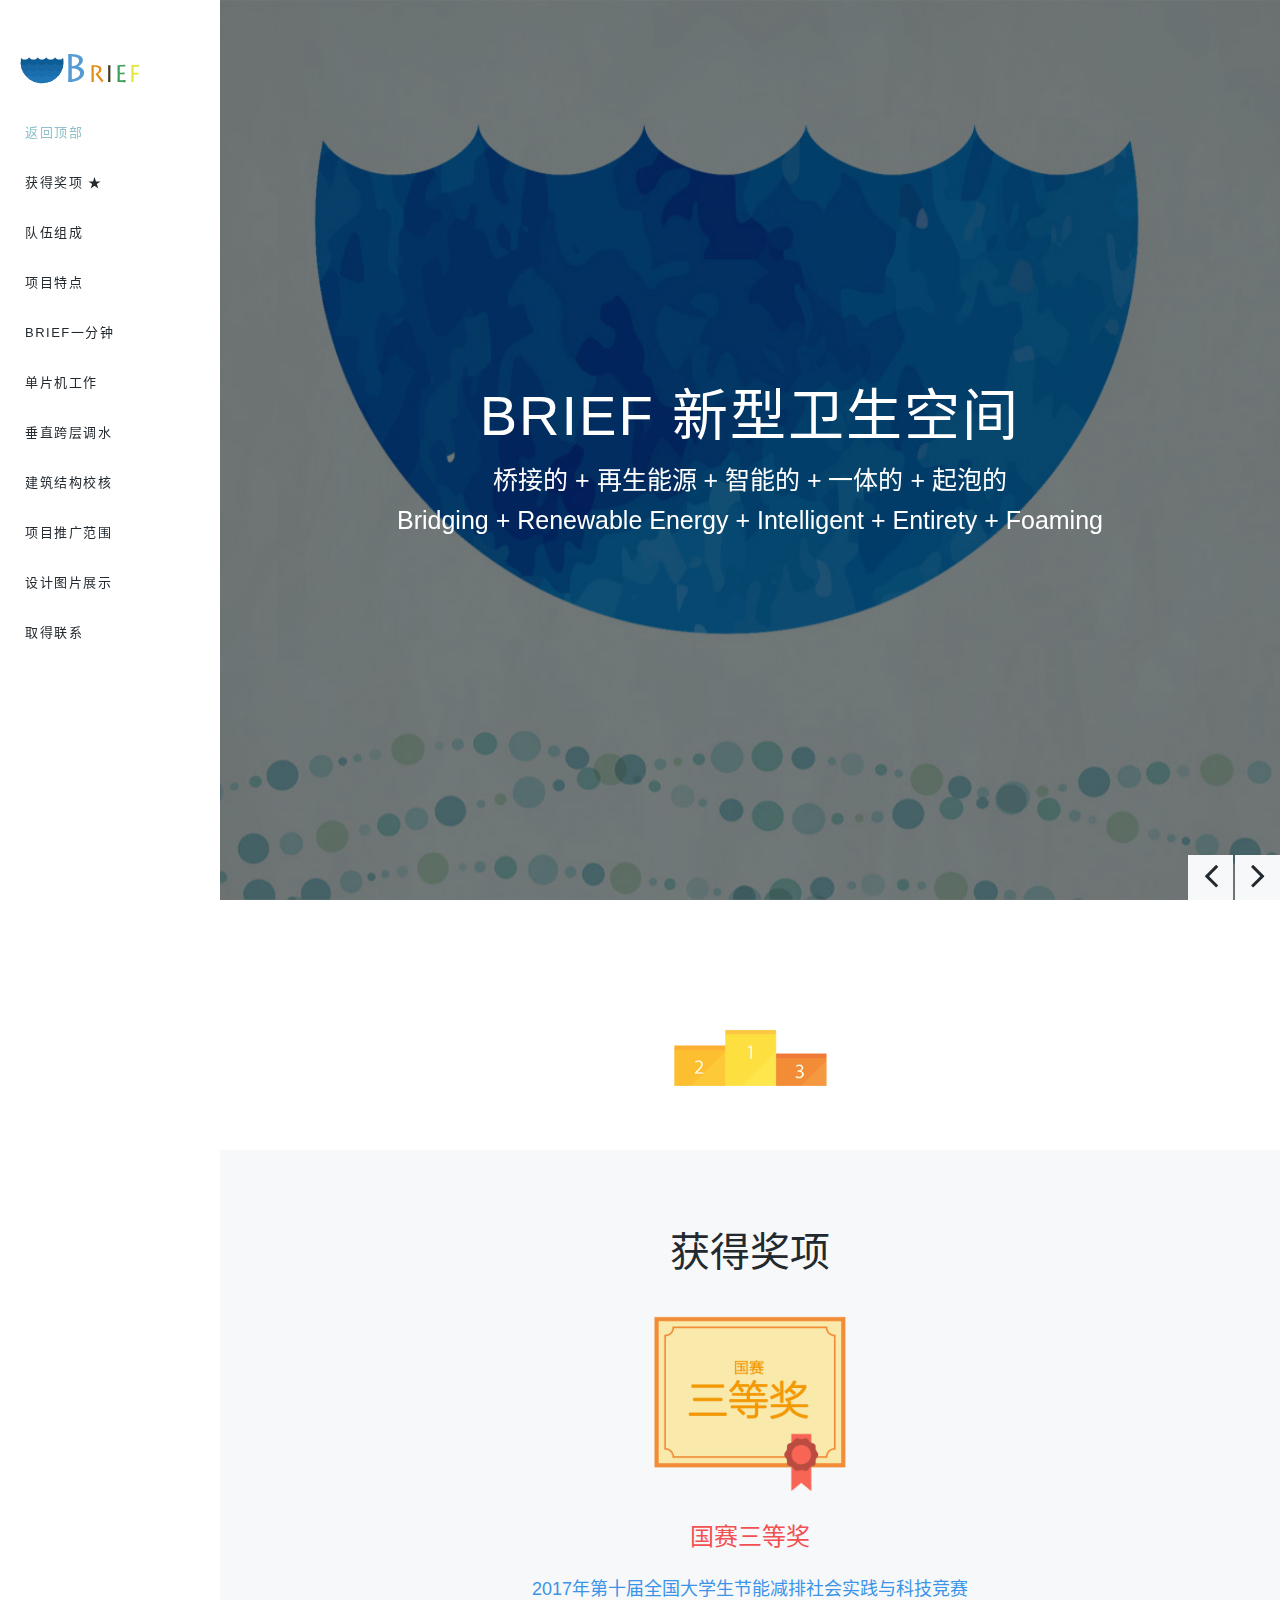
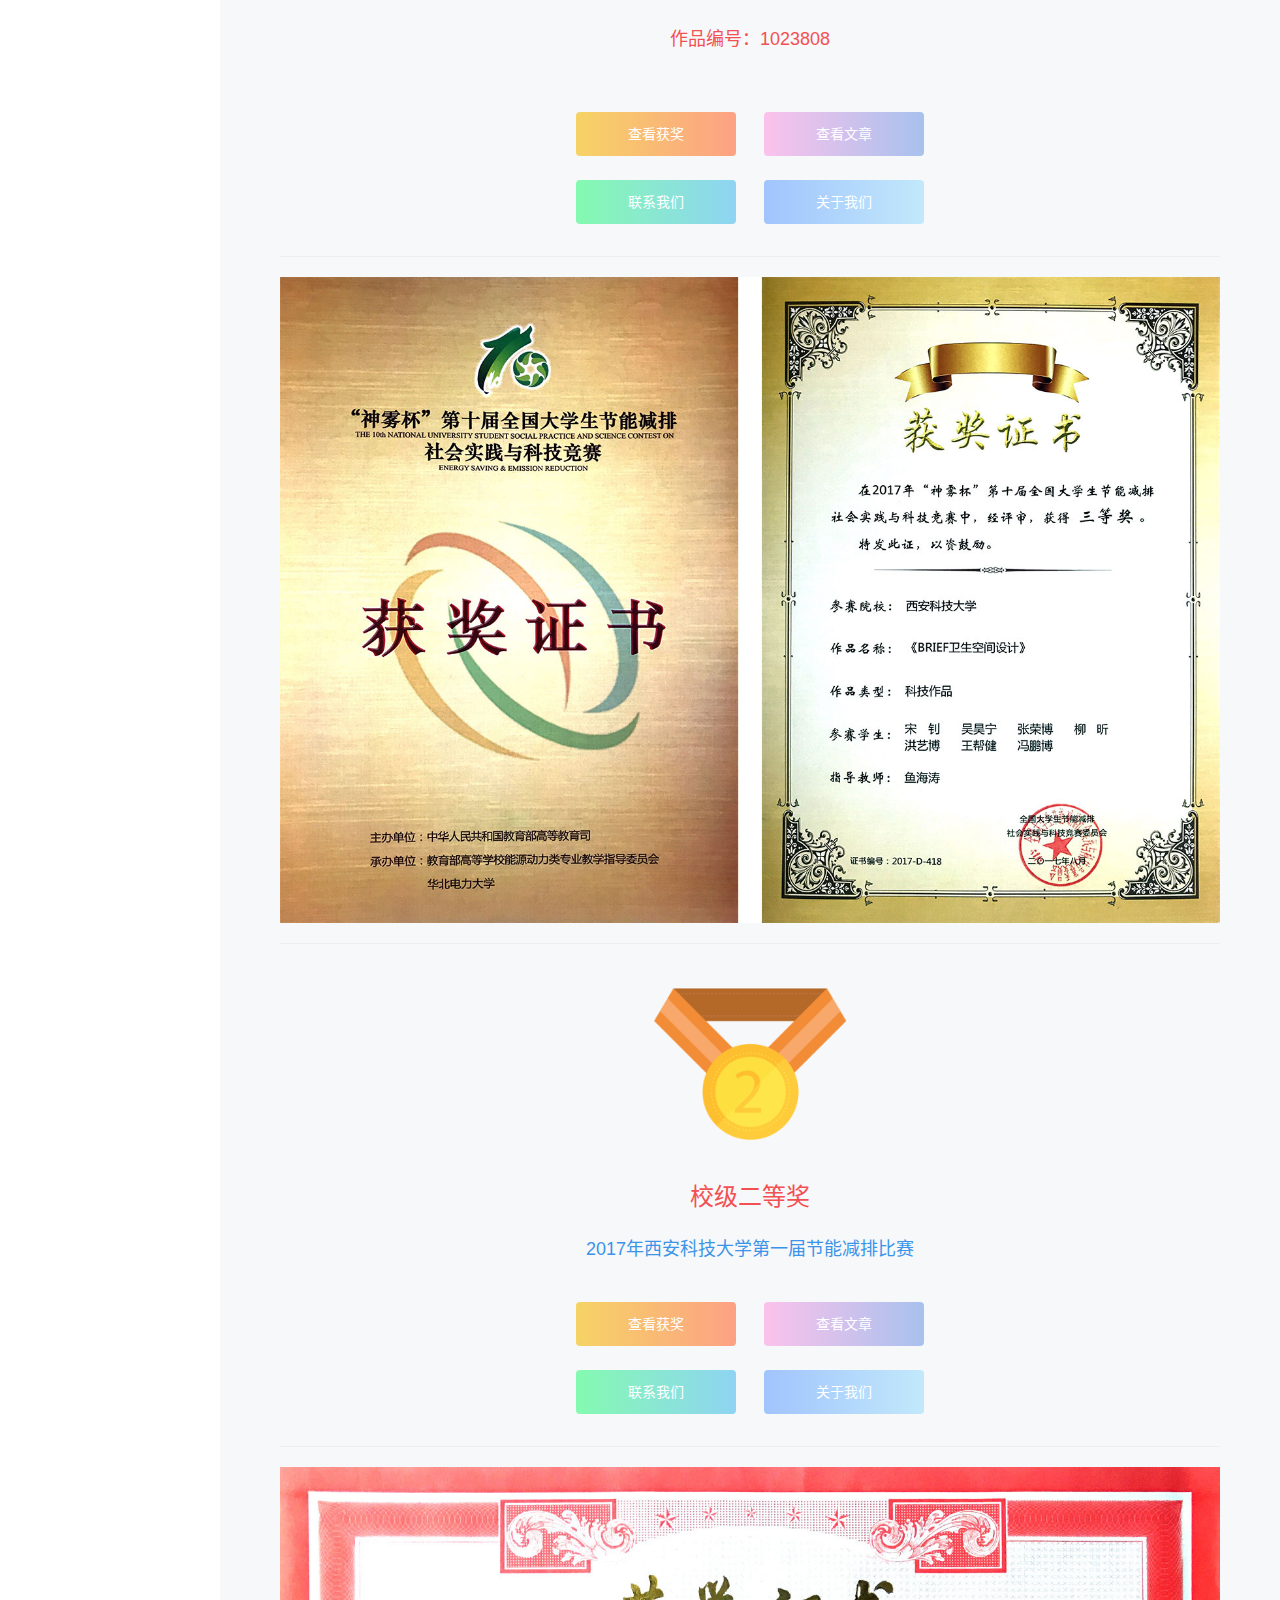
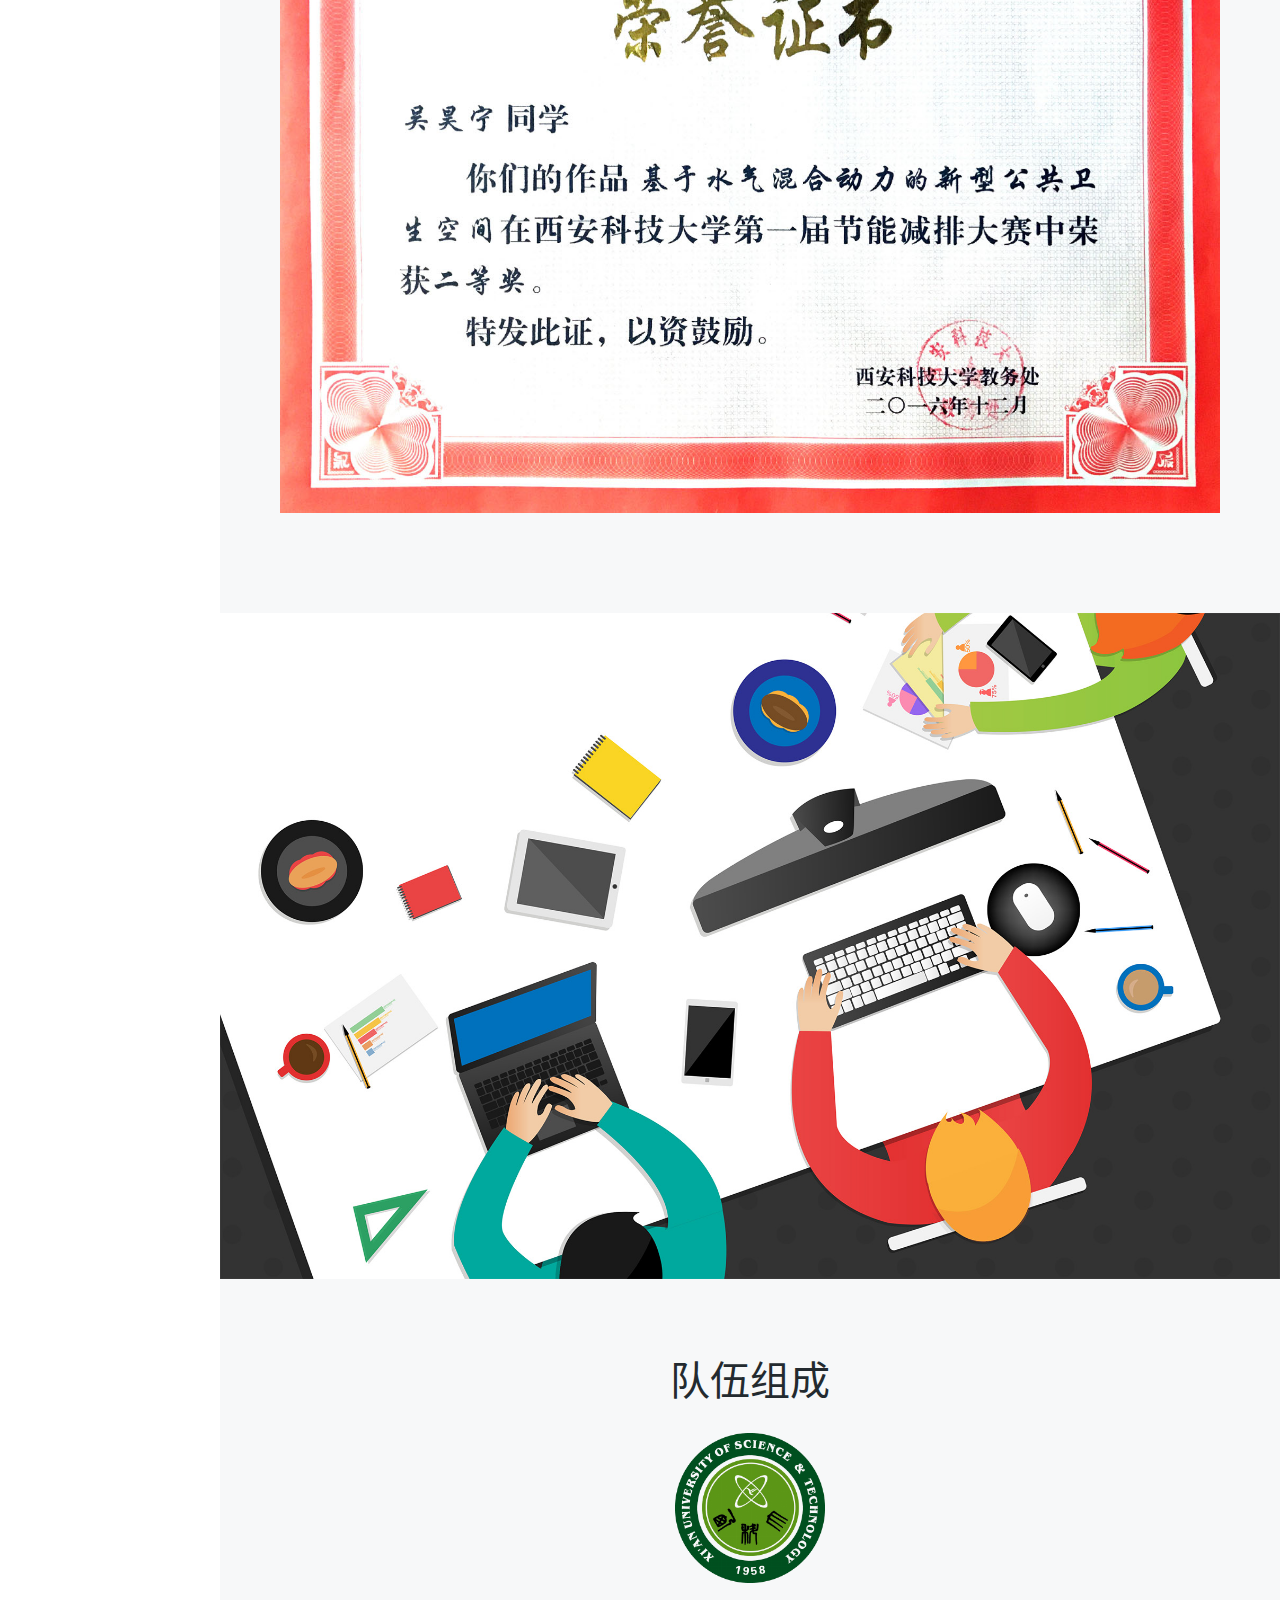
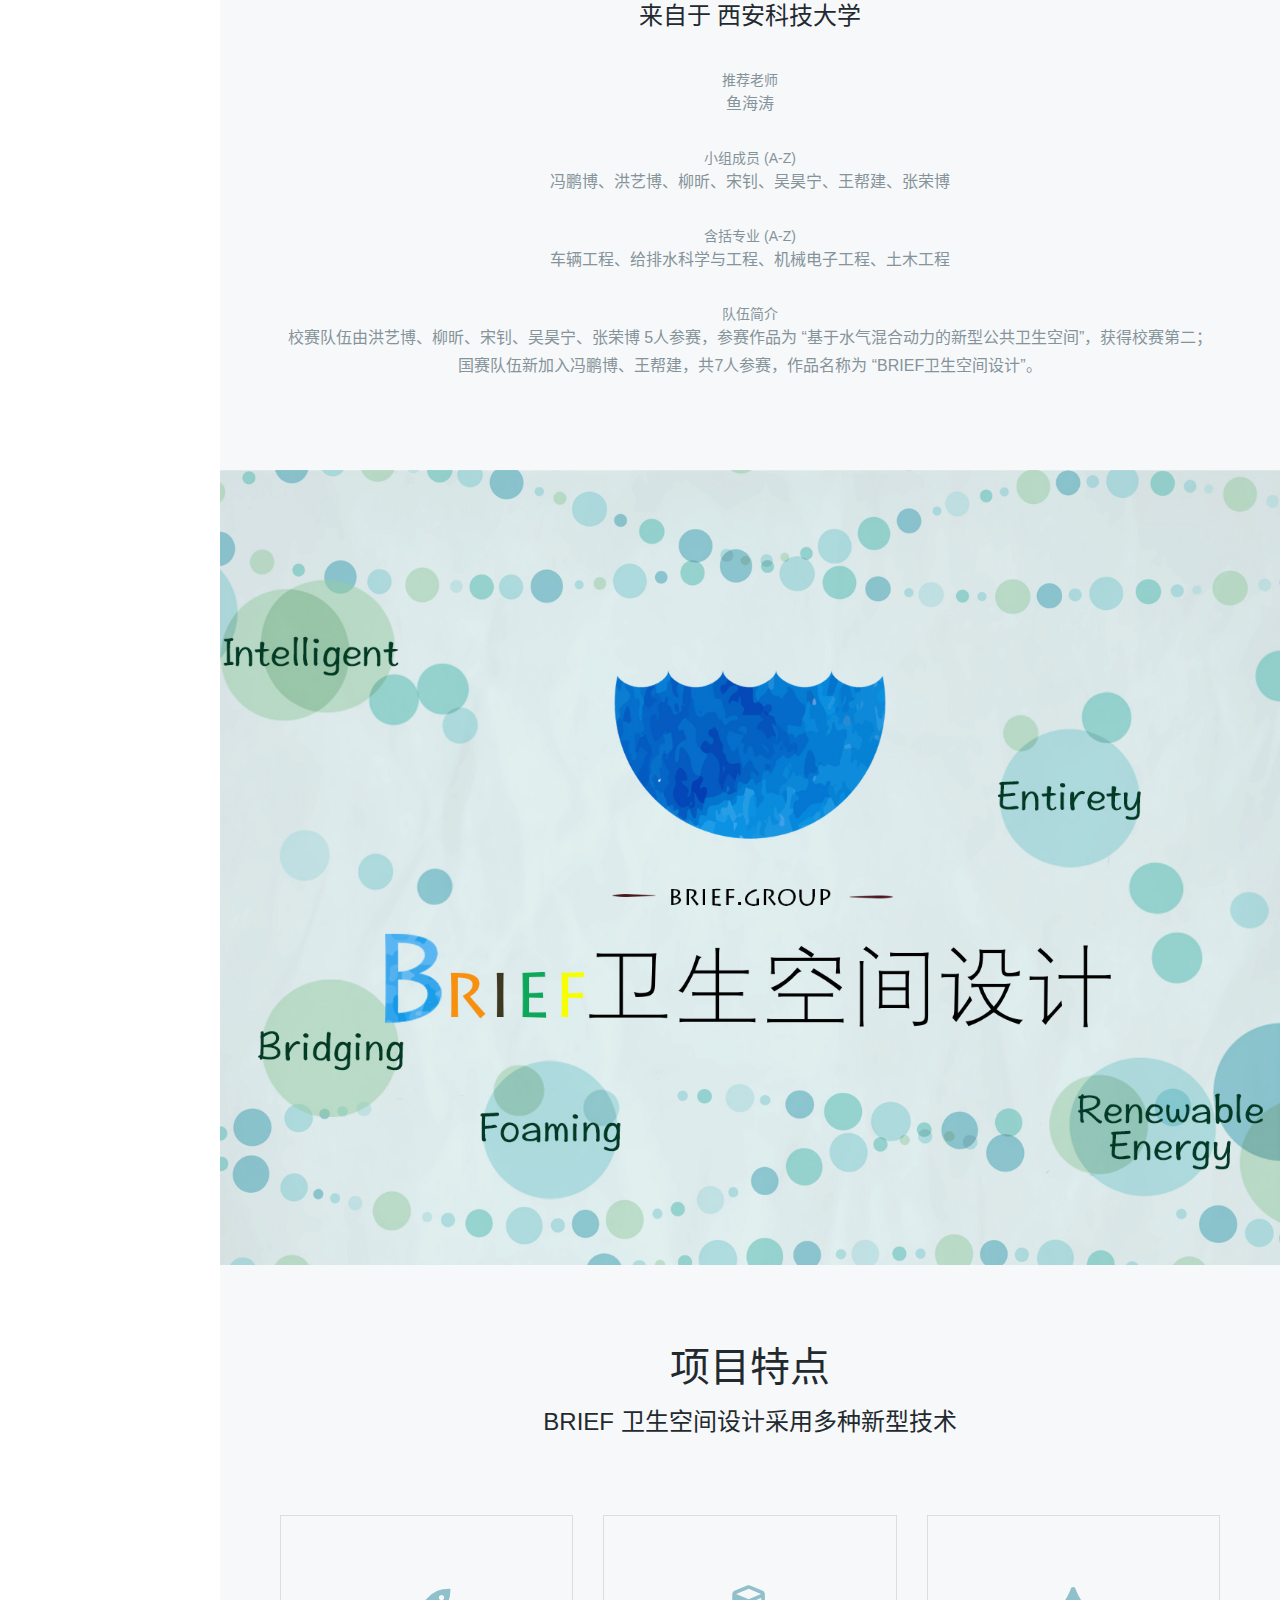
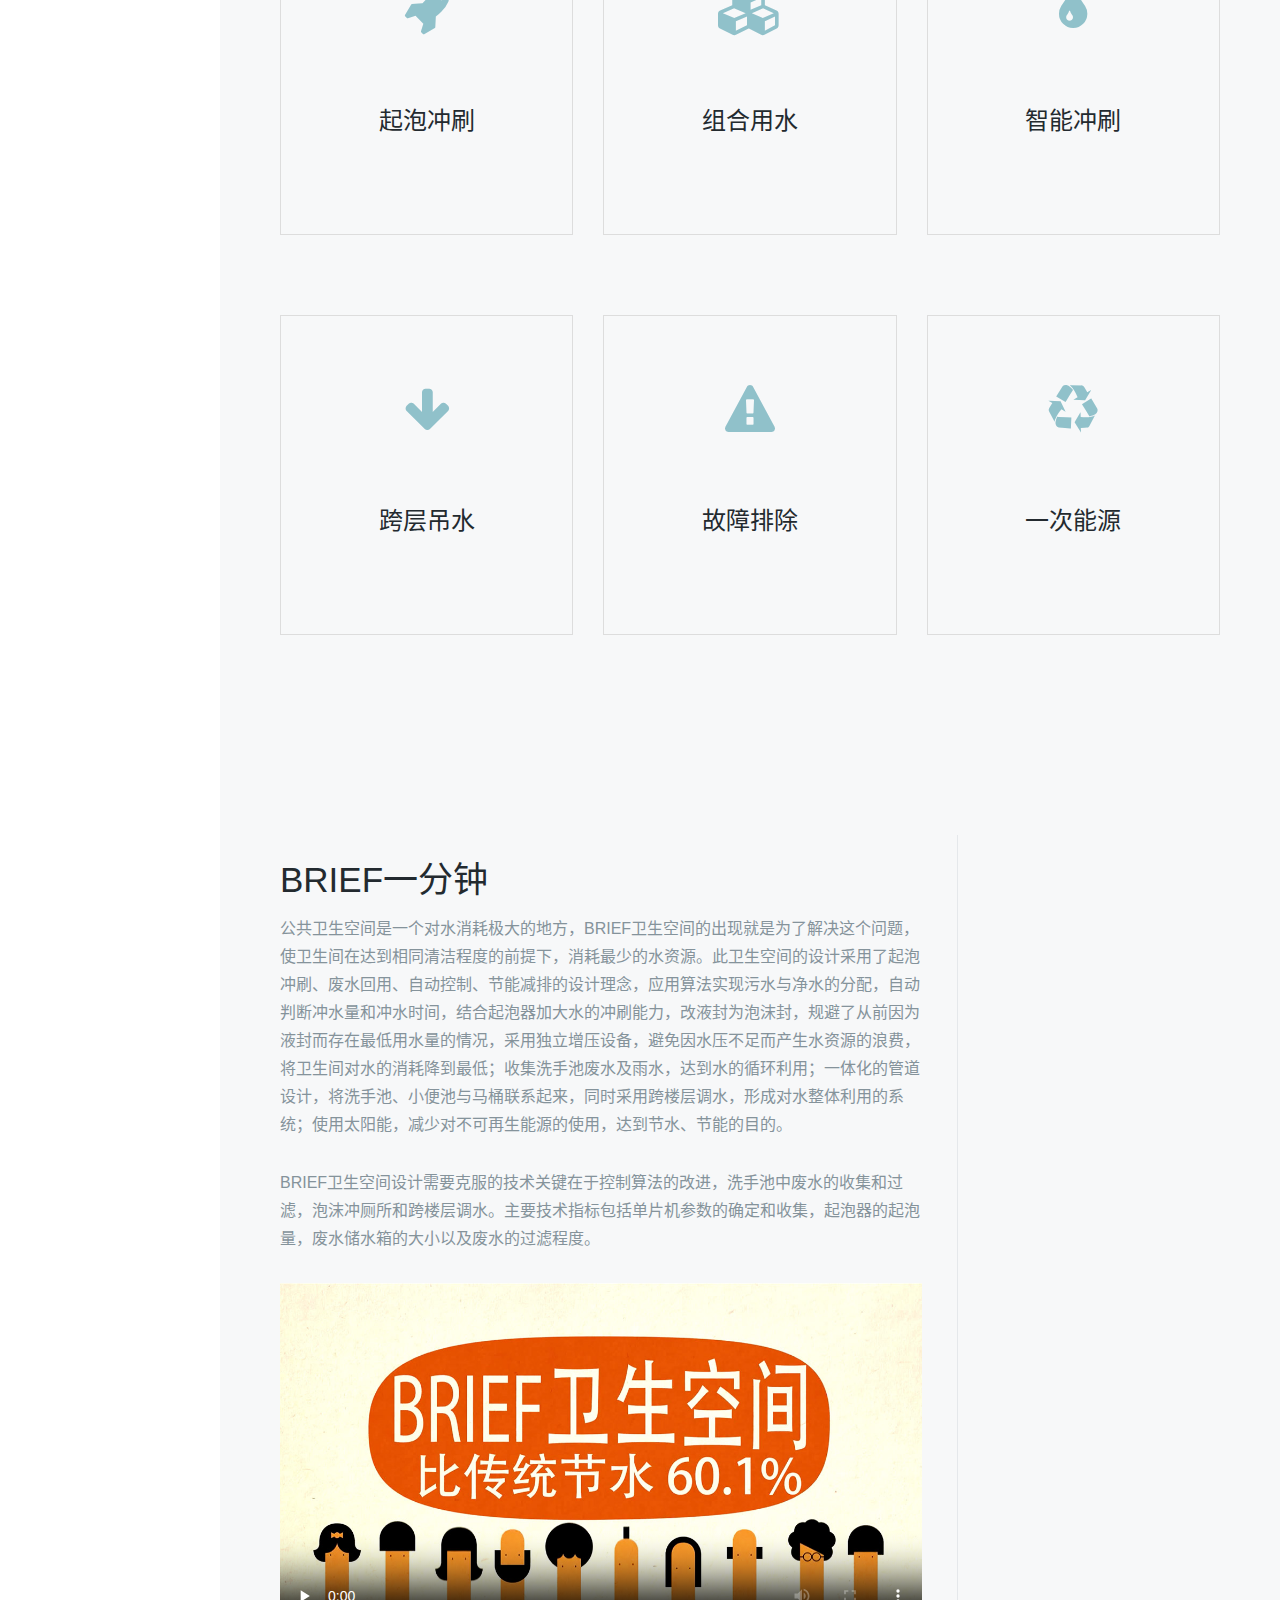
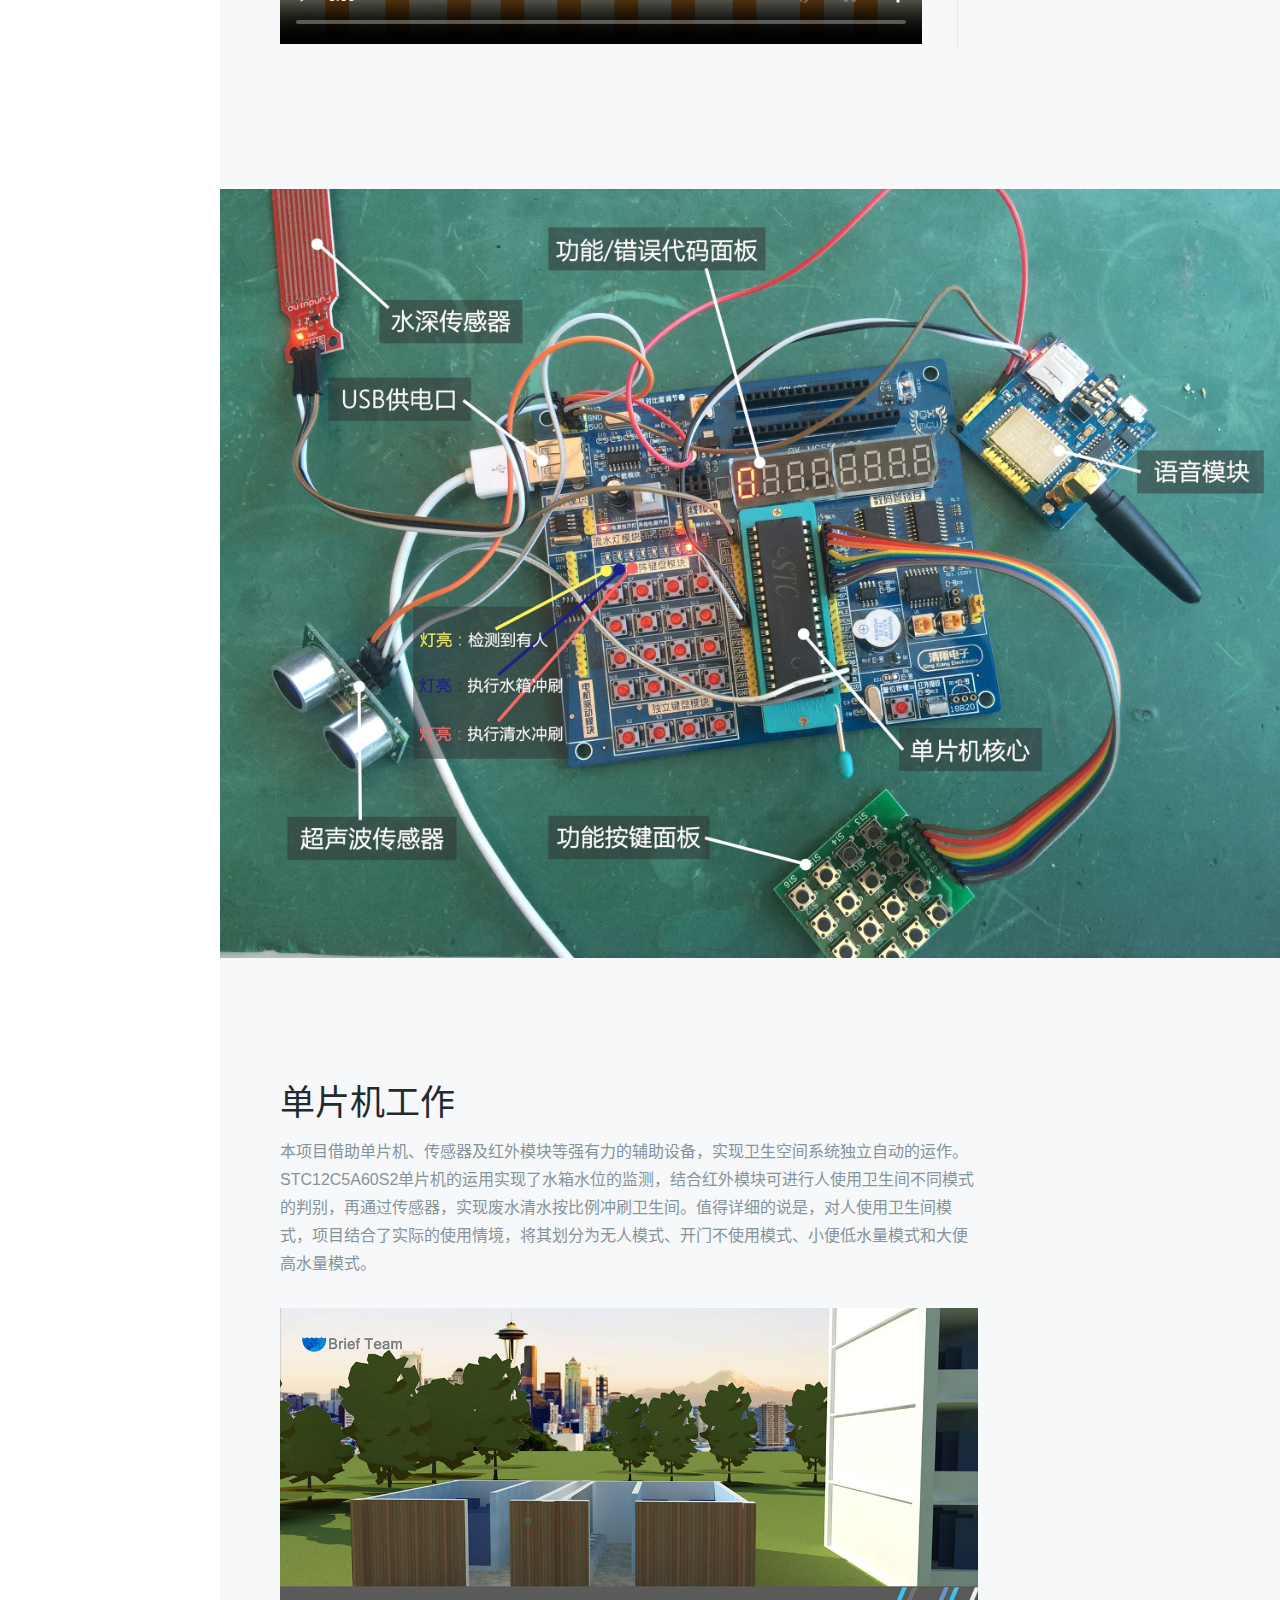
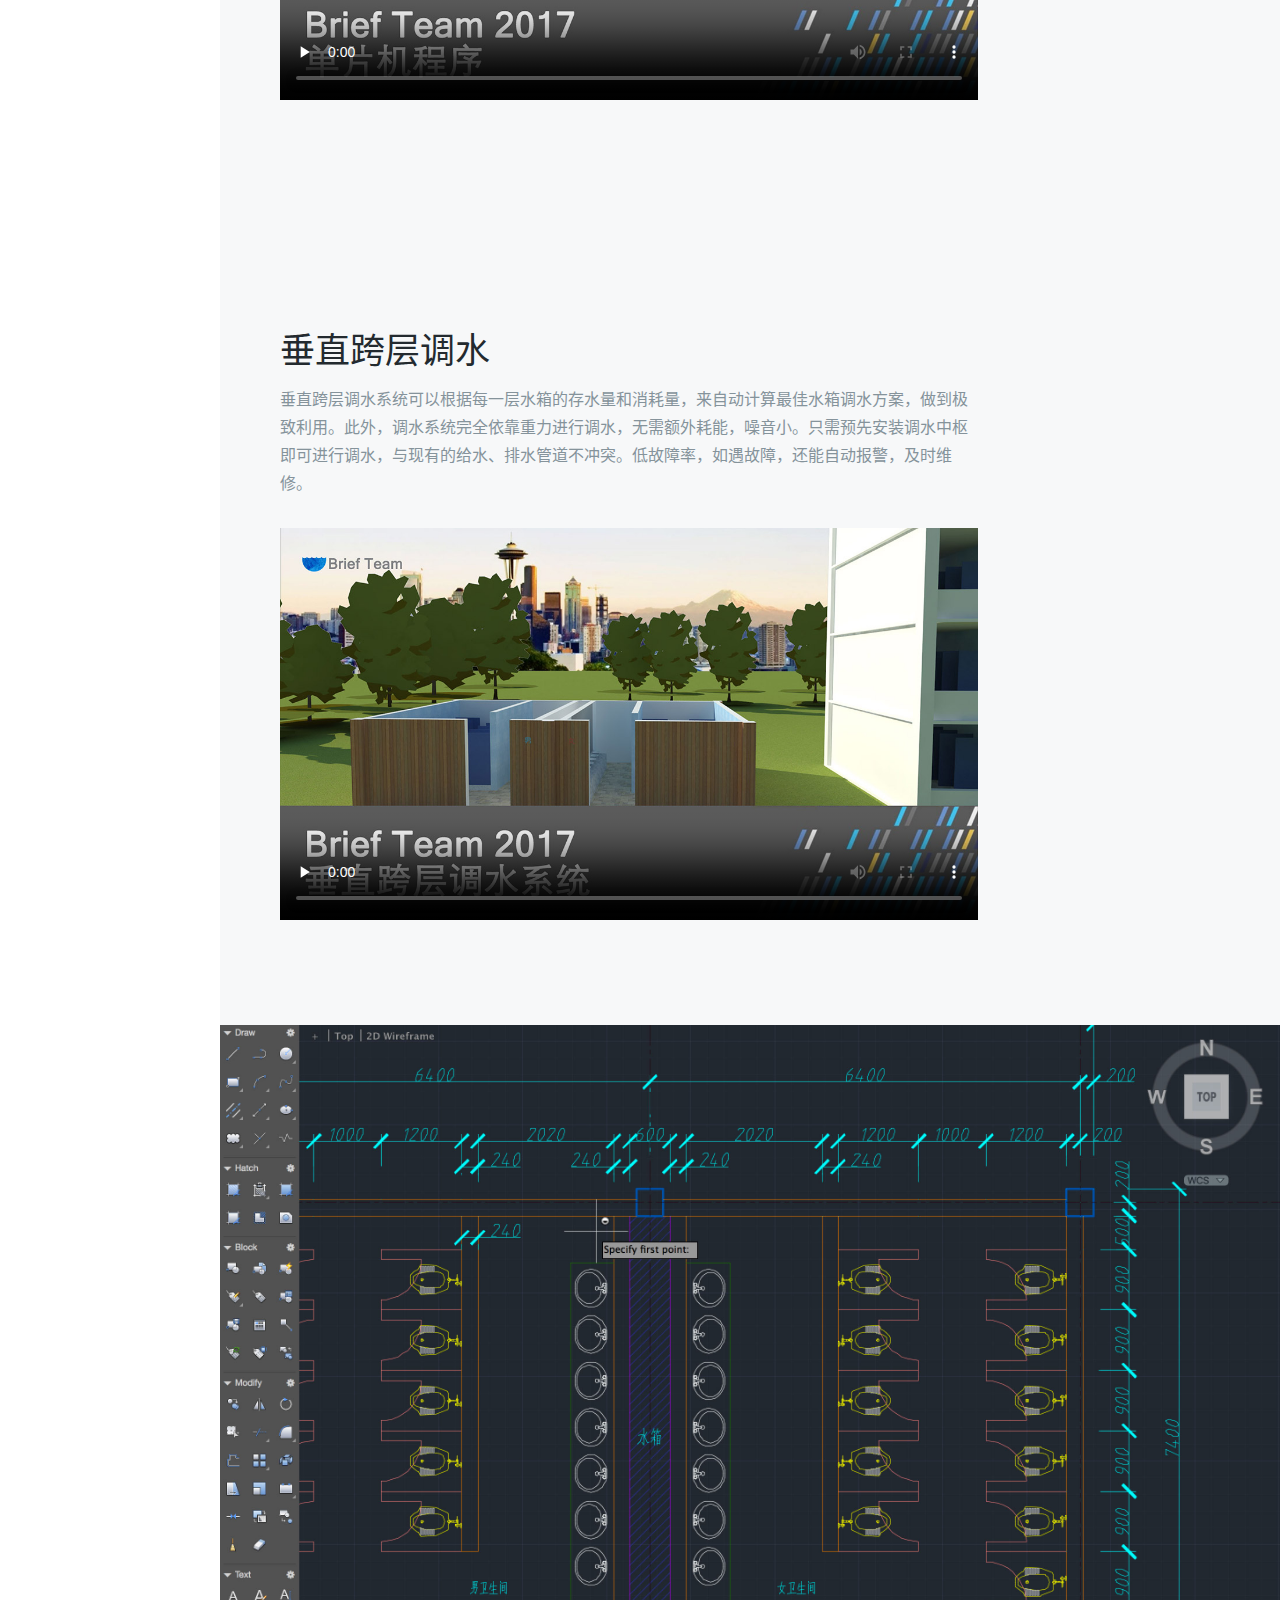
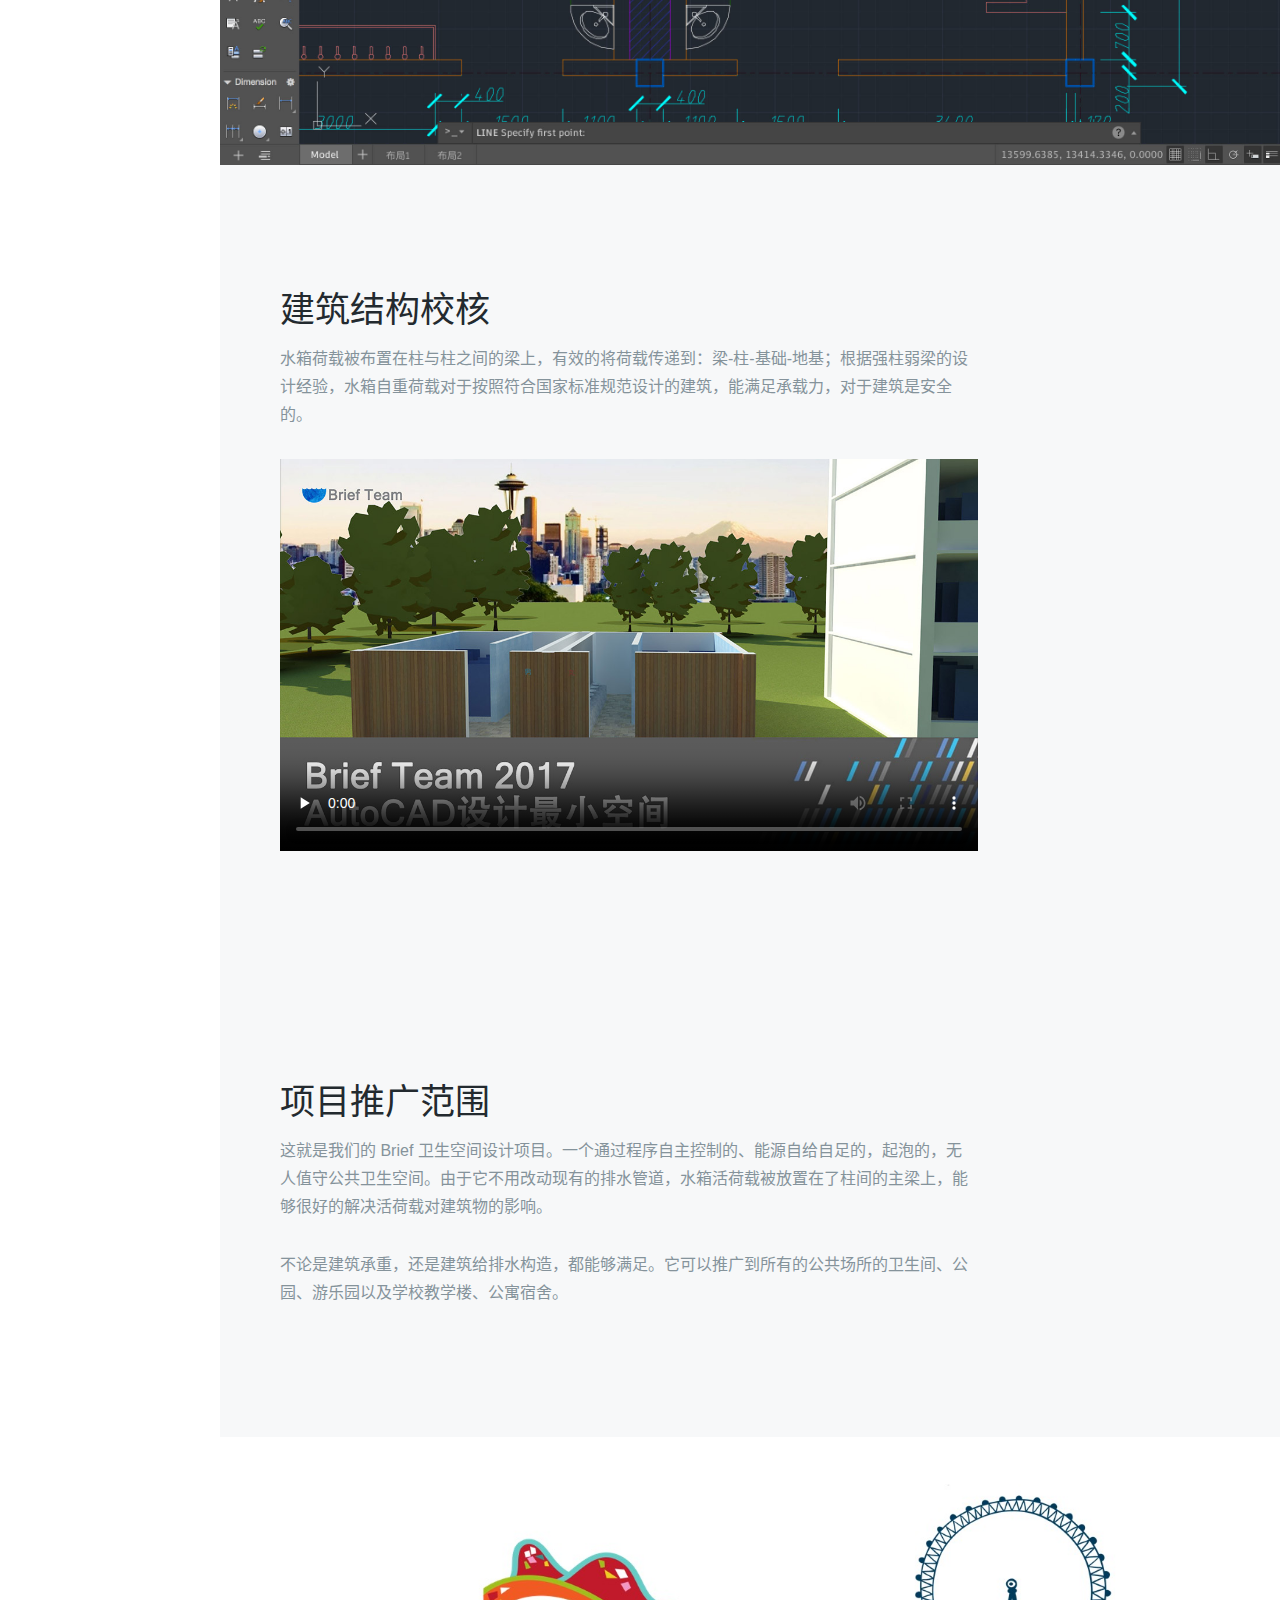
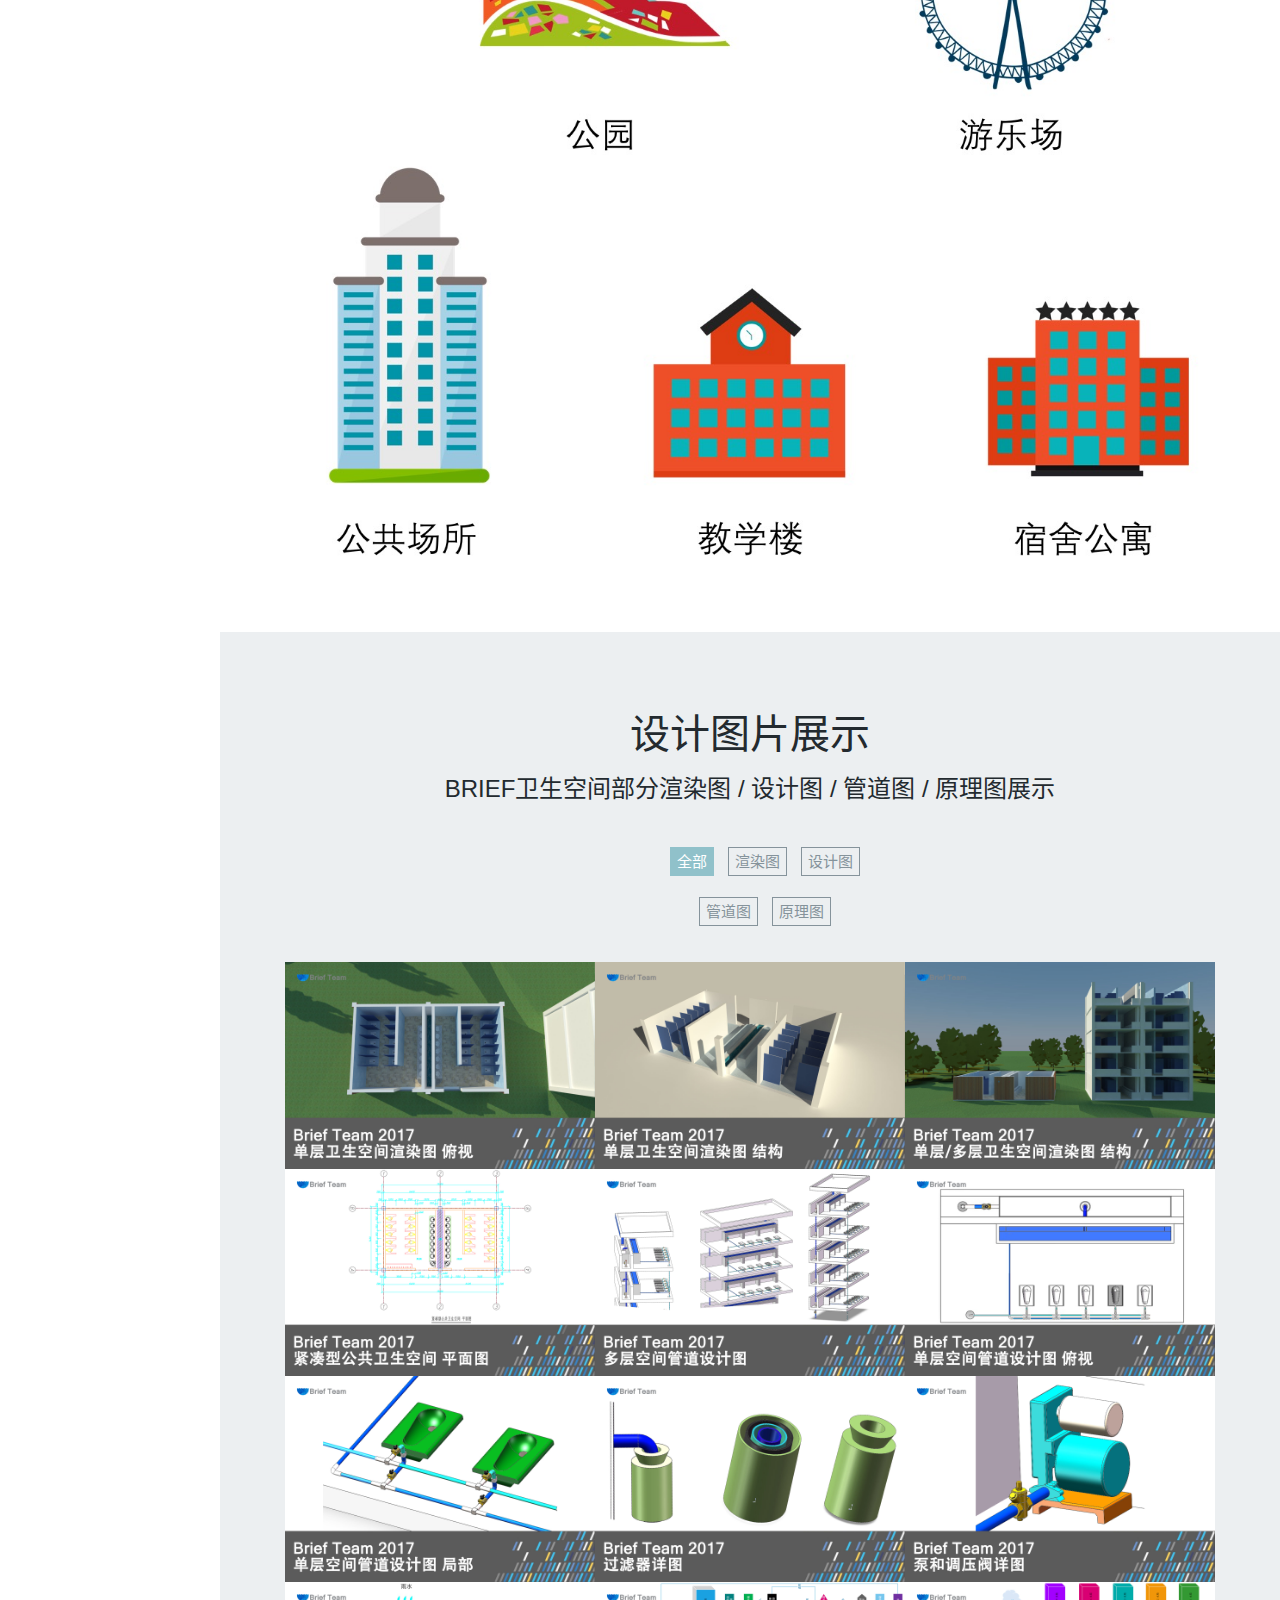
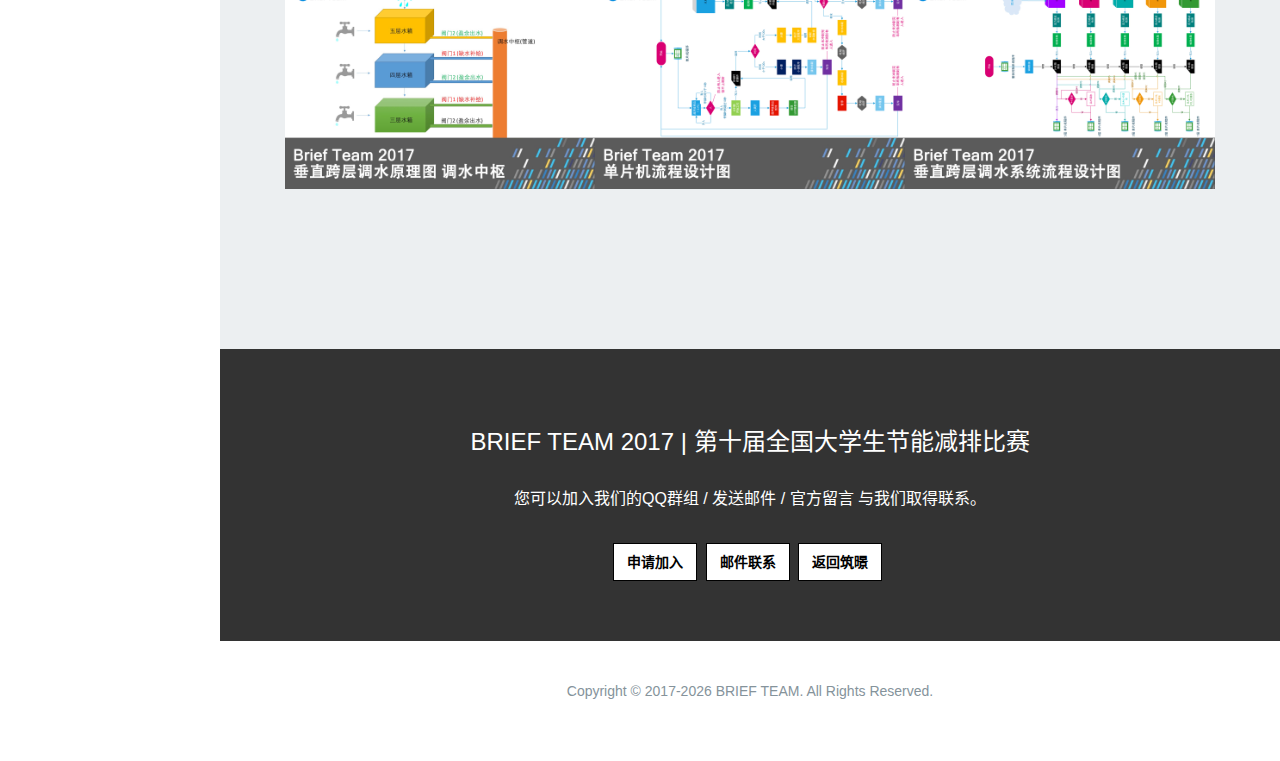
<file: index.html>
<!DOCTYPE html>
<html lang="zh-CN">

<head>
  <meta charset="utf-8">
  <meta name="viewport" content="width=device-width, initial-scale=1.0">
  <meta name="description" content="BERIF卫生空间设计,2017年第十届全国大学生节能减排比赛三等奖作品。">
  <meta name="author" content="BRIEF TEAM">

  <title>BERIF卫生空间设计 - 2017全国大学生节能减排比赛</title>

  <!--Library Styles-->
  <link href="assets/css/bootstrap.min.css" rel="stylesheet">
  <link href="assets/css/lib/font-awesome.css" rel="stylesheet">
  <link href="assets/css/lib/nivo-lightbox.css" rel="stylesheet">
  <link href="assets/css/lib/nivo-themes/default/default.css" rel="stylesheet">

  <!--Template Styles-->
  <link href="assets/css/style.css" rel="stylesheet">
  <link href="assets/css/scheme/purple.css" rel="stylesheet">
  <!--[if lt IE 9]>
      <script src="js/html5shiv.js"></script>
      <script src="js/respond.min.js"></script>
  <![endif]-->

  <!-- Google Analytics -->
  <script async src="https://www.googletagmanager.com/gtag/js?id=UA-137369058-1"></script>
  <script>
    window.dataLayer = window.dataLayer || [];

    function gtag() {
      dataLayer.push(arguments);
    }
    gtag('js', new Date());
    gtag('config', 'UA-137369058-1');
  </script>

  <!-- Favicons -->
  <link rel="apple-touch-icon" sizes="192x192" href="apple-touch-icon.png">
  <link rel="icon" type="image/png" href="favicon.png">
  <link rel="shortcut icon" href="favicon.ico">
  <meta name="theme-color" content="#FFFFFF">

  <!-- Open graph -->
  <meta property="og:site_name" content="BERIF卫生空间设计" />
  <meta property="og:url" content="brief.nousbuild.org" />
  <meta property="og:title" content="BERIF卫生空间设计 | 2017全国大学生节能减排比赛" />
  <meta property="og:image" content="https://brief.nousbuild.org/icon.png" />
  <meta property="og:description" content="欢迎访问BERIF卫生空间设计参赛作品网站。" />
  <!-- end open graph protocol -->

  <!-- Twitter card -->
  <meta name='twitter:card' content='欢迎访问BERIF卫生空间设计参赛作品网站。' />
  <meta name='twitter:site' content='BERIF卫生空间设计' />
  <meta name="twitter:url" content="brief.nousbuild.org" />
  <meta name='twitter:title' content='ERIF卫生空间设计 | 2017全国大学生节能减排比赛' />
  <meta name='twitter:image' content='https://brief.nousbuild.org/icon.png' />
  <meta name='twitter:description' content='欢迎访问BERIF卫生空间设计参赛作品网站。' />

  <!-- QQ sharing -->
  <meta itemprop="name" content="BERIF卫生空间设计" />
  <meta itemprop="image" content="https://brief.nousbuild.org/icon.png" />
  <meta name="description" itemprop="description" content="欢迎访问BERIF卫生空间设计参赛作品网站。" />

  <!-- WeChat sharing -->
  <script>
    var WECHAT_TITLE = 'BERIF卫生空间设计';
    var WECHAT_DESC = '欢迎访问BERIF卫生空间设计参赛作品网站。';
    var WECHAT_IMAGE = 'https://brief.nousbuild.org/icon.png';
    var WCHAT_NO_GA = '';
  </script>

</head>

<body>

  <!-- Preloader -->
  <div id="preloader"></div>

  <div id="main-wrapper">

    <!-- Site Navigation -->
    <div id="menu">
      <nav class="navbar navbar-default" role="navigation">

        <!-- Brand and toggle get grouped for better mobile display -->
        <div class="navbar-header">
          <button type="button" class="navbar-toggle" data-toggle="collapse" data-target="#bs-navbar-collapse"> <span
              class="sr-only">Toggle navigation</span> <span class="icon-bar"></span> <span class="icon-bar"></span>
            <span class="icon-bar"></span> </button>
          <a class="navbar-brand sscroll" href="index.html#top"> <img src="assets/images/logo.svg" alt="logo"> </a>
        </div>

        <!-- Collect the nav links, forms, and other content for toggling -->
        <div class="collapse navbar-collapse" id="bs-navbar-collapse">
          <ul class="nav navbar-nav">
            <li class="active"><a class="sscroll" href="index.html#top">返回顶部</a></li>
            <li><a class="sscroll" href="index.html#awards">获得奖项 &#9733;</a></li>
            <li><a class="sscroll" href="index.html#team">队伍组成</a></li>
            <li><a class="sscroll" href="index.html#feature">项目特点</a></li>
            <li><a class="sscroll" href="index.html#onemin">Brief一分钟</a></li>
            <li><a class="sscroll" href="index.html#mcu">单片机工作</a></li>
            <li><a class="sscroll" href="index.html#water">垂直跨层调水</a></li>
            <li><a class="sscroll" href="index.html#structure">建筑结构校核</a></li>
            <li><a class="sscroll" href="index.html#forward">项目推广范围</a></li>
            <li><a class="sscroll" href="index.html#photo">设计图片展示</a></li>
            <li><a class="sscroll" href="index.html#connect">取得联系</a></li>
          </ul>
        </div>

      </nav>
    </div>
    <div id="container">

      <!-- 返回顶部 -->
      <section id="top" class="home">
        <div id="home-slide">
          <ul class="slides-container text-center">
            <li>
              <div class="slide-text">
                <h2>BRIEF 新型卫生空间</h2>
                <span>桥接的 + 再生能源 + 智能的 + 一体的 + 起泡的</span> <br />
                <span>Bridging + Renewable Energy + Intelligent + Entirety + Foaming</span>
              </div>
              <div class="slide-filter"></div>
              <img src="assets/images/slider/slide-0.jpg" class="par" alt="Brief Logo">
            </li>
            <li>
              <div class="slide-text">
                <h2>BRIEF卫生空间设计</h2>
                <span>获得2017年全国大学生节能减排比赛国赛三等奖</span>
              </div>
              <div class="slide-filter"></div>
              <img src="assets/images/slider/slide-three.jpg" class="par" alt="国赛三等奖">
            </li>
            <li>
              <div class="slide-text">
                <h2>BRIEF 卫生空间</h2>
                <span>相比于传统卫生空间节水达到60.1%</span> <br />
              </div>
              <div class="slide-filter"></div>
              <img src="assets/images/slider/slide-1.jpg" class="par" alt="节水率60.1%">
            </li>
            <li>
              <div class="slide-text">
                <h2>满足建筑结构校核</h2>
                <span>BRIEF 卫生空间不会对建筑结构的安全性产生不利之处。</span> <br />
              </div>
              <div class="slide-filter"></div>
              <img src="assets/images/slider/slide-2.jpg" class="par" alt="结构渲染图">
            </li>
            <li>
              <div class="slide-text">
                <h2>单片机，它取代了人的控制</h2>
                <span>单片机程序保证了：节水要求、杜绝了脏坑的出现，干净卫生</span> <br />
              </div>
              <div class="slide-filter"></div>
              <img src="assets/images/slider/slide-3.jpg" class="par" alt="单片机">
            </li>
            <li>
              <div class="slide-text">
                <h2>太阳能板，利用一次能源</h2>
                <span>配备了太阳能板的BRIEF的单层卫生空间，可以实现能源自给自足。<br>
                  多层卫生空间，可以减少电费开支。</span> <br />
              </div>
              <div class="slide-filter"></div>
              <img src="assets/images/slider/slide-4.jpg" class="par" alt="Brief渲染图">
            </li>
            <li>
              <div class="slide-text">
                <h2>跨层调水程序，解决二次水资源分配不均</h2>
                <span>顶层雨水收集量大，低层人流量大，上水下用，节约用水。</span> <br />
              </div>
              <div class="slide-filter"></div>
              <img src="assets/images/slider/slide-5.jpg" class="par" alt="程序代码">
            </li>
            <li>
              <div class="slide-text">
                <h2>经济合理，适用范围广</h2>
                <span>适用推广于：公园、商场、写字楼、教学楼和学生公寓。</span> <br />
              </div>
              <div class="slide-filter"></div>
              <img src="assets/images/slider/slide-6.jpg" class="par" alt="Brief渲染图">
            </li>
          </ul>
          <nav class="slides-navigation slidez"> <a href="javascript:;" class="next"> <i class="fa fa-angle-right"></i>
            </a> <a href="javascript:;" class="prev"> <i class="fa fa-angle-left"></i> </a> </nav>
        </div>
      </section>
      <!-- 结束 返回顶部 -->

      <!-- 获奖 -->
      <img src="assets/images/brief-three.png" width="100%" height="100%" alt="2nd">
      <section id="awards" class="services">
        <div class="row">
          <div class="col-md-12">
            <div class="header-content">
              <h2>获得奖项</h2>
              <br>
              <img src="assets/images/three.png" width="200px" height="20%" alt="3rd">
              <h3>
                <font color="#F35052">国赛三等奖</font>
              </h3>
              <h4>
                <font color="#3B94E8">2017年第十届全国大学生节能减排社会实践与科技竞赛</font>
              </h4>
              <h4>
                <font color="#F35052">作品编号：1023808</font>
              </h4>
              <br>
              <div class="brief-btn brief brief-1"
                onclick="window.open('http://jienengjianpai.org/Article.asp?ID=168')">查看获奖</div>
              <div class="brief-btn brief brief-2"
                onclick="window.open('https://www.nousbuild.org/sanews/brief-national-competition/')">查看文章</div>
              <br>
              <div class="brief-btn brief brief-3" onclick="window.location='mailto:admin@nousbuild.com'">联系我们</div>
              <div class="brief-btn brief brief-4" onclick="window.location='#team'">关于我们</div>
              <br>
              <hr />
              <img src="assets/images/brief-certificate.jpg" alt="Brief Certificate" width="100%" height="100%">
              <hr />
              <img src="assets/images/two.png" width="200px" height="20%" alt="2nd">
              <h3>
                <font color="#F35052">校级二等奖</font>
              </h3>
              <h4>
                <font color="#3B94E8">2017年西安科技大学第一届节能减排比赛</font>
              </h4>
              <div class="brief-btn brief brief-1" onclick="window.open('https://jwc.xust.edu.cn/info/1010/2077.htm')">
                查看获奖</div>
              <div class="brief-btn brief brief-2" onclick="window.open('https://www.nousbuild.org/sanews/brief/')">查看文章
              </div>
              <br>
              <div class="brief-btn brief brief-3" onclick="window.location='mailto:admin@nousbuild.com'">联系我们</div>
              <div class="brief-btn brief brief-4" onclick="window.location='#team'">关于我们</div>
              <br>
              <hr />
              <img src="assets/images/brief-certificate-2.jpg" alt="Brief Certificate" width="100%" height="100%">
            </div>
          </div>
        </div>
      </section>
      <!-- 结束 获奖-->

      <img src="assets/images/brief-team.jpg" alt="Brief Team Banner" width="100%" height="100%">

      <!-- 队伍组成 -->
      <section id="team" class="services">
        <div class="row">
          <div class="col-md-12">
            <div class="header-content">
              <h2>队伍组成</h2>
              <br>
              <img src="assets/images/xust-logo.png" alt="XUST Logo" width="150px" height="20%">
              <h3>来自于 西安科技大学</h3>
            </div>
            <center>
              <div class="row">推荐老师</div>
              <p>鱼海涛</p>
              <div class="row">小组成员 (A-Z)</div>
              <p>冯鹏博、洪艺博、柳昕、宋钊、吴昊宁、王帮建、张荣博</p>
              <div class="row">含括专业 (A-Z)</div>
              <p>车辆工程、给排水科学与工程、机械电子工程、土木工程</p>
              <div class="row">队伍简介</div>
              <p>校赛队伍由洪艺博、柳昕、宋钊、吴昊宁、张荣博 5人参赛，参赛作品为 “基于水气混合动力的新型公共卫生空间”，获得校赛第二；<br> 国赛队伍新加入冯鹏博、王帮建，共7人参赛，作品名称为
                “BRIEF卫生空间设计”。</p>
            </center>
          </div>
        </div>
      </section>
      <!-- 结束 队伍组成 -->

      <img src="assets/images/saveWater-banner.jpg" alt="Save Water Banner" width="100%" height="100%">

      <!-- 项目特点 -->
      <section id="feature" class="services">
        <div class="row">
          <div class="col-md-12">
            <div class="header-content">
              <h2>项目特点</h2>
              <h3>BRIEF 卫生空间设计采用多种新型技术</h3>
            </div>
          </div>
          <div class="col-md-12">
            <div class="row">
              <div class="col-md-4 col-sm-6 col-xs-12">
                <div class="service">
                  <div class="icon-holder"> <i class="fa fa-rocket"></i> </div>
                  <h3 class="heading">起泡冲刷</h3>
                  <p class="description">气泡冲刷，在出水口加入起泡结构，减少水的流量，从而从单位冲刷时间内，降低用水量。</p>
                </div>
              </div>
              <div class="col-md-4 col-sm-6 col-xs-12">
                <div class="service">
                  <div class="icon-holder"> <i class="fa fa-cubes"></i> </div>
                  <h3 class="heading">组合用水</h3>
                  <p class="description">4.2L水箱中水 + 1.8L清水冲刷，组合用水，再次减少清水一次用量，提高水的利用率。</p>
                </div>
              </div>
              <div class="col-md-4 col-sm-6 col-xs-12">
                <div class="service">
                  <div class="icon-holder"> <i class="fa fa-tint"></i> </div>
                  <h3 class="heading">智能冲刷</h3>
                  <p class="description">超声波检测，人进计时，人离即冲。根据时间事件自动分辨大、小便，自动冲刷，杜绝脏坑。</p>
                </div>
              </div>
              <div class="col-md-4 col-sm-6 col-xs-12">
                <div class="service">
                  <div class="icon-holder"> <i class="fa fa-arrow-down"></i> </div>
                  <h3 class="heading">跨层吊水</h3>
                  <p class="description">对于多层的BRIEF卫生空间，还可以将高层富余的中水资源，利用“调水中枢”管道，补给底层大量的用水需求。</p>
                </div>
              </div>
              <div class="col-md-4 col-sm-6 col-xs-12">
                <div class="service">
                  <div class="icon-holder"> <i class="fa fa-warning"></i> </div>
                  <h3 class="heading">故障排除</h3>
                  <p class="description">单片机虽然有着低故障率的特点，但是万一发生不确定故障，单片机程序也能通过连接的后台发送短信提示。</p>
                </div>
              </div>
              <div class="col-md-4 col-sm-6 col-xs-12">
                <div class="service">
                  <div class="icon-holder"> <i class="fa fa-recycle"></i> </div>
                  <h3 class="heading">一次能源</h3>
                  <p class="description">BRIEF卫生空间采用了太阳能（一次能源）收集版，能够满足单层卫生空间的用电需求。</p>
                </div>
              </div>
            </div>
          </div>
        </div>
      </section>
      <!-- 结束 项目特点 -->

      <!-- Brief一分钟 -->
      <section id="onemin" class="blog">
        <div class="row">
          <div class="col-md-9">
            <div id="primary" class="row">
              <div class="col-md-12">
                <article class="post">
                  <div class="post-title">
                    <h1>BRIEF一分钟</h1>
                  </div>
                  <div class="post-content">
                    <p>
                      公共卫生空间是一个对水消耗极大的地方，BRIEF卫生空间的出现就是为了解决这个问题，使卫生间在达到相同清洁程度的前提下，消耗最少的水资源。此卫生空间的设计采用了起泡冲刷、废水回用、自动控制、节能减排的设计理念，应用算法实现污水与净水的分配，自动判断冲水量和冲水时间，结合起泡器加大水的冲刷能力，改液封为泡沫封，规避了从前因为液封而存在最低用水量的情况，采用独立增压设备，避免因水压不足而产生水资源的浪费，将卫生间对水的消耗降到最低；收集洗手池废水及雨水，达到水的循环利用；一体化的管道设计，将洗手池、小便池与马桶联系起来，同时采用跨楼层调水，形成对水整体利用的系统；使用太阳能，减少对不可再生能源的使用，达到节水、节能的目的。
                    </p>
                    <p>
                      BRIEF卫生空间设计需要克服的技术关键在于控制算法的改进，洗手池中废水的收集和过滤，泡沫冲厕所和跨楼层调水。主要技术指标包括单片机参数的确定和收集，起泡器的起泡量，废水储水箱的大小以及废水的过滤程度。
                    </p>
                    <!--<video width="100%" height="100%" id="video1" controls></video>-->
                    <video width="100%" height="100%" controls="controls" preload="none"
                      poster="assets/images/video-one-minute.jpg">
                      <source src="https://brief.nousbuild.org/brief2017/brief-one-minute.mp4"
                        type="video/mp4">
                    </video>
                  </div>
                </article>
              </div>
            </div>
          </div>
        </div>
      </section>
      <!-- 结束 Brief一分钟 -->

      <img src="assets/images/brief-mcu-banner.jpg" alt="MCU" width="100%" height="100%">

      <!-- 单片机工作 -->
      <section id="mcu" class="blog">
        <div class="row">
          <div class="col-md-9">
            <div id="primary2" class="row">
              <div class="col-md-12">
                <article class="post">
                  <div class="post-title">
                    <h1>单片机工作</h1>
                  </div>
                  <div class="post-content">
                    <p>
                      本项目借助单片机、传感器及红外模块等强有力的辅助设备，实现卫生空间系统独立自动的运作。STC12C5A60S2单片机的运用实现了水箱水位的监测，结合红外模块可进行人使用卫生间不同模式的判别，再通过传感器，实现废水清水按比例冲刷卫生间。值得详细的说是，对人使用卫生间模式，项目结合了实际的使用情境，将其划分为无人模式、开门不使用模式、小便低水量模式和大便高水量模式。
                    </p>
                    <!--<video width="100%" height="100%" id="video2" controls></video>-->
                    <video width="100%" height="100%" controls="controls" preload="none"
                      poster="assets/images/video-1.jpg">
                      <source src="https://brief.nousbuild.org/brief2017/brief-MCU.mp4"
                        type="video/mp4">
                    </video>
                  </div>
                </article>
              </div>
            </div>
          </div>
        </div>
      </section>
      <!-- 结束 单片机工作 -->

      <!-- 垂直跨层调水 -->
      <section id="water" class="blog">
        <div class="row">
          <div class="col-md-9">
            <div id="primary3" class="row">
              <div class="col-md-12">
                <article class="post">
                  <div class="post-title">
                    <h1>垂直跨层调水</h1>
                  </div>
                  <div class="post-content">
                    <p>
                      垂直跨层调水系统可以根据每一层水箱的存水量和消耗量，来自动计算最佳水箱调水方案，做到极致利用。此外，调水系统完全依靠重力进行调水，无需额外耗能，噪音小。只需预先安装调水中枢即可进行调水，与现有的给水、排水管道不冲突。低故障率，如遇故障，还能自动报警，及时维修。
                    </p>
                    <!--<video width="100%" height="100%" id="video3" controls></video>-->
                    <video width="100%" height="100%" controls="controls" preload="none"
                      poster="assets/images/video-2.jpg">
                      <source
                        src="https://brief.nousbuild.org/brief2017/brief-vertical-cross-layer-water-system.mp4"
                        type="video/mp4">
                    </video>
                  </div>
                </article>
              </div>
            </div>
          </div>
        </div>
      </section>
      <!-- 结束 垂直跨层调水 -->

      <img src="assets/images/brief-cad-banner.jpg" alt="AutoCAD" width="100%" height="100%">

      <!-- 建筑结构校核 -->
      <section id="structure" class="blog">
        <div class="row">
          <div class="col-md-9">
            <div id="primary4" class="row">
              <div class="col-md-12">
                <article class="post">
                  <div class="post-title">
                    <h1>建筑结构校核</h1>
                  </div>
                  <div class="post-content">
                    <p>水箱荷载被布置在柱与柱之间的梁上，有效的将荷载传递到：梁-柱-基础-地基；根据强柱弱梁的设计经验，水箱自重荷载对于按照符合国家标准规范设计的建筑，能满足承载力，对于建筑是安全的。</p>
                    <!--<video width="100%" height="100%" id="video4" controls></video>-->
                    <video width="100%" height="100%" controls="controls" preload="none"
                      poster="assets/images/video-3.jpg">
                      <source
                        src="https://brief.nousbuild.org/brief2017/brief-checking-and-calculating.mp4"
                        type="video/mp4">
                    </video>
                  </div>
                </article>
              </div>
            </div>
          </div>
        </div>
      </section>
      <!-- 结束 建筑结构校核 -->

      <!-- 项目推广范围 -->
      <section id="forward" class="blog">
        <div class="row">
          <div class="col-md-9">
            <div id="primary5" class="row">
              <div class="col-md-12">
                <article class="post">
                  <div class="post-title">
                    <h1>项目推广范围 </h1>
                  </div>
                  <div class="post-content">
                    <p>这就是我们的 Brief
                      卫生空间设计项目。一个通过程序自主控制的、能源自给自足的，起泡的，无人值守公共卫生空间。由于它不用改动现有的排水管道，水箱活荷载被放置在了柱间的主梁上，能够很好的解决活荷载对建筑物的影响。</p>
                    <p>不论是建筑承重，还是建筑给排水构造，都能够满足。它可以推广到所有的公共场所的卫生间、公园、游乐园以及学校教学楼、公寓宿舍。</p>
                  </div>
                </article>
              </div>
            </div>
          </div>
        </div>
      </section>
      <!-- 结束 项目推广范围 -->

      <img src="assets/images/brief-popularize.jpg" alt="Popularize" width="100%" height="100%">

      <!-- 设计图片展示 -->
      <section id="photo" class="portfolio gray">
        <div class="row">
          <div class="col-md-12">
            <div class="header-content">
              <h2>设计图片展示</h2>
              <h3>BRIEF卫生空间部分渲染图 / 设计图 / 管道图 / 原理图展示</h3>
            </div>
          </div>
          <div class="col-md-12">
            <ul class="portfolioFilter text-center">
              <li data-filter="all">全部</li>
              <li data-filter="sketch">渲染图</li>
              <li data-filter="design">设计图</li>
            </ul>
            <ul class="portfolioFilter text-center">
              <li data-filter="duct">管道图</li>
              <li data-filter="principle">原理图</li>
            </ul>
          </div>
          <div class="col-md-12 mg-bt-80">
            <div class="row portfolioContainer  text-center">
              <div class="col-md-4 col-xs-6 portfolio-item sketch">
                <a class="popup" href="assets/images/show/sketch-01.jpg" data-lightbox-gallery="team-portfolio">
                  <span class="project-hover">
                    <span>BRIEF TEAM DESIGN </span>
                  </span>
                  <img src="assets/images/show/sketch-01.jpg" alt="#">
                </a>
              </div>
              <div class="col-md-4 col-xs-6 portfolio-item sketch"> <a class="popup"
                  href="assets/images/show/sketch-02.jpg" data-lightbox-gallery="team-portfolio"> <span
                    class="project-hover"> <span>BRIEF TEAM DESIGN </span>
                  </span> <img src="assets/images/show/sketch-02.jpg" alt="#"> </a> </div>
              <div class="col-md-4 col-xs-6 portfolio-item sketch"> <a class="popup"
                  href="assets/images/show/sketch-03.jpg" data-lightbox-gallery="team-portfolio"> <span
                    class="project-hover"> <span>BRIEF TEAM DESIGN </span>
                  </span> <img src="assets/images/show/sketch-03.jpg" alt="#"> </a> </div>
              <div class="col-md-4 col-xs-6 portfolio-item design"> <a class="popup"
                  href="assets/images/show/design-01.jpg" data-lightbox-gallery="team-portfolio"> <span
                    class="project-hover"> <span>BRIEF TEAM DESIGN </span>
                  </span> <img src="assets/images/show/design-01.jpg" alt="#"> </a> </div>
              <div class="col-md-4 col-xs-6 portfolio-item duct"> <a class="popup" href="assets/images/show/duct-01.jpg"
                  data-lightbox-gallery="team-portfolio"> <span class="project-hover"> <span>BRIEF TEAM DESIGN </span>
                  </span> <img src="assets/images/show/duct-01.jpg" alt="#"> </a> </div>
              <div class="col-md-4 col-xs-6 portfolio-item duct"> <a class="popup" href="assets/images/show/duct-02.jpg"
                  data-lightbox-gallery="team-portfolio"> <span class="project-hover"> <span>BRIEF TEAM DESIGN </span>
                  </span> <img src="assets/images/show/duct-02.jpg" alt="#"> </a> </div>
              <div class="col-md-4 col-xs-6 portfolio-item duct"> <a class="popup" href="assets/images/show/duct-03.jpg"
                  data-lightbox-gallery="team-portfolio"> <span class="project-hover"> <span>BRIEF TEAM DESIGN </span>
                  </span> <img src="assets/images/show/duct-03.jpg" alt="#"> </a> </div>
              <div class="col-md-4 col-xs-6 portfolio-item duct"> <a class="popup" href="assets/images/show/duct-04.jpg"
                  data-lightbox-gallery="team-portfolio"> <span class="project-hover"> <span>BRIEF TEAM DESIGN </span>
                  </span> <img src="assets/images/show/duct-04.jpg" alt="#"> </a> </div>
              <div class="col-md-4 col-xs-6 portfolio-item duct"> <a class="popup" href="assets/images/show/duct-05.jpg"
                  data-lightbox-gallery="team-portfolio"> <span class="project-hover"> <span>BRIEF TEAM DESIGN </span>
                  </span> <img src="assets/images/show/duct-05.jpg" alt="#"> </a> </div>
              <div class="col-md-4 col-xs-6 portfolio-item principle"> <a class="popup"
                  href="assets/images/show/principle-01.jpg" data-lightbox-gallery="team-portfolio"> <span
                    class="project-hover"> <span>BRIEF TEAM DESIGN </span> </span> <img
                    src="assets/images/show/principle-01.jpg" alt="#"> </a> </div>
              <div class="col-md-4 col-xs-6 portfolio-item principle"> <a class="popup"
                  href="assets/images/show/principle-02.jpg" data-lightbox-gallery="team-portfolio"> <span
                    class="project-hover"> <span>BRIEF TEAM DESIGN </span> </span> <img
                    src="assets/images/show/principle-02.jpg" alt="#"> </a> </div>
              <div class="col-md-4 col-xs-6 portfolio-item principle"> <a class="popup"
                  href="assets/images/show/principle-03.jpg" data-lightbox-gallery="team-portfolio"> <span
                    class="project-hover"> <span>BRIEF TEAM DESIGN </span> </span> <img
                    src="assets/images/show/principle-03.jpg" alt="#"> </a> </div>
            </div>
          </div>
        </div>
      </section>
      <!-- 结束 设计图片展示 -->

      <!-- 取得联系 -->
      <section id="connect" class="cta text-center">
        <div class="row">
          <div class="col-md-12">
            <h3>BRIEF TEAM 2017 | 第十届全国大学生节能减排比赛</h3>
            <p>您可以加入我们的QQ群组 / 发送邮件 / 官方留言 与我们取得联系。</p>
            <a target="_blank"
              href="http://shang.qq.com/wpa/qunwpa?idkey=e4ef8deb47bf3a33e2efa1ef4aa18dafa3cd83ca483d20f2d4b6db097611a64a"
              class="btn">申请加入</a>
            <a target="_blank" href="mailto:admin@nousbuild.com" class="btn">邮件联系</a>
            <a target="_blank" href="https://www.nousbuild.org" class="btn">返回筑暻</a>
          </div>
        </div>
      </section>
      <!-- 结束 取得联系 -->

      <!-- BEGIN FOOTER -->
      <footer>
        <div class="row">
          <div class="col-md-12">
            <div class="social">Copyright © 2017-<span id="footerYear">2017</span> BRIEF TEAM. All Rights Reserved.
            </div>
          </div>
        </div>
      </footer>
      <!-- END FOOTER -->

    </div>
  </div>

  <!-- Back to top -->
  <div id="backtotop"> <a class="to-top-btn sscroll" href="index.html#top"><i class="fa fa-angle-double-up"></i></a>
  </div>

  <!-- Library Scripts -->
  <script src="assets/js/jquery-1.10.2.min.js"></script>
  <script src="assets/js/bootstrap.min.js"></script>
  <script src="assets/js/lib/nivo-lightbox.min.js"></script>
  <script src="assets/js/lib/jquery.superslides.min.js"></script>
  <script src="assets/js/lib/jquery.bxslider.min.js"></script>
  <script src="assets/js/lib/jquery.mixitup.min.js"></script>
  <!--<script src="assets/js/mp42blob.js"></script>-->

  <!-- Custom Script -->
  <script src="assets/js/main.js"></script>

  <!-- Inside Scripts -->
  <script type="text/javascript">
    document.getElementById('footerYear').innerHTML = new Date().getFullYear() + '';

    /* Loader */
    (function ($) {
      $(window).load(function () {
        $('#preloader').delay(300).fadeOut('slow');
      });
    }(jQuery));

     /* To Top */
    (function ($) {
      $.fn.backToTop = function () {
        var selectz = $(this);
        selectz.hide();
        $(window).scroll(function () {
          if ($(this).scrollTop() > $(window).height()) {
            selectz.fadeIn();
          } else {
            selectz.fadeOut();
          }
        });
      };
    }(jQuery));
  </script>
</body>

</html>
</file>
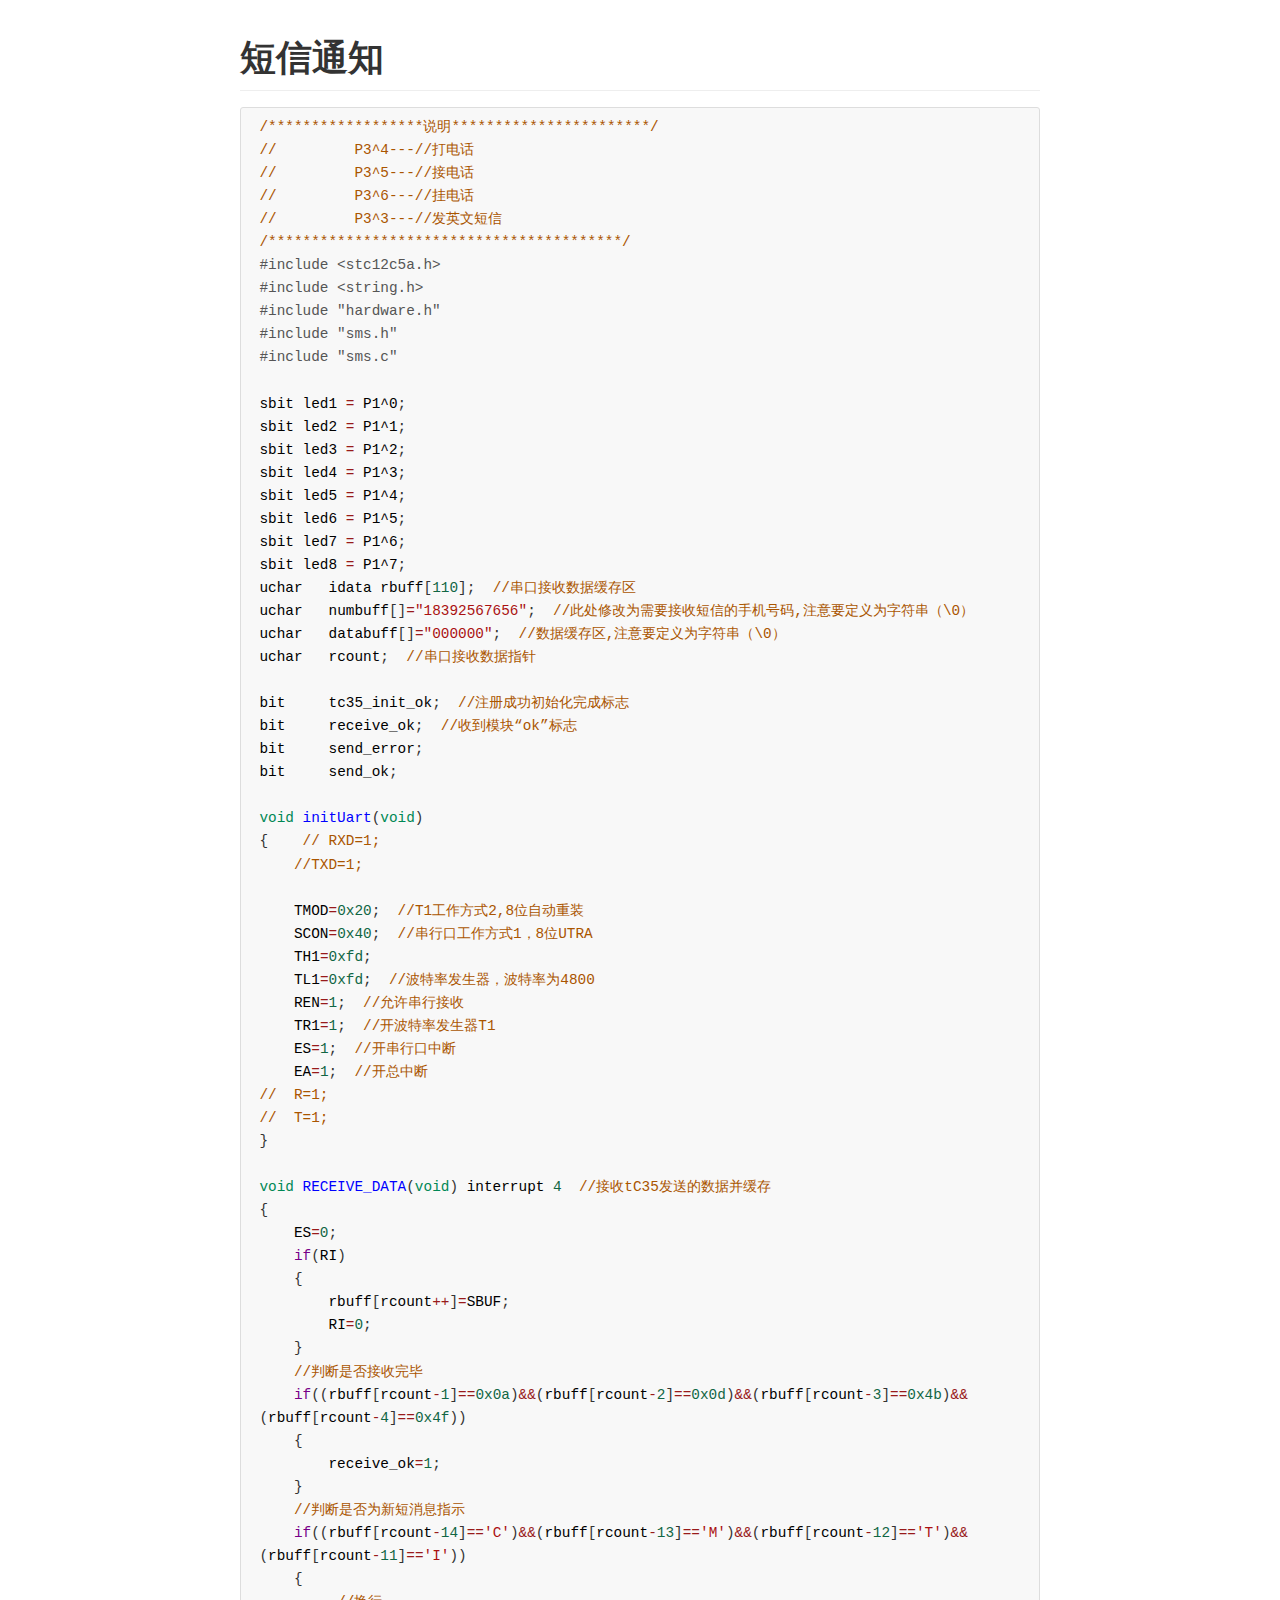
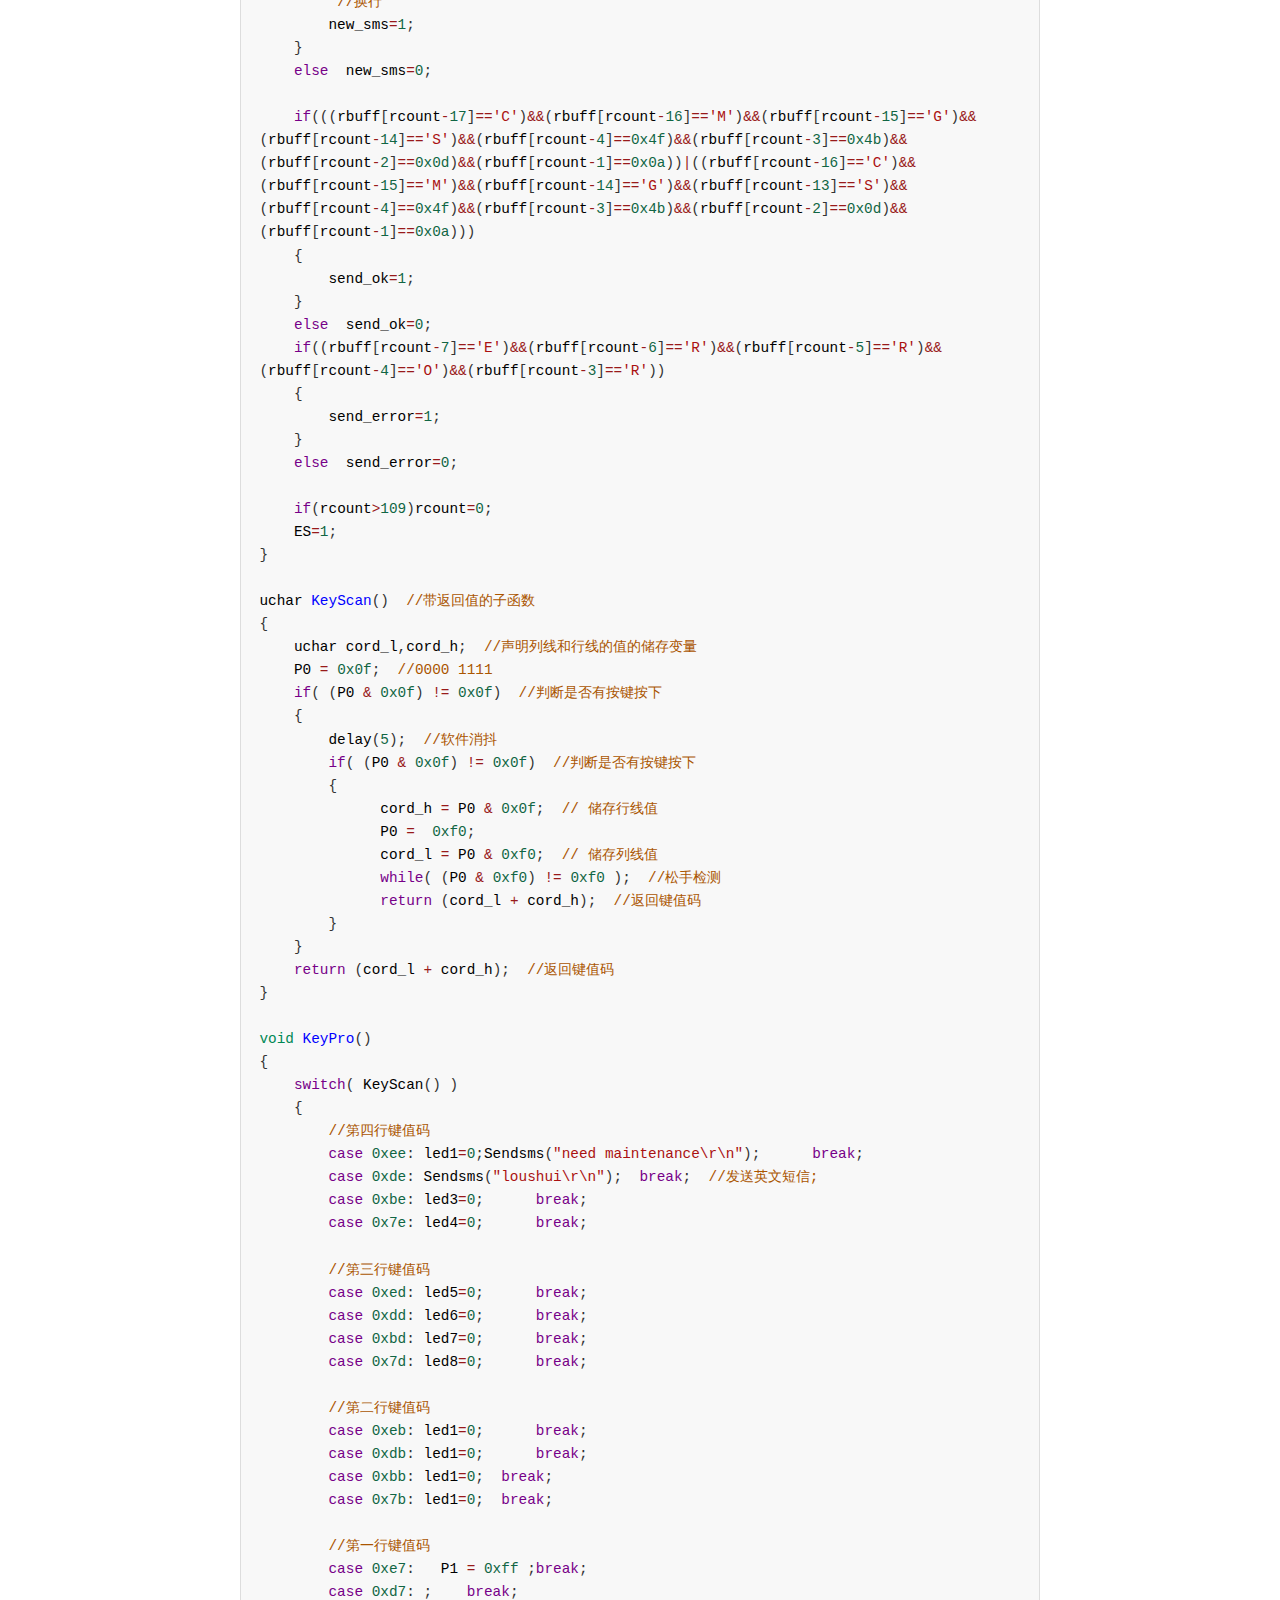
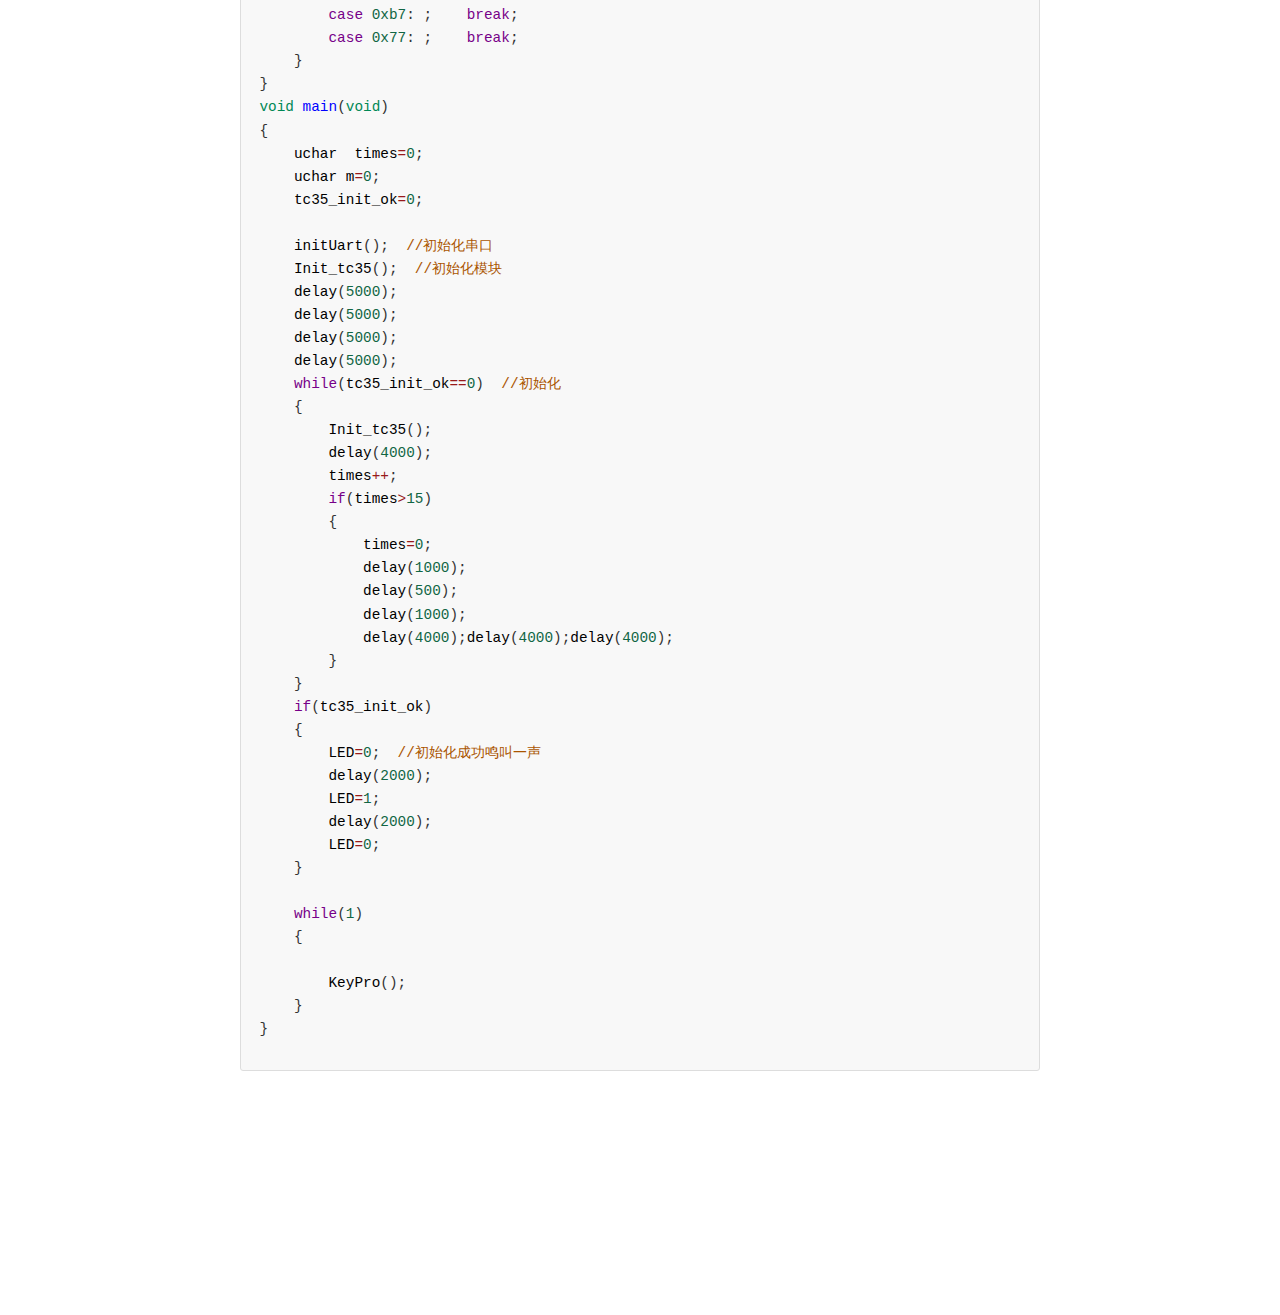
<file: demo/sms.html>
<!doctype html>
<html>
<head>
<meta charset='UTF-8'><meta name='viewport' content='width=device-width initial-scale=1'>
<title>短信通知.md</title><link href='http://fonts.googleapis.com/css?family=Open+Sans:400italic,700italic,700,400&subset=latin,latin-ext' rel='stylesheet' type='text/css'><style type='text/css'>html, body {overflow-x: initial !important;}.CodeMirror { height: auto; }
.CodeMirror-scroll { overflow-y: hidden; overflow-x: auto; }
.CodeMirror-lines { padding: 4px 0px; }
.CodeMirror pre { }
.CodeMirror-scrollbar-filler, .CodeMirror-gutter-filler { background-color: white; }
.CodeMirror-gutters { border-right-width: 1px; border-right-style: solid; border-right-color: rgb(221, 221, 221); background-color: rgb(247, 247, 247); white-space: nowrap; }
.CodeMirror-linenumbers { }
.CodeMirror-linenumber { padding: 0px 3px 0px 5px; text-align: right; color: rgb(153, 153, 153); }
.CodeMirror div.CodeMirror-cursor { border-left-width: 1px; border-left-style: solid; border-left-color: black; z-index: 3; }
.CodeMirror div.CodeMirror-secondarycursor { border-left-width: 1px; border-left-style: solid; border-left-color: silver; }
.CodeMirror.cm-keymap-fat-cursor div.CodeMirror-cursor { width: auto; border: 0px; background-color: rgb(119, 238, 119); z-index: 1; background-position: initial initial; background-repeat: initial initial; }
.CodeMirror div.CodeMirror-cursor.CodeMirror-overwrite { }
.cm-tab { display: inline-block; }
.cm-s-typora-default .cm-header, .cm-s-typora-default .cm-property { color: rgb(217, 79, 138); }
.cm-s-typora-default pre.cm-header1:not(.cm-atom) :not(.cm-overlay) { font-size: 2rem; line-height: 2rem; }
.cm-s-typora-default pre.cm-header2:not(.cm-atom) :not(.cm-overlay) { font-size: 1.4rem; line-height: 1.4rem; }
.cm-s-typora-default .cm-atom, .cm-s-typora-default .cm-number { color: rgb(149, 132, 134); }
.cm-s-typora-default .cm-table-row, .cm-s-typora-default .cm-block-start { font-family: monospace; }
.cm-s-typora-default .cm-comment, .cm-s-typora-default .cm-code { color: rgb(74, 90, 159); font-family: monospace; }
.cm-s-typora-default .cm-tag { color: rgb(169, 68, 66); }
.cm-s-typora-default .cm-string { color: rgb(126, 134, 169); }
.cm-s-typora-default .cm-link { color: rgb(196, 122, 15); text-decoration: underline; }
.cm-s-typora-default .cm-variable-2, .cm-s-typora-default .cm-variable-1 { color: inherit; }
.cm-s-typora-default .cm-overlay { font-size: 1rem; font-family: monospace; }
.CodeMirror.cm-s-typora-default div.CodeMirror-cursor { border-left-width: 3px; border-left-style: solid; border-left-color: rgb(228, 98, 154); }
.cm-s-typora-default .CodeMirror-activeline-background { left: -60px; right: -30px; background-color: rgba(204, 204, 204, 0.2); background-position: initial initial; background-repeat: initial initial; }
.cm-s-typora-default .CodeMirror-gutters { border-right-style: none; background-color: inherit; }
.cm-s-typora-default .cm-trailing-space-new-line::after, .cm-startspace::after, .cm-starttab .cm-tab::after { content: '•'; position: absolute; left: 0px; opacity: 0; font-family: LetterGothicStd, monospace; }
.os-windows .cm-startspace::after, .os-windows .cm-starttab .cm-tab::after { left: -0.1em; }
.cm-starttab .cm-tab::after { content: ' '; }
.cm-startspace, .cm-tab, .cm-starttab, .cm-trailing-space-a, .cm-trailing-space-b, .cm-trailing-space-new-line { font-family: monospace; position: relative; }
.cm-s-typora-default .cm-trailing-space-new-line::after { content: '↓'; opacity: 0.3; }
.cm-s-inner .cm-keyword { color: rgb(119, 0, 136); }
.cm-s-inner .cm-atom, .cm-s-inner.cm-atom { color: rgb(34, 17, 153); }
.cm-s-inner .cm-number { color: rgb(17, 102, 68); }
.cm-s-inner .cm-def { color: rgb(0, 0, 255); }
.cm-s-inner .cm-variable { color: black; }
.cm-s-inner .cm-variable-2 { color: rgb(0, 85, 170); }
.cm-s-inner .cm-variable-3 { color: rgb(0, 136, 85); }
.cm-s-inner .cm-property { color: black; }
.cm-s-inner .cm-operator { color: rgb(152, 26, 26); }
.cm-s-inner .cm-comment, .cm-s-inner.cm-comment { color: rgb(170, 85, 0); }
.cm-s-inner .cm-string { color: rgb(170, 17, 17); }
.cm-s-inner .cm-string-2 { color: rgb(255, 85, 0); }
.cm-s-inner .cm-meta { color: rgb(85, 85, 85); }
.cm-s-inner .cm-qualifier { color: rgb(85, 85, 85); }
.cm-s-inner .cm-builtin { color: rgb(51, 0, 170); }
.cm-s-inner .cm-bracket { color: rgb(153, 153, 119); }
.cm-s-inner .cm-tag { color: rgb(17, 119, 0); }
.cm-s-inner .cm-attribute { color: rgb(0, 0, 204); }
.cm-s-inner .cm-header, .cm-s-inner.cm-header { color: blue; }
.cm-s-inner .cm-quote, .cm-s-inner.cm-quote { color: rgb(0, 153, 0); }
.cm-s-inner .cm-hr, .cm-s-inner.cm-hr { color: rgb(153, 153, 153); }
.cm-s-inner .cm-link, .cm-s-inner.cm-link { color: rgb(0, 0, 204); }
.cm-negative { color: rgb(221, 68, 68); }
.cm-positive { color: rgb(34, 153, 34); }
.cm-header, .cm-strong { font-weight: bold; }
.cm-del { text-decoration: line-through; }
.cm-em { font-style: italic; }
.cm-link { text-decoration: underline; }
.cm-error { color: rgb(255, 0, 0); }
.cm-invalidchar { color: rgb(255, 0, 0); }
.cm-constant { color: rgb(38, 139, 210); }
.cm-defined { color: rgb(181, 137, 0); }
div.CodeMirror span.CodeMirror-matchingbracket { color: rgb(0, 255, 0); }
div.CodeMirror span.CodeMirror-nonmatchingbracket { color: rgb(255, 34, 34); }
.cm-s-inner .CodeMirror-activeline-background { background-image: inherit; background-size: inherit; background-attachment: inherit; background-origin: inherit; background-clip: inherit; background-color: inherit; background-position: inherit inherit; background-repeat: inherit inherit; }
.CodeMirror { position: relative; overflow: hidden; }
.CodeMirror-scroll { margin-bottom: -30px; margin-right: -30px; padding-bottom: 30px; padding-right: 30px; height: 100%; outline: none; position: relative; box-sizing: content-box; }
.CodeMirror-sizer { position: relative; }
.CodeMirror-vscrollbar, .CodeMirror-hscrollbar, .CodeMirror-scrollbar-filler, .CodeMirror-gutter-filler { position: absolute; z-index: 6; display: none; }
.CodeMirror-vscrollbar { right: 0px; top: 0px; overflow-x: hidden; overflow-y: scroll; }
.CodeMirror-hscrollbar { bottom: 0px; left: 0px; overflow-y: hidden; overflow-x: scroll; }
.CodeMirror-scrollbar-filler { right: 0px; bottom: 0px; }
.CodeMirror-gutter-filler { left: 0px; bottom: 0px; }
.CodeMirror-gutters { position: absolute; left: 0px; top: 0px; padding-bottom: 30px; z-index: 3; }
.CodeMirror-gutter { white-space: normal; height: 100%; box-sizing: content-box; padding-bottom: 30px; margin-bottom: -32px; display: inline-block; }
.CodeMirror-gutter-elt { position: absolute; cursor: default; z-index: 4; }
.CodeMirror-lines { cursor: text; }
.CodeMirror pre { border-top-left-radius: 0px; border-top-right-radius: 0px; border-bottom-right-radius: 0px; border-bottom-left-radius: 0px; border-width: 0px; background-color: transparent; font-family: inherit; font-size: inherit; margin: 0px; white-space: pre; word-wrap: normal; color: inherit; z-index: 2; position: relative; overflow: visible; background-position: initial initial; background-repeat: initial initial; }
.CodeMirror-wrap pre { word-wrap: break-word; white-space: pre-wrap; word-break: normal; }
.CodeMirror-code pre { border-right-width: 30px; border-right-style: solid; border-right-color: transparent; width: -webkit-fit-content; }
.CodeMirror-wrap .CodeMirror-code pre { border-right-style: none; width: auto; }
.CodeMirror-linebackground { position: absolute; left: 0px; right: 0px; top: 0px; bottom: 0px; z-index: 0; }
.CodeMirror-linewidget { position: relative; z-index: 2; overflow: auto; }
.CodeMirror-widget { }
.CodeMirror-wrap .CodeMirror-scroll { overflow-x: hidden; }
.CodeMirror-measure { position: absolute; width: 100%; height: 0px; overflow: hidden; visibility: hidden; }
.CodeMirror-measure pre { position: static; }
.CodeMirror div.CodeMirror-cursor { position: absolute; visibility: hidden; border-right-style: none; width: 0px; }
.CodeMirror div.CodeMirror-cursor { visibility: hidden; }
.CodeMirror-focused div.CodeMirror-cursor { visibility: inherit; }
.CodeMirror-selected { background-color: rgb(217, 217, 217); background-position: initial initial; background-repeat: initial initial; }
.CodeMirror-focused .CodeMirror-selected { background-color: rgb(215, 212, 240); background-position: initial initial; background-repeat: initial initial; }
.cm-searching { background-color: rgba(255, 255, 0, 0.4); background-position: initial initial; background-repeat: initial initial; }
.CodeMirror span { }
@media print { 
  .CodeMirror div.CodeMirror-cursor { visibility: hidden; }
}
.CodeMirror-lint-markers { width: 16px; }
.CodeMirror-lint-tooltip { background-color: infobackground; border: 1px solid black; border-top-left-radius: 4px; border-top-right-radius: 4px; border-bottom-right-radius: 4px; border-bottom-left-radius: 4px; color: infotext; font-family: monospace; overflow: hidden; padding: 2px 5px; position: fixed; white-space: pre-wrap; z-index: 10000; max-width: 600px; opacity: 0; transition: opacity 0.4s; font-size: 0.8em; }
.CodeMirror-lint-mark-error, .CodeMirror-lint-mark-warning { background-position: left bottom; background-repeat: repeat no-repeat; }
.CodeMirror-lint-mark-error { background-image: url([data-uri]); }
.CodeMirror-lint-marker-error, .CodeMirror-lint-marker-warning { cursor: pointer; display: inline-block; height: 16px; width: 16px; vertical-align: middle; position: relative; background-position: center center; background-repeat: no-repeat no-repeat; }
.CodeMirror-lint-message-error, .CodeMirror-lint-message-warning { padding-left: 18px; background-position: left top; background-repeat: no-repeat no-repeat; }
.CodeMirror-lint-marker-error, .CodeMirror-lint-message-error { background-image: url([data-uri]); }
.CodeMirror-lint-marker-warning, .CodeMirror-lint-message-warning { background-image: url([data-uri]); }
.CodeMirror-lint-marker-multiple { background-image: url([data-uri]); width: 100%; height: 100%; background-position: right bottom; background-repeat: no-repeat no-repeat; }


html { font-size: 14px; background-color: rgb(255, 255, 255); color: rgb(51, 51, 51); }
body { margin: 0px; padding: 0px; height: auto; bottom: 0px; top: 0px; left: 0px; right: 0px; font-family: 'Helvetica Neue', Helvetica, Arial, sans-serif; font-size: 1rem; line-height: 1.42857143; overflow-x: hidden; background-image: inherit; background-size: inherit; background-attachment: inherit; background-origin: inherit; background-clip: inherit; background-color: inherit; background-position: inherit inherit; background-repeat: inherit inherit; }
a:active, a:hover { outline: 0px; }
.in-text-selection, ::selection { background-color: rgb(181, 214, 252); text-shadow: none; background-position: initial initial; background-repeat: initial initial; }
#write { margin: 0px auto; height: auto; width: inherit; word-break: normal; word-wrap: break-word; position: relative; padding-bottom: 70px; white-space: pre-wrap; overflow-x: auto; }
.for-image #write { padding-left: 8px; padding-right: 8px; }
body.typora-export { padding-left: 30px; padding-right: 30px; }
@media screen and (max-width: 500px) { 
  body.typora-export { padding-left: 0px; padding-right: 0px; }
  .CodeMirror-sizer { margin-left: 0px !important; }
  .CodeMirror-gutters { display: none !important; }
}
.typora-export #write { margin: 0px auto; }
#write > p:first-child, #write > ul:first-child, #write > ol:first-child, #write > pre:first-child, #write > blockquote:first-child, #write > div:first-child, #write > table:first-child { margin-top: 30px; }
#write li > table:first-child { margin-top: -20px; }
img { max-width: 100%; vertical-align: middle; }
input, button, select, textarea { color: inherit; font-family: inherit; font-size: inherit; font-style: inherit; font-variant-caps: inherit; font-weight: inherit; line-height: inherit; }
input[type="checkbox"], input[type="radio"] { line-height: normal; padding: 0px; }
::before, ::after, * { box-sizing: border-box; }
#write p, #write h1, #write h2, #write h3, #write h4, #write h5, #write h6, #write div, #write pre { width: inherit; }
#write p, #write h1, #write h2, #write h3, #write h4, #write h5, #write h6 { position: relative; }
h1 { font-size: 2rem; }
h2 { font-size: 1.8rem; }
h3 { font-size: 1.6rem; }
h4 { font-size: 1.4rem; }
h5 { font-size: 1.2rem; }
h6 { font-size: 1rem; }
p { -webkit-margin-before: 1rem; -webkit-margin-after: 1rem; -webkit-margin-start: 0px; -webkit-margin-end: 0px; }
.mathjax-block { margin-top: 0px; margin-bottom: 0px; -webkit-margin-before: 0rem; -webkit-margin-after: 0rem; }
.hidden { display: none; }
.md-blockmeta { color: rgb(204, 204, 204); font-weight: bold; font-style: italic; }
a { cursor: pointer; }
#write input[type="checkbox"] { cursor: pointer; width: inherit; height: inherit; margin: 4px 0px 0px; }
tr { break-inside: avoid; break-after: auto; }
thead { display: table-header-group; }
table { border-collapse: collapse; border-spacing: 0px; width: 100%; overflow: auto; break-inside: auto; text-align: left; }
table.md-table td { min-width: 80px; }
.CodeMirror-gutters { border-right-width: 0px; background-color: inherit; }
.CodeMirror { text-align: left; }
.CodeMirror-placeholder { opacity: 0.3; }
.CodeMirror pre { padding: 0px 4px; }
.CodeMirror-lines { padding: 0px; }
div.hr:focus { cursor: none; }
pre { white-space: pre-wrap; }
.CodeMirror-gutters { margin-right: 4px; }
.md-fences { font-size: 0.9rem; display: block; break-inside: avoid; text-align: left; overflow: visible; white-space: pre; background-image: inherit; background-size: inherit; background-attachment: inherit; background-origin: inherit; background-clip: inherit; background-color: inherit; position: relative !important; background-position: inherit inherit; background-repeat: inherit inherit; }
.md-diagram-panel { width: 100%; margin-top: 10px; text-align: center; padding-top: 0px; padding-bottom: 8px; overflow-x: auto; }
.md-fences .CodeMirror.CodeMirror-wrap { top: -1.6em; margin-bottom: -1.6em; }
.md-fences.mock-cm { white-space: pre-wrap; }
.show-fences-line-number .md-fences { padding-left: 0px; }
.show-fences-line-number .md-fences.mock-cm { padding-left: 40px; }
.footnotes { opacity: 0.8; font-size: 0.9rem; padding-top: 1em; padding-bottom: 1em; }
.footnotes + .footnotes { margin-top: -1em; }
.md-reset { margin: 0px; padding: 0px; border: 0px; outline: 0px; vertical-align: top; background-color: transparent; text-decoration: none; text-shadow: none; float: none; position: static; width: auto; height: auto; white-space: nowrap; cursor: inherit; line-height: normal; font-weight: normal; text-align: left; box-sizing: content-box; direction: ltr; background-position: initial initial; background-repeat: initial initial; }
li div { padding-top: 0px; }
blockquote { margin: 1rem 0px; }
li p, li .mathjax-block { margin: 0.5rem 0px; }
li { margin: 0px; position: relative; }
blockquote > :last-child { margin-bottom: 0px; }
blockquote > :first-child { margin-top: 0px; }
.footnotes-area { color: rgb(136, 136, 136); margin-top: 0.714rem; padding-bottom: 0.143rem; }
@media print { 
  html, body { height: 100%; }
  .typora-export * { -webkit-print-color-adjust: exact; }
  h1, h2, h3, h4, h5, h6 { break-after: avoid-page; orphans: 2; }
  p { orphans: 4; }
  html.blink-to-pdf { font-size: 13px; }
  .typora-export #write { padding-left: 1cm; padding-right: 1cm; }
  .typora-export #write::after { height: 0px; }
  @page { margin: 20mm 0mm; }
}
.footnote-line { margin-top: 0.714em; font-size: 0.7em; }
a img, img a { cursor: pointer; }
pre.md-meta-block { font-size: 0.8rem; min-height: 2.86rem; white-space: pre-wrap; background-color: rgb(204, 204, 204); display: block; overflow-x: hidden; background-position: initial initial; background-repeat: initial initial; }
p .md-image:only-child { display: inline-block; width: 100%; text-align: center; }
#write .MathJax_Display { margin: 0.8em 0px 0px; }
.mathjax-block { white-space: pre; overflow: hidden; width: 100%; }
p + .mathjax-block { margin-top: -1.143rem; }
.mathjax-block:not(:empty)::after { display: none; }
[contenteditable="true"]:active, [contenteditable="true"]:focus { outline: none; box-shadow: none; }
.task-list { list-style-type: none; }
.task-list-item { position: relative; padding-left: 1em; }
.task-list-item input { position: absolute; top: 0px; left: 0px; }
.math { font-size: 1rem; }
.md-toc { min-height: 3.58rem; position: relative; font-size: 0.9rem; border-top-left-radius: 10px; border-top-right-radius: 10px; border-bottom-right-radius: 10px; border-bottom-left-radius: 10px; }
.md-toc-content { position: relative; margin-left: 0px; }
.md-toc::after, .md-toc-content::after { display: none; }
.md-toc-item { display: block; color: rgb(65, 131, 196); text-decoration: none; }
.md-toc-inner:hover { }
.md-toc-inner { display: inline-block; cursor: pointer; }
.md-toc-h1 .md-toc-inner { margin-left: 0px; font-weight: bold; }
.md-toc-h2 .md-toc-inner { margin-left: 2em; }
.md-toc-h3 .md-toc-inner { margin-left: 4em; }
.md-toc-h4 .md-toc-inner { margin-left: 6em; }
.md-toc-h5 .md-toc-inner { margin-left: 8em; }
.md-toc-h6 .md-toc-inner { margin-left: 10em; }
@media screen and (max-width: 48em) { 
  .md-toc-h3 .md-toc-inner { margin-left: 3.5em; }
  .md-toc-h4 .md-toc-inner { margin-left: 5em; }
  .md-toc-h5 .md-toc-inner { margin-left: 6.5em; }
  .md-toc-h6 .md-toc-inner { margin-left: 8em; }
}
a.md-toc-inner { font-size: inherit; font-style: inherit; font-weight: inherit; line-height: inherit; }
.footnote-line a:not(.reversefootnote) { color: inherit; }
.md-attr { display: none; }
.md-fn-count::after { content: '.'; }
.md-tag { opacity: 0.5; }
.md-comment { color: rgb(162, 127, 3); opacity: 0.8; font-family: monospace; }
code { text-align: left; }
h1 .md-tag, h2 .md-tag, h3 .md-tag, h4 .md-tag, h5 .md-tag, h6 .md-tag { font-weight: initial; opacity: 0.35; }
a.md-print-anchor { border: none !important; display: inline-block !important; position: absolute !important; width: 1px !important; right: 0px !important; outline: none !important; background-color: transparent !important; text-shadow: initial !important; background-position: initial initial !important; background-repeat: initial initial !important; }
.md-inline-math .MathJax_SVG .noError { display: none !important; }
.mathjax-block .MathJax_SVG_Display { text-align: center; margin: 1em 0em; position: relative; text-indent: 0px; max-width: none; max-height: none; min-height: 0px; min-width: 100%; width: auto; display: block !important; }
.MathJax_SVG_Display, .md-inline-math .MathJax_SVG_Display { width: auto; margin: inherit; display: inline-block !important; }
.MathJax_SVG .MJX-monospace { font-family: monospace; }
.MathJax_SVG .MJX-sans-serif { font-family: sans-serif; }
.MathJax_SVG { display: inline; font-style: normal; font-weight: normal; line-height: normal; zoom: 90%; text-indent: 0px; text-align: left; text-transform: none; letter-spacing: normal; word-spacing: normal; word-wrap: normal; white-space: nowrap; float: none; direction: ltr; max-width: none; max-height: none; min-width: 0px; min-height: 0px; border: 0px; padding: 0px; margin: 0px; }
.MathJax_SVG * { transition: none; }


@include-when-export url(http://fonts.googleapis.com/css?family=Open+Sans:400italic,700italic,700,400&subset=latin,latin-ext);

/**
 * css forked from https://github.com/GitbookIO/gitbook 
 * www.gitbook.com
 * Apache License
 * https://github.com/GitbookIO/gitbook/blob/master/LICENSE
 **/

@font-face {
    font-family: 'Open Sans';
    font-style: normal;
    font-weight: normal;
    src: local('Open Sans Regular'),url('file:///Users/wuhaoning/Library/Application%20Support/abnerworks.Typora/themes/github/400.woff') format('woff')
}

@font-face {
    font-family: 'Open Sans';
    font-style: italic;
    font-weight: normal;
    src: local('Open Sans Italic'),url('file:///Users/wuhaoning/Library/Application%20Support/abnerworks.Typora/themes/github/400i.woff') format('woff')
}

@font-face {
    font-family: 'Open Sans';
    font-style: normal;
    font-weight: bold;
    src: local('Open Sans Bold'),url('file:///Users/wuhaoning/Library/Application%20Support/abnerworks.Typora/themes/github/700.woff') format('woff')
}

@font-face {
    font-family: 'Open Sans';
    font-style: italic;
    font-weight: bold;
    src: local('Open Sans Bold Italic'),url('file:///Users/wuhaoning/Library/Application%20Support/abnerworks.Typora/themes/github/700i.woff') format('woff')
}

html {
    font-size: 16px;
}

body {
    font-family: "Open Sans","Clear Sans","Helvetica Neue",Helvetica,Arial,sans-serif;
    color: rgb(51, 51, 51);
    line-height: 1.6;
}

#write{
    max-width: 860px;
  	margin: 0 auto;
  	padding: 20px 30px 40px 30px;
	padding-top: 20px;
    padding-bottom: 100px;
}
#write > ul:first-child,
#write > ol:first-child{
    margin-top: 30px;
}

body > *:first-child {
    margin-top: 0 !important;
}
body > *:last-child {
    margin-bottom: 0 !important;
}
a {
    color: #4183C4;
}
h1,
h2,
h3,
h4,
h5,
h6 {
    position: relative;
    margin-top: 1rem;
    margin-bottom: 1rem;
    font-weight: bold;
    line-height: 1.4;
    cursor: text;
}
h1:hover a.anchor,
h2:hover a.anchor,
h3:hover a.anchor,
h4:hover a.anchor,
h5:hover a.anchor,
h6:hover a.anchor {
    /*background: url("file:///Users/wuhaoning/Library/Application%20Support/images/modules/styleguide/para.png") no-repeat 10px center;*/
    text-decoration: none;
}
h1 tt,
h1 code {
    font-size: inherit;
}
h2 tt,
h2 code {
    font-size: inherit;
}
h3 tt,
h3 code {
    font-size: inherit;
}
h4 tt,
h4 code {
    font-size: inherit;
}
h5 tt,
h5 code {
    font-size: inherit;
}
h6 tt,
h6 code {
    font-size: inherit;
}
h1 {
    padding-bottom: .3em;
    font-size: 2.25em;
    line-height: 1.2;
    border-bottom: 1px solid #eee;
}
h2 {
   padding-bottom: .3em;
    font-size: 1.75em;
    line-height: 1.225;
    border-bottom: 1px solid #eee;
}
h3 {
    font-size: 1.5em;
    line-height: 1.43;
}
h4 {
    font-size: 1.25em;
}
h5 {
    font-size: 1em;
}
h6 {
   font-size: 1em;
    color: #777;
}
p,
blockquote,
ul,
ol,
dl,
table{
    margin: 0.8em 0;
}
li>ol,
li>ul {
    margin: 0 0;
}
hr {
    height: 4px;
    padding: 0;
    margin: 16px 0;
    background-color: #e7e7e7;
    border: 0 none;
    overflow: hidden;
    box-sizing: content-box;
    border-bottom: 1px solid #ddd;
}

body > h2:first-child {
    margin-top: 0;
    padding-top: 0;
}
body > h1:first-child {
    margin-top: 0;
    padding-top: 0;
}
body > h1:first-child + h2 {
    margin-top: 0;
    padding-top: 0;
}
body > h3:first-child,
body > h4:first-child,
body > h5:first-child,
body > h6:first-child {
    margin-top: 0;
    padding-top: 0;
}
a:first-child h1,
a:first-child h2,
a:first-child h3,
a:first-child h4,
a:first-child h5,
a:first-child h6 {
    margin-top: 0;
    padding-top: 0;
}
h1 p,
h2 p,
h3 p,
h4 p,
h5 p,
h6 p {
    margin-top: 0;
}
li p.first {
    display: inline-block;
}
ul,
ol {
    padding-left: 30px;
}
ul:first-child,
ol:first-child {
    margin-top: 0;
}
ul:last-child,
ol:last-child {
    margin-bottom: 0;
}
blockquote {
    border-left: 4px solid #dddddd;
    padding: 0 15px;
    color: #777777;
}
blockquote blockquote {
    padding-right: 0;
}
table {
    padding: 0;
    word-break: initial;
}
table tr {
    border-top: 1px solid #cccccc;
    background-color: white;
    margin: 0;
    padding: 0;
}
table tr:nth-child(2n) {
    background-color: #f8f8f8;
}
table tr th {
    font-weight: bold;
    border: 1px solid #cccccc;
    text-align: left;
    margin: 0;
    padding: 6px 13px;
}
table tr td {
    border: 1px solid #cccccc;
    text-align: left;
    margin: 0;
    padding: 6px 13px;
}
table tr th:first-child,
table tr td:first-child {
    margin-top: 0;
}
table tr th:last-child,
table tr td:last-child {
    margin-bottom: 0;
}

.CodeMirror-gutters {
    border-right: 1px solid #ddd;
}

.md-fences,
code,
tt {
    border: 1px solid #ddd;
    background-color: #f8f8f8;
    border-radius: 3px;
    padding: 0;
    font-family: Consolas, "Liberation Mono", Courier, monospace;
    padding: 2px 4px 0px 4px;
    font-size: 0.9em;
}

.md-fences {
    margin-bottom: 15px;
    margin-top: 15px;
    padding: 0.2em 1em;
    padding-top: 8px;
    padding-bottom: 6px;
}
.task-list{
	padding-left: 0;
}

.task-list-item {
	padding-left:32px;
}

.task-list-item input {
  top: 3px;
  left: 8px;
}

@media screen and (min-width: 914px) {
    /*body {
        width: 854px;
        margin: 0 auto;
    }*/
}
@media print {
    html {
        font-size: 13px;
    }
    table,
    pre {
        page-break-inside: avoid;
    }
    pre {
        word-wrap: break-word;
    }
}

.md-fences {
	background-color: #f8f8f8;
}
#write pre.md-meta-block {
	padding: 1rem;
    font-size: 85%;
    line-height: 1.45;
    background-color: #f7f7f7;
    border: 0;
    border-radius: 3px;
    color: #777777;
    margin-top: 0 !important;
}

.mathjax-block>.code-tooltip {
	bottom: .375rem;
}

#write>h3.md-focus:before{
	left: -1.5625rem;
	top: .375rem;
}
#write>h4.md-focus:before{
	left: -1.5625rem;
	top: .285714286rem;
}
#write>h5.md-focus:before{
	left: -1.5625rem;
	top: .285714286rem;
}
#write>h6.md-focus:before{
	left: -1.5625rem;
	top: .285714286rem;
}
.md-image>.md-meta {
    border: 1px solid #ddd;
    border-radius: 3px;
    font-family: Consolas, "Liberation Mono", Courier, monospace;
    padding: 2px 4px 0px 4px;
    font-size: 0.9em;
    color: inherit;
}

.md-tag{
	color: inherit;
}

.md-toc { 
    margin-top:20px;
    padding-bottom:20px;
}

#typora-quick-open {
    border: 1px solid #ddd;
    background-color: #f8f8f8;
}

#typora-quick-open-item {
    background-color: #FAFAFA;
    border-color: #FEFEFE #e5e5e5 #e5e5e5 #eee;
    border-style: solid;
    border-width: 1px;
}

#md-notification:before {
    top: 10px;
}

/** focus mode */
.on-focus-mode blockquote {
    border-left-color: rgba(85, 85, 85, 0.12);
}

header, .context-menu, .megamenu-content, footer{
    font-family: "Segoe UI", "Arial", sans-serif;
}


</style>
</head>
<body class='typora-export' >
<div  id='write'  class = 'is-mac'><h1><a name='header-c5' class='md-header-anchor '></a>短信通知</h1><pre class="md-fences md-end-block" lang="c"> <div class="CodeMirror cm-s-inner CodeMirror-wrap"><div style="overflow: hidden; position: relative; width: 3px; height: 0px; top: 0px; left: 4px;"></div><div class="CodeMirror-hscrollbar" style="left: 0px;"><div style="height: 100%; min-height: 1px; width: 0px;"></div></div><div class="CodeMirror-vscrollbar"><div style="min-width: 1px; height: 0px;"></div></div><div class="CodeMirror-scrollbar-filler"></div><div class="CodeMirror-gutter-filler"></div><div class="CodeMirror-scroll" tabindex="-1"><div class="CodeMirror-sizer" style="margin-left: 0px; min-height: 0px;"><div style="position: relative; top: 0px;"><div class="CodeMirror-lines"><div style="position: relative; outline: none;"><div class="CodeMirror-measure"><div style="width: 50px; height: 50px; overflow-x: scroll;"></div></div><div class="CodeMirror-measure"></div><div style="position: relative; z-index: 1;"></div><div class="CodeMirror-code" style=""><div class="CodeMirror-activeline" style="position: relative;"><div class="CodeMirror-activeline-background CodeMirror-linebackground"></div><pre class=""><span style="padding-right: 0.1px;"><span class="cm-comment">/******************说明***********************/</span> </span></pre></div><pre class=""><span style="padding-right: 0.1px;"><span class="cm-comment">// &nbsp; &nbsp; &nbsp; &nbsp; P3^4---//打电话 &nbsp; &nbsp; &nbsp; &nbsp; &nbsp; &nbsp; &nbsp; &nbsp; </span></span></pre><pre class=""><span style="padding-right: 0.1px;"><span class="cm-comment">// &nbsp; &nbsp; &nbsp; &nbsp; P3^5---//接电话</span></span></pre><pre class=""><span style="padding-right: 0.1px;"><span class="cm-comment">//<span class="cm-tab">  </span><span class="cm-tab">    </span> &nbsp; P3^6---//挂电话</span></span></pre><pre class=""><span style="padding-right: 0.1px;"><span class="cm-comment">//<span class="cm-tab">  </span><span class="cm-tab">    </span> &nbsp; P3^3---//发英文短信 &nbsp; &nbsp; &nbsp; </span></span></pre><pre class=""><span style="padding-right: 0.1px;"><span class="cm-comment">/*****************************************/</span></span></pre><pre class=""><span style="padding-right: 0.1px;"><span class="cm-meta">#include &lt;stc12c5a.h&gt;</span></span></pre><pre class=""><span style="padding-right: 0.1px;"><span class="cm-meta">#include &lt;string.h&gt;</span></span></pre><pre class=""><span style="padding-right: 0.1px;"><span class="cm-meta">#include "hardware.h"</span></span></pre><pre class=""><span style="padding-right: 0.1px;"><span class="cm-meta">#include "sms.h"</span></span></pre><pre class=""><span style="padding-right: 0.1px;"><span class="cm-meta">#include "sms.c"</span></span></pre><pre class=""><span style="padding-right: 0.1px;"><span>​</span></span></pre><pre class=""><span style="padding-right: 0.1px;"><span class="cm-variable">sbit</span> <span class="cm-variable">led1</span> <span class="cm-operator">=</span> <span class="cm-variable">P1^0</span>;</span></pre><pre class=""><span style="padding-right: 0.1px;"><span class="cm-variable">sbit</span> <span class="cm-variable">led2</span> <span class="cm-operator">=</span> <span class="cm-variable">P1^1</span>;</span></pre><pre class=""><span style="padding-right: 0.1px;"><span class="cm-variable">sbit</span> <span class="cm-variable">led3</span> <span class="cm-operator">=</span> <span class="cm-variable">P1^2</span>;</span></pre><pre class=""><span style="padding-right: 0.1px;"><span class="cm-variable">sbit</span> <span class="cm-variable">led4</span> <span class="cm-operator">=</span> <span class="cm-variable">P1^3</span>;</span></pre><pre class=""><span style="padding-right: 0.1px;"><span class="cm-variable">sbit</span> <span class="cm-variable">led5</span> <span class="cm-operator">=</span> <span class="cm-variable">P1^4</span>;</span></pre><pre class=""><span style="padding-right: 0.1px;"><span class="cm-variable">sbit</span> <span class="cm-variable">led6</span> <span class="cm-operator">=</span> <span class="cm-variable">P1^5</span>;</span></pre><pre class=""><span style="padding-right: 0.1px;"><span class="cm-variable">sbit</span> <span class="cm-variable">led7</span> <span class="cm-operator">=</span> <span class="cm-variable">P1^6</span>;</span></pre><pre class=""><span style="padding-right: 0.1px;"><span class="cm-variable">sbit</span> <span class="cm-variable">led8</span> <span class="cm-operator">=</span> <span class="cm-variable">P1^7</span>;</span></pre><pre class=""><span style="padding-right: 0.1px;"><span class="cm-variable">uchar</span> <span class="cm-tab">  </span><span class="cm-variable">idata</span> <span class="cm-variable">rbuff</span>[<span class="cm-number">110</span>];  <span class="cm-comment">//串口接收数据缓存区</span></span></pre><pre class=""><span style="padding-right: 0.1px;"><span class="cm-variable">uchar</span> &nbsp; <span class="cm-variable">numbuff</span>[]<span class="cm-operator">=</span><span class="cm-string">"18392567656"</span>;  <span class="cm-comment">//此处修改为需要接收短信的手机号码,注意要定义为字符串（\0）</span></span></pre><pre class=""><span style="padding-right: 0.1px;"><span class="cm-variable">uchar</span>  <span class="cm-tab"> </span><span class="cm-variable">databuff</span>[]<span class="cm-operator">=</span><span class="cm-string">"000000"</span>;  <span class="cm-comment">//数据缓存区,注意要定义为字符串（\0）</span></span></pre><pre class=""><span style="padding-right: 0.1px;"><span class="cm-variable">uchar</span><span class="cm-tab">   </span><span class="cm-variable">rcount</span>;  <span class="cm-comment">//串口接收数据指针</span></span></pre><pre class=""><span style="padding-right: 0.1px;"><span class="cm-tab">    </span><span class="cm-tab">    </span> </span></pre><pre class=""><span style="padding-right: 0.1px;"><span class="cm-variable">bit</span><span class="cm-tab"> </span><span class="cm-tab">    </span><span class="cm-variable">tc35_init_ok</span>;  <span class="cm-comment">//注册成功初始化完成标志</span></span></pre><pre class=""><span style="padding-right: 0.1px;"><span class="cm-variable">bit</span><span class="cm-tab"> </span><span class="cm-tab">    </span><span class="cm-variable">receive_ok</span>;  <span class="cm-comment">//收到模块“ok”标志</span></span></pre><pre class=""><span style="padding-right: 0.1px;"><span class="cm-variable">bit</span> &nbsp; &nbsp; <span class="cm-variable">send_error</span>;</span></pre><pre class=""><span style="padding-right: 0.1px;"><span class="cm-variable">bit</span> &nbsp; &nbsp; <span class="cm-variable">send_ok</span>;</span></pre><pre class=""><span style="padding-right: 0.1px;"><span>​</span></span></pre><pre class=""><span style="padding-right: 0.1px;"><span class="cm-variable-3">void</span> <span class="cm-def">initUart</span>(<span class="cm-variable-3">void</span>)<span class="cm-tab"> </span><span class="cm-tab">    </span><span class="cm-tab">    </span><span class="cm-tab">    </span><span class="cm-tab">    </span>  <span class="cm-tab">  </span><span class="cm-tab">    </span><span class="cm-tab">    </span> &nbsp; </span></pre><pre class=""><span style="padding-right: 0.1px;">{<span class="cm-tab">   </span> <span class="cm-comment">//<span class="cm-tab"> </span>RXD=1;</span></span></pre><pre class=""><span style="padding-right: 0.1px;"><span class="cm-tab">    </span><span class="cm-comment">//TXD=1;</span></span></pre><pre class=""><span style="padding-right: 0.1px;"><span>​</span></span></pre><pre class=""><span style="padding-right: 0.1px;"> <span class="cm-tab">   </span><span class="cm-variable">TMOD</span><span class="cm-operator">=</span><span class="cm-number">0x20</span>;  <span class="cm-comment">//T1工作方式2,8位自动重装</span></span></pre><pre class=""><span style="padding-right: 0.1px;"> <span class="cm-tab">   </span><span class="cm-variable">SCON</span><span class="cm-operator">=</span><span class="cm-number">0x40</span>;  <span class="cm-comment">//串行口工作方式1，8位UTRA</span></span></pre><pre class=""><span style="padding-right: 0.1px;"> <span class="cm-tab">   </span><span class="cm-variable">TH1</span><span class="cm-operator">=</span><span class="cm-number">0xfd</span>;</span></pre><pre class=""><span style="padding-right: 0.1px;"> <span class="cm-tab">   </span><span class="cm-variable">TL1</span><span class="cm-operator">=</span><span class="cm-number">0xfd</span>;  <span class="cm-comment">//波特率发生器，波特率为4800</span></span></pre><pre class=""><span style="padding-right: 0.1px;"> <span class="cm-tab">   </span><span class="cm-variable">REN</span><span class="cm-operator">=</span><span class="cm-number">1</span>;  <span class="cm-comment">//允许串行接收</span></span></pre><pre class=""><span style="padding-right: 0.1px;"> <span class="cm-tab">   </span><span class="cm-variable">TR1</span><span class="cm-operator">=</span><span class="cm-number">1</span>;  <span class="cm-comment">//开波特率发生器T1</span></span></pre><pre class=""><span style="padding-right: 0.1px;"> <span class="cm-tab">   </span><span class="cm-variable">ES</span><span class="cm-operator">=</span><span class="cm-number">1</span>;  <span class="cm-comment">//开串行口中断</span></span></pre><pre class=""><span style="padding-right: 0.1px;"> <span class="cm-tab">   </span><span class="cm-variable">EA</span><span class="cm-operator">=</span><span class="cm-number">1</span>;  <span class="cm-comment">//开总中断</span></span></pre><pre class=""><span style="padding-right: 0.1px;"><span class="cm-comment">//<span class="cm-tab">  </span>R=1;</span></span></pre><pre class=""><span style="padding-right: 0.1px;"><span class="cm-comment">//<span class="cm-tab">  </span>T=1;</span></span></pre><pre class=""><span style="padding-right: 0.1px;">}</span></pre><pre class=""><span style="padding-right: 0.1px;"><span>​</span></span></pre><pre class=""><span style="padding-right: 0.1px;"><span class="cm-variable-3">void</span> <span class="cm-def">RECEIVE_DATA</span>(<span class="cm-variable-3">void</span>) <span class="cm-variable">interrupt</span> <span class="cm-number">4</span>  <span class="cm-comment">//接收tC35发送的数据并缓存</span></span></pre><pre class=""><span style="padding-right: 0.1px;">{ </span></pre><pre class=""><span style="padding-right: 0.1px;"><span class="cm-tab">    </span><span class="cm-variable">ES</span><span class="cm-operator">=</span><span class="cm-number">0</span>;</span></pre><pre class=""><span style="padding-right: 0.1px;"><span class="cm-tab">    </span><span class="cm-keyword">if</span>(<span class="cm-variable">RI</span>)</span></pre><pre class=""><span style="padding-right: 0.1px;"> &nbsp; <span class="cm-tab"> </span>{</span></pre><pre class=""><span style="padding-right: 0.1px;"><span class="cm-tab">    </span><span class="cm-tab">    </span><span class="cm-variable">rbuff</span>[<span class="cm-variable">rcount</span><span class="cm-operator">++</span>]<span class="cm-operator">=</span><span class="cm-variable">SBUF</span>;</span></pre><pre class=""><span style="padding-right: 0.1px;"> &nbsp;  <span class="cm-tab">    </span><span class="cm-variable">RI</span><span class="cm-operator">=</span><span class="cm-number">0</span>;</span></pre><pre class=""><span style="padding-right: 0.1px;"><span class="cm-tab">    </span>}</span></pre><pre class=""><span style="padding-right: 0.1px;">  <span class="cm-tab">  </span><span class="cm-comment">//判断是否接收完毕</span></span></pre><pre class=""><span style="padding-right: 0.1px;">  <span class="cm-tab">  </span><span class="cm-keyword">if</span>((<span class="cm-variable">rbuff</span>[<span class="cm-variable">rcount</span><span class="cm-operator">-</span><span class="cm-number">1</span>]<span class="cm-operator">==</span><span class="cm-number">0x0a</span>)<span class="cm-operator">&amp;&amp;</span>(<span class="cm-variable">rbuff</span>[<span class="cm-variable">rcount</span><span class="cm-operator">-</span><span class="cm-number">2</span>]<span class="cm-operator">==</span><span class="cm-number">0x0d</span>)<span class="cm-operator">&amp;&amp;</span>(<span class="cm-variable">rbuff</span>[<span class="cm-variable">rcount</span><span class="cm-operator">-</span><span class="cm-number">3</span>]<span class="cm-operator">==</span><span class="cm-number">0x4b</span>)<span class="cm-operator">&amp;&amp;</span>(<span class="cm-variable">rbuff</span>[<span class="cm-variable">rcount</span><span class="cm-operator">-</span><span class="cm-number">4</span>]<span class="cm-operator">==</span><span class="cm-number">0x4f</span>))</span></pre><pre class=""><span style="padding-right: 0.1px;"><span class="cm-tab">    </span>{<span class="cm-tab">   </span><span class="cm-tab">    </span><span class="cm-tab">    </span><span class="cm-tab">    </span><span class="cm-tab">    </span></span></pre><pre class=""><span style="padding-right: 0.1px;"><span class="cm-tab">    </span><span class="cm-tab">    </span><span class="cm-variable">receive_ok</span><span class="cm-operator">=</span><span class="cm-number">1</span>;</span></pre><pre class=""><span style="padding-right: 0.1px;"><span class="cm-tab">    </span>}</span></pre><pre class=""><span style="padding-right: 0.1px;"><span class="cm-tab">    </span><span class="cm-comment">//判断是否为新短消息指示<span class="cm-tab">   </span>  </span></span></pre><pre class=""><span style="padding-right: 0.1px;">  <span class="cm-tab">  </span><span class="cm-keyword">if</span>((<span class="cm-variable">rbuff</span>[<span class="cm-variable">rcount</span><span class="cm-operator">-</span><span class="cm-number">14</span>]<span class="cm-operator">==</span><span class="cm-string">'C'</span>)<span class="cm-operator">&amp;&amp;</span>(<span class="cm-variable">rbuff</span>[<span class="cm-variable">rcount</span><span class="cm-operator">-</span><span class="cm-number">13</span>]<span class="cm-operator">==</span><span class="cm-string">'M'</span>)<span class="cm-operator">&amp;&amp;</span>(<span class="cm-variable">rbuff</span>[<span class="cm-variable">rcount</span><span class="cm-operator">-</span><span class="cm-number">12</span>]<span class="cm-operator">==</span><span class="cm-string">'T'</span>)<span class="cm-operator">&amp;&amp;</span>(<span class="cm-variable">rbuff</span>[<span class="cm-variable">rcount</span><span class="cm-operator">-</span><span class="cm-number">11</span>]<span class="cm-operator">==</span><span class="cm-string">'I'</span>))</span></pre><pre class=""><span style="padding-right: 0.1px;"> &nbsp;  {<span class="cm-tab">   </span><span class="cm-tab">    </span><span class="cm-tab">    </span><span class="cm-tab">    </span><span class="cm-tab">    </span><span class="cm-tab">    </span><span class="cm-tab">    </span> &nbsp; &nbsp; &nbsp; &nbsp; &nbsp; &nbsp; &nbsp; &nbsp; &nbsp; &nbsp; &nbsp; &nbsp; &nbsp; &nbsp; &nbsp; &nbsp; &nbsp; &nbsp; &nbsp; &nbsp; &nbsp; &nbsp; &nbsp; &nbsp; &nbsp; &nbsp; &nbsp; &nbsp; &nbsp; <span class="cm-tab"> </span><span class="cm-tab">    </span>  <span class="cm-comment">//换行</span></span></pre><pre class=""><span style="padding-right: 0.1px;"><span class="cm-tab">    </span><span class="cm-tab">    </span><span class="cm-variable">new_sms</span><span class="cm-operator">=</span><span class="cm-number">1</span>;</span></pre><pre class=""><span style="padding-right: 0.1px;"><span class="cm-tab">    </span>}</span></pre><pre class=""><span style="padding-right: 0.1px;"><span class="cm-tab">    </span><span class="cm-keyword">else</span>  <span class="cm-variable">new_sms</span><span class="cm-operator">=</span><span class="cm-number">0</span>;</span></pre><pre class=""><span style="padding-right: 0.1px;"><span>​</span></span></pre><pre class=""><span style="padding-right: 0.1px;">  <span class="cm-tab">  </span><span class="cm-keyword">if</span>(((<span class="cm-variable">rbuff</span>[<span class="cm-variable">rcount</span><span class="cm-operator">-</span><span class="cm-number">17</span>]<span class="cm-operator">==</span><span class="cm-string">'C'</span>)<span class="cm-operator">&amp;&amp;</span>(<span class="cm-variable">rbuff</span>[<span class="cm-variable">rcount</span><span class="cm-operator">-</span><span class="cm-number">16</span>]<span class="cm-operator">==</span><span class="cm-string">'M'</span>)<span class="cm-operator">&amp;&amp;</span>(<span class="cm-variable">rbuff</span>[<span class="cm-variable">rcount</span><span class="cm-operator">-</span><span class="cm-number">15</span>]<span class="cm-operator">==</span><span class="cm-string">'G'</span>)<span class="cm-operator">&amp;&amp;</span>(<span class="cm-variable">rbuff</span>[<span class="cm-variable">rcount</span><span class="cm-operator">-</span><span class="cm-number">14</span>]<span class="cm-operator">==</span><span class="cm-string">'S'</span>)<span class="cm-operator">&amp;&amp;</span>(<span class="cm-variable">rbuff</span>[<span class="cm-variable">rcount</span><span class="cm-operator">-</span><span class="cm-number">4</span>]<span class="cm-operator">==</span><span class="cm-number">0x4f</span>)<span class="cm-operator">&amp;&amp;</span>(<span class="cm-variable">rbuff</span>[<span class="cm-variable">rcount</span><span class="cm-operator">-</span><span class="cm-number">3</span>]<span class="cm-operator">==</span><span class="cm-number">0x4b</span>)<span class="cm-operator">&amp;&amp;</span>(<span class="cm-variable">rbuff</span>[<span class="cm-variable">rcount</span><span class="cm-operator">-</span><span class="cm-number">2</span>]<span class="cm-operator">==</span><span class="cm-number">0x0d</span>)<span class="cm-operator">&amp;&amp;</span>(<span class="cm-variable">rbuff</span>[<span class="cm-variable">rcount</span><span class="cm-operator">-</span><span class="cm-number">1</span>]<span class="cm-operator">==</span><span class="cm-number">0x0a</span>))<span class="cm-operator">|</span>((<span class="cm-variable">rbuff</span>[<span class="cm-variable">rcount</span><span class="cm-operator">-</span><span class="cm-number">16</span>]<span class="cm-operator">==</span><span class="cm-string">'C'</span>)<span class="cm-operator">&amp;&amp;</span>(<span class="cm-variable">rbuff</span>[<span class="cm-variable">rcount</span><span class="cm-operator">-</span><span class="cm-number">15</span>]<span class="cm-operator">==</span><span class="cm-string">'M'</span>)<span class="cm-operator">&amp;&amp;</span>(<span class="cm-variable">rbuff</span>[<span class="cm-variable">rcount</span><span class="cm-operator">-</span><span class="cm-number">14</span>]<span class="cm-operator">==</span><span class="cm-string">'G'</span>)<span class="cm-operator">&amp;&amp;</span>(<span class="cm-variable">rbuff</span>[<span class="cm-variable">rcount</span><span class="cm-operator">-</span><span class="cm-number">13</span>]<span class="cm-operator">==</span><span class="cm-string">'S'</span>)<span class="cm-operator">&amp;&amp;</span>(<span class="cm-variable">rbuff</span>[<span class="cm-variable">rcount</span><span class="cm-operator">-</span><span class="cm-number">4</span>]<span class="cm-operator">==</span><span class="cm-number">0x4f</span>)<span class="cm-operator">&amp;&amp;</span>(<span class="cm-variable">rbuff</span>[<span class="cm-variable">rcount</span><span class="cm-operator">-</span><span class="cm-number">3</span>]<span class="cm-operator">==</span><span class="cm-number">0x4b</span>)<span class="cm-operator">&amp;&amp;</span>(<span class="cm-variable">rbuff</span>[<span class="cm-variable">rcount</span><span class="cm-operator">-</span><span class="cm-number">2</span>]<span class="cm-operator">==</span><span class="cm-number">0x0d</span>)<span class="cm-operator">&amp;&amp;</span>(<span class="cm-variable">rbuff</span>[<span class="cm-variable">rcount</span><span class="cm-operator">-</span><span class="cm-number">1</span>]<span class="cm-operator">==</span><span class="cm-number">0x0a</span>)))</span></pre><pre class=""><span style="padding-right: 0.1px;"> &nbsp;  {<span class="cm-tab">   </span><span class="cm-tab">    </span><span class="cm-tab">    </span><span class="cm-tab">    </span><span class="cm-tab">    </span><span class="cm-tab">    </span><span class="cm-tab">    </span> &nbsp; &nbsp; &nbsp; &nbsp; &nbsp; &nbsp; &nbsp; &nbsp; &nbsp; &nbsp; &nbsp; &nbsp; &nbsp; &nbsp; &nbsp; &nbsp; &nbsp; &nbsp; &nbsp; &nbsp; &nbsp; &nbsp; &nbsp; &nbsp; &nbsp; &nbsp; &nbsp; &nbsp;  </span></pre><pre class=""><span style="padding-right: 0.1px;"><span class="cm-tab">    </span><span class="cm-tab">    </span><span class="cm-variable">send_ok</span><span class="cm-operator">=</span><span class="cm-number">1</span>;</span></pre><pre class=""><span style="padding-right: 0.1px;"><span class="cm-tab">    </span>}</span></pre><pre class=""><span style="padding-right: 0.1px;"><span class="cm-tab">    </span><span class="cm-keyword">else</span>  <span class="cm-variable">send_ok</span><span class="cm-operator">=</span><span class="cm-number">0</span>;</span></pre><pre class=""><span style="padding-right: 0.1px;">  <span class="cm-tab">  </span><span class="cm-keyword">if</span>((<span class="cm-variable">rbuff</span>[<span class="cm-variable">rcount</span><span class="cm-operator">-</span><span class="cm-number">7</span>]<span class="cm-operator">==</span><span class="cm-string">'E'</span>)<span class="cm-operator">&amp;&amp;</span>(<span class="cm-variable">rbuff</span>[<span class="cm-variable">rcount</span><span class="cm-operator">-</span><span class="cm-number">6</span>]<span class="cm-operator">==</span><span class="cm-string">'R'</span>)<span class="cm-operator">&amp;&amp;</span>(<span class="cm-variable">rbuff</span>[<span class="cm-variable">rcount</span><span class="cm-operator">-</span><span class="cm-number">5</span>]<span class="cm-operator">==</span><span class="cm-string">'R'</span>)<span class="cm-operator">&amp;&amp;</span>(<span class="cm-variable">rbuff</span>[<span class="cm-variable">rcount</span><span class="cm-operator">-</span><span class="cm-number">4</span>]<span class="cm-operator">==</span><span class="cm-string">'O'</span>)<span class="cm-operator">&amp;&amp;</span>(<span class="cm-variable">rbuff</span>[<span class="cm-variable">rcount</span><span class="cm-operator">-</span><span class="cm-number">3</span>]<span class="cm-operator">==</span><span class="cm-string">'R'</span>))</span></pre><pre class=""><span style="padding-right: 0.1px;"> &nbsp;  {<span class="cm-tab">   </span><span class="cm-tab">    </span><span class="cm-tab">    </span><span class="cm-tab">    </span><span class="cm-tab">    </span><span class="cm-tab">    </span><span class="cm-tab">    </span> &nbsp; &nbsp; &nbsp; &nbsp; &nbsp; &nbsp; &nbsp; &nbsp; &nbsp; &nbsp; &nbsp; &nbsp; &nbsp; &nbsp; &nbsp; &nbsp; &nbsp; &nbsp; &nbsp; &nbsp; &nbsp; &nbsp; &nbsp; &nbsp; &nbsp; &nbsp; &nbsp; &nbsp;  </span></pre><pre class=""><span style="padding-right: 0.1px;"><span class="cm-tab">    </span><span class="cm-tab">    </span><span class="cm-variable">send_error</span><span class="cm-operator">=</span><span class="cm-number">1</span>;</span></pre><pre class=""><span style="padding-right: 0.1px;"><span class="cm-tab">    </span>}</span></pre><pre class=""><span style="padding-right: 0.1px;"><span class="cm-tab">    </span><span class="cm-keyword">else</span>  <span class="cm-variable">send_error</span><span class="cm-operator">=</span><span class="cm-number">0</span>;</span></pre><pre class=""><span style="padding-right: 0.1px;"><span>​</span></span></pre><pre class=""><span style="padding-right: 0.1px;"><span class="cm-tab">    </span><span class="cm-keyword">if</span>(<span class="cm-variable">rcount</span><span class="cm-operator">&gt;</span><span class="cm-number">109</span>)<span class="cm-variable">rcount</span><span class="cm-operator">=</span><span class="cm-number">0</span>;</span></pre><pre class=""><span style="padding-right: 0.1px;"><span class="cm-tab">    </span><span class="cm-variable">ES</span><span class="cm-operator">=</span><span class="cm-number">1</span>; </span></pre><pre class=""><span style="padding-right: 0.1px;">}</span></pre><pre class=""><span style="padding-right: 0.1px;"><span>​</span></span></pre><pre class=""><span style="padding-right: 0.1px;"><span class="cm-variable">uchar</span> <span class="cm-def">KeyScan</span>()  <span class="cm-comment">//带返回值的子函数</span></span></pre><pre class=""><span style="padding-right: 0.1px;">{</span></pre><pre class=""><span style="padding-right: 0.1px;"><span class="cm-tab">    </span><span class="cm-variable">uchar</span> <span class="cm-variable">cord_l</span>,<span class="cm-variable">cord_h</span>;  <span class="cm-comment">//声明列线和行线的值的储存变量</span></span></pre><pre class=""><span style="padding-right: 0.1px;"><span class="cm-tab">    </span><span class="cm-variable">P0</span> <span class="cm-operator">=</span> <span class="cm-number">0x0f</span>;  <span class="cm-comment">//0000 1111</span></span></pre><pre class=""><span style="padding-right: 0.1px;"><span class="cm-tab">    </span><span class="cm-keyword">if</span>( (<span class="cm-variable">P0</span> <span class="cm-operator">&amp;</span> <span class="cm-number">0x0f</span>) <span class="cm-operator">!=</span> <span class="cm-number">0x0f</span>)  <span class="cm-comment">//判断是否有按键按下</span></span></pre><pre class=""><span style="padding-right: 0.1px;"><span class="cm-tab">    </span>{</span></pre><pre class=""><span style="padding-right: 0.1px;"><span class="cm-tab">    </span><span class="cm-tab">    </span><span class="cm-variable">delay</span>(<span class="cm-number">5</span>);  <span class="cm-comment">//软件消抖</span></span></pre><pre class=""><span style="padding-right: 0.1px;"><span class="cm-tab">    </span><span class="cm-tab">    </span><span class="cm-keyword">if</span>( (<span class="cm-variable">P0</span> <span class="cm-operator">&amp;</span> <span class="cm-number">0x0f</span>) <span class="cm-operator">!=</span> <span class="cm-number">0x0f</span>)  <span class="cm-comment">//判断是否有按键按下</span></span></pre><pre class=""><span style="padding-right: 0.1px;"><span class="cm-tab">    </span><span class="cm-tab">    </span>{</span></pre><pre class=""><span style="padding-right: 0.1px;"><span class="cm-tab">    </span><span class="cm-tab">    </span><span class="cm-tab">    </span>  <span class="cm-variable">cord_h</span> <span class="cm-operator">=</span> <span class="cm-variable">P0</span> <span class="cm-operator">&amp;</span> <span class="cm-number">0x0f</span>;  <span class="cm-comment">// 储存行线值</span></span></pre><pre class=""><span style="padding-right: 0.1px;"><span class="cm-tab">    </span><span class="cm-tab">    </span><span class="cm-tab">    </span>  <span class="cm-variable">P0</span> <span class="cm-operator">=</span>  <span class="cm-number">0xf0</span>;</span></pre><pre class=""><span style="padding-right: 0.1px;"><span class="cm-tab">    </span><span class="cm-tab">    </span><span class="cm-tab">    </span>  <span class="cm-variable">cord_l</span> <span class="cm-operator">=</span> <span class="cm-variable">P0</span> <span class="cm-operator">&amp;</span> <span class="cm-number">0xf0</span>;  <span class="cm-comment">// 储存列线值</span></span></pre><pre class=""><span style="padding-right: 0.1px;"><span class="cm-tab">    </span><span class="cm-tab">    </span><span class="cm-tab">    </span>  <span class="cm-keyword">while</span>( (<span class="cm-variable">P0</span> <span class="cm-operator">&amp;</span> <span class="cm-number">0xf0</span>) <span class="cm-operator">!=</span> <span class="cm-number">0xf0</span> );  <span class="cm-comment">//松手检测</span></span></pre><pre class=""><span style="padding-right: 0.1px;"><span class="cm-tab">    </span><span class="cm-tab">    </span><span class="cm-tab">    </span>  <span class="cm-keyword">return</span> (<span class="cm-variable">cord_l</span> <span class="cm-operator">+</span> <span class="cm-variable">cord_h</span>);  <span class="cm-comment">//返回键值码</span></span></pre><pre class=""><span style="padding-right: 0.1px;"><span class="cm-tab">    </span><span class="cm-tab">    </span>}<span class="cm-tab">   </span></span></pre><pre class=""><span style="padding-right: 0.1px;"><span class="cm-tab">    </span>}</span></pre><pre class=""><span style="padding-right: 0.1px;"><span class="cm-tab">    </span><span class="cm-keyword">return</span> (<span class="cm-variable">cord_l</span> <span class="cm-operator">+</span> <span class="cm-variable">cord_h</span>);  <span class="cm-comment">//返回键值码<span class="cm-tab">  </span></span></span></pre><pre class=""><span style="padding-right: 0.1px;">}</span></pre><pre class=""><span style="padding-right: 0.1px;"><span>​</span></span></pre><pre class=""><span style="padding-right: 0.1px;"><span class="cm-variable-3">void</span> <span class="cm-def">KeyPro</span>()</span></pre><pre class=""><span style="padding-right: 0.1px;">{<span class="cm-tab">   </span>  </span></pre><pre class=""><span style="padding-right: 0.1px;"><span class="cm-tab">    </span><span class="cm-keyword">switch</span>( <span class="cm-variable">KeyScan</span>() )</span></pre><pre class=""><span style="padding-right: 0.1px;"><span class="cm-tab">    </span>{</span></pre><pre class=""><span style="padding-right: 0.1px;"><span class="cm-tab">    </span> <span class="cm-tab">   </span><span class="cm-comment">//第四行键值码</span></span></pre><pre class=""><span style="padding-right: 0.1px;"><span class="cm-tab">    </span><span class="cm-tab">    </span><span class="cm-keyword">case</span> <span class="cm-number">0xee</span>: <span class="cm-variable">led1</span><span class="cm-operator">=</span><span class="cm-number">0</span>;<span class="cm-variable">Sendsms</span>(<span class="cm-string">"need maintenance\r\n"</span>);<span class="cm-tab">  </span><span class="cm-tab">    </span><span class="cm-keyword">break</span>;</span></pre><pre class=""><span style="padding-right: 0.1px;"><span class="cm-tab">    </span><span class="cm-tab">    </span><span class="cm-keyword">case</span> <span class="cm-number">0xde</span>: <span class="cm-variable">Sendsms</span>(<span class="cm-string">"loushui\r\n"</span>);<span class="cm-tab">  </span><span class="cm-keyword">break</span>;  <span class="cm-comment">//发送英文短信;<span class="cm-tab">   </span><span class="cm-tab">    </span></span></span></pre><pre class=""><span style="padding-right: 0.1px;"><span class="cm-tab">    </span><span class="cm-tab">    </span><span class="cm-keyword">case</span> <span class="cm-number">0xbe</span>: <span class="cm-variable">led3</span><span class="cm-operator">=</span><span class="cm-number">0</span>;<span class="cm-tab">  </span><span class="cm-tab">    </span><span class="cm-keyword">break</span>;</span></pre><pre class=""><span style="padding-right: 0.1px;"><span class="cm-tab">    </span><span class="cm-tab">    </span><span class="cm-keyword">case</span> <span class="cm-number">0x7e</span>: <span class="cm-variable">led4</span><span class="cm-operator">=</span><span class="cm-number">0</span>;<span class="cm-tab">  </span><span class="cm-tab">    </span><span class="cm-keyword">break</span>;</span></pre><pre class=""><span style="padding-right: 0.1px;"><span class="cm-tab">    </span><span class="cm-tab">    </span></span></pre><pre class=""><span style="padding-right: 0.1px;"><span class="cm-tab">    </span><span class="cm-tab">    </span><span class="cm-comment">//第三行键值码</span></span></pre><pre class=""><span style="padding-right: 0.1px;"><span class="cm-tab">    </span><span class="cm-tab">    </span><span class="cm-keyword">case</span> <span class="cm-number">0xed</span>: <span class="cm-variable">led5</span><span class="cm-operator">=</span><span class="cm-number">0</span>;<span class="cm-tab">  </span><span class="cm-tab">    </span><span class="cm-keyword">break</span>;</span></pre><pre class=""><span style="padding-right: 0.1px;"><span class="cm-tab">    </span><span class="cm-tab">    </span><span class="cm-keyword">case</span> <span class="cm-number">0xdd</span>: <span class="cm-variable">led6</span><span class="cm-operator">=</span><span class="cm-number">0</span>;<span class="cm-tab">  </span><span class="cm-tab">    </span><span class="cm-keyword">break</span>;</span></pre><pre class=""><span style="padding-right: 0.1px;"><span class="cm-tab">    </span><span class="cm-tab">    </span><span class="cm-keyword">case</span> <span class="cm-number">0xbd</span>: <span class="cm-variable">led7</span><span class="cm-operator">=</span><span class="cm-number">0</span>;<span class="cm-tab">  </span><span class="cm-tab">    </span><span class="cm-keyword">break</span>;</span></pre><pre class=""><span style="padding-right: 0.1px;"><span class="cm-tab">    </span><span class="cm-tab">    </span><span class="cm-keyword">case</span> <span class="cm-number">0x7d</span>: <span class="cm-variable">led8</span><span class="cm-operator">=</span><span class="cm-number">0</span>;<span class="cm-tab">  </span><span class="cm-tab">    </span><span class="cm-keyword">break</span>;</span></pre><pre class=""><span style="padding-right: 0.1px;"><span>​</span></span></pre><pre class=""><span style="padding-right: 0.1px;"><span class="cm-tab">    </span><span class="cm-tab">    </span><span class="cm-comment">//第二行键值码</span></span></pre><pre class=""><span style="padding-right: 0.1px;"><span class="cm-tab">    </span><span class="cm-tab">    </span><span class="cm-keyword">case</span> <span class="cm-number">0xeb</span>: <span class="cm-variable">led1</span><span class="cm-operator">=</span><span class="cm-number">0</span>;<span class="cm-tab">  </span><span class="cm-tab">    </span><span class="cm-keyword">break</span>;</span></pre><pre class=""><span style="padding-right: 0.1px;"><span class="cm-tab">    </span><span class="cm-tab">    </span><span class="cm-keyword">case</span> <span class="cm-number">0xdb</span>: <span class="cm-variable">led1</span><span class="cm-operator">=</span><span class="cm-number">0</span>;<span class="cm-tab">  </span><span class="cm-tab">    </span><span class="cm-keyword">break</span>;</span></pre><pre class=""><span style="padding-right: 0.1px;"><span class="cm-tab">    </span><span class="cm-tab">    </span><span class="cm-keyword">case</span> <span class="cm-number">0xbb</span>: <span class="cm-variable">led1</span><span class="cm-operator">=</span><span class="cm-number">0</span>;<span class="cm-tab">  </span><span class="cm-keyword">break</span>;</span></pre><pre class=""><span style="padding-right: 0.1px;"><span class="cm-tab">    </span><span class="cm-tab">    </span><span class="cm-keyword">case</span> <span class="cm-number">0x7b</span>: <span class="cm-variable">led1</span><span class="cm-operator">=</span><span class="cm-number">0</span>;<span class="cm-tab">  </span><span class="cm-keyword">break</span>;</span></pre><pre class=""><span style="padding-right: 0.1px;"><span>​</span></span></pre><pre class=""><span style="padding-right: 0.1px;"><span class="cm-tab">    </span><span class="cm-tab">    </span><span class="cm-comment">//第一行键值码</span></span></pre><pre class=""><span style="padding-right: 0.1px;"><span class="cm-tab">    </span><span class="cm-tab">    </span><span class="cm-keyword">case</span> <span class="cm-number">0xe7</span>:<span class="cm-tab">  </span> <span class="cm-variable">P1</span> <span class="cm-operator">=</span> <span class="cm-number">0xff</span> ;<span class="cm-keyword">break</span>;</span></pre><pre class=""><span style="padding-right: 0.1px;"><span class="cm-tab">    </span><span class="cm-tab">    </span><span class="cm-keyword">case</span> <span class="cm-number">0xd7</span>: ;<span class="cm-tab">    </span><span class="cm-keyword">break</span>;</span></pre><pre class=""><span style="padding-right: 0.1px;"><span class="cm-tab">    </span><span class="cm-tab">    </span><span class="cm-keyword">case</span> <span class="cm-number">0xb7</span>: ;<span class="cm-tab">    </span><span class="cm-keyword">break</span>;</span></pre><pre class=""><span style="padding-right: 0.1px;"><span class="cm-tab">    </span><span class="cm-tab">    </span><span class="cm-keyword">case</span> <span class="cm-number">0x77</span>: ;<span class="cm-tab">    </span><span class="cm-keyword">break</span>;</span></pre><pre class=""><span style="padding-right: 0.1px;"><span class="cm-tab">    </span>}<span class="cm-tab">   </span></span></pre><pre class=""><span style="padding-right: 0.1px;">}</span></pre><pre class=""><span style="padding-right: 0.1px;"><span class="cm-variable-3">void</span> <span class="cm-def">main</span>(<span class="cm-variable-3">void</span>)<span class="cm-tab"> </span><span class="cm-tab">    </span></span></pre><pre class=""><span style="padding-right: 0.1px;">{</span></pre><pre class=""><span style="padding-right: 0.1px;"><span class="cm-tab">    </span><span class="cm-variable">uchar</span>  <span class="cm-variable">times</span><span class="cm-operator">=</span><span class="cm-number">0</span>;<span class="cm-tab"> </span><span class="cm-tab">    </span><span class="cm-tab">    </span><span class="cm-tab">    </span> </span></pre><pre class=""><span style="padding-right: 0.1px;"><span class="cm-tab">    </span><span class="cm-variable">uchar</span> <span class="cm-variable">m</span><span class="cm-operator">=</span><span class="cm-number">0</span>;</span></pre><pre class=""><span style="padding-right: 0.1px;"><span class="cm-tab">    </span><span class="cm-variable">tc35_init_ok</span><span class="cm-operator">=</span><span class="cm-number">0</span>;</span></pre><pre class=""><span style="padding-right: 0.1px;"><span>​</span></span></pre><pre class=""><span style="padding-right: 0.1px;"><span class="cm-tab">    </span><span class="cm-variable">initUart</span>();  <span class="cm-comment">//初始化串口</span></span></pre><pre class=""><span style="padding-right: 0.1px;"><span class="cm-tab">    </span><span class="cm-variable">Init_tc35</span>();  <span class="cm-comment">//初始化模块</span></span></pre><pre class=""><span style="padding-right: 0.1px;"><span class="cm-tab">    </span><span class="cm-variable">delay</span>(<span class="cm-number">5000</span>);</span></pre><pre class=""><span style="padding-right: 0.1px;"><span class="cm-tab">    </span><span class="cm-variable">delay</span>(<span class="cm-number">5000</span>);</span></pre><pre class=""><span style="padding-right: 0.1px;"><span class="cm-tab">    </span><span class="cm-variable">delay</span>(<span class="cm-number">5000</span>);</span></pre><pre class=""><span style="padding-right: 0.1px;"><span class="cm-tab">    </span><span class="cm-variable">delay</span>(<span class="cm-number">5000</span>);</span></pre><pre class=""><span style="padding-right: 0.1px;"> <span class="cm-tab">   </span><span class="cm-keyword">while</span>(<span class="cm-variable">tc35_init_ok</span><span class="cm-operator">==</span><span class="cm-number">0</span>)  <span class="cm-comment">//初始化</span></span></pre><pre class=""><span style="padding-right: 0.1px;"> <span class="cm-tab">   </span>{<span class="cm-tab">   </span><span class="cm-tab">    </span></span></pre><pre class=""><span style="padding-right: 0.1px;"><span class="cm-tab">    </span><span class="cm-tab">    </span><span class="cm-variable">Init_tc35</span>();</span></pre><pre class=""><span style="padding-right: 0.1px;"><span class="cm-tab">    </span><span class="cm-tab">    </span><span class="cm-variable">delay</span>(<span class="cm-number">4000</span>);</span></pre><pre class=""><span style="padding-right: 0.1px;"><span class="cm-tab">    </span><span class="cm-tab">    </span><span class="cm-variable">times</span><span class="cm-operator">++</span>;</span></pre><pre class=""><span style="padding-right: 0.1px;"><span class="cm-tab">    </span><span class="cm-tab">    </span><span class="cm-keyword">if</span>(<span class="cm-variable">times</span><span class="cm-operator">&gt;</span><span class="cm-number">15</span>)</span></pre><pre class=""><span style="padding-right: 0.1px;"><span class="cm-tab">    </span><span class="cm-tab">    </span>{<span class="cm-tab">   </span></span></pre><pre class=""><span style="padding-right: 0.1px;"><span class="cm-tab">    </span><span class="cm-tab">    </span><span class="cm-tab">    </span><span class="cm-variable">times</span><span class="cm-operator">=</span><span class="cm-number">0</span>;</span></pre><pre class=""><span style="padding-right: 0.1px;"><span class="cm-tab">    </span><span class="cm-tab">    </span><span class="cm-tab">    </span><span class="cm-variable">delay</span>(<span class="cm-number">1000</span>);<span class="cm-tab">    </span><span class="cm-tab">    </span><span class="cm-tab">    </span><span class="cm-tab">    </span><span class="cm-tab">    </span></span></pre><pre class=""><span style="padding-right: 0.1px;"><span class="cm-tab">    </span><span class="cm-tab">    </span><span class="cm-tab">    </span><span class="cm-variable">delay</span>(<span class="cm-number">500</span>);</span></pre><pre class=""><span style="padding-right: 0.1px;"><span class="cm-tab">    </span><span class="cm-tab">    </span><span class="cm-tab">    </span><span class="cm-variable">delay</span>(<span class="cm-number">1000</span>);</span></pre><pre class=""><span style="padding-right: 0.1px;"><span class="cm-tab">    </span><span class="cm-tab">    </span><span class="cm-tab">    </span><span class="cm-variable">delay</span>(<span class="cm-number">4000</span>);<span class="cm-variable">delay</span>(<span class="cm-number">4000</span>);<span class="cm-variable">delay</span>(<span class="cm-number">4000</span>);</span></pre><pre class=""><span style="padding-right: 0.1px;"><span class="cm-tab">    </span><span class="cm-tab">    </span>}</span></pre><pre class=""><span style="padding-right: 0.1px;"><span class="cm-tab">    </span>}</span></pre><pre class=""><span style="padding-right: 0.1px;"><span class="cm-tab">    </span><span class="cm-keyword">if</span>(<span class="cm-variable">tc35_init_ok</span>)</span></pre><pre class=""><span style="padding-right: 0.1px;"><span class="cm-tab">    </span>{<span class="cm-tab">   </span><span class="cm-tab">    </span>  </span></pre><pre class=""><span style="padding-right: 0.1px;"><span class="cm-tab">    </span><span class="cm-tab">    </span><span class="cm-variable">LED</span><span class="cm-operator">=</span><span class="cm-number">0</span>;  <span class="cm-comment">//初始化成功鸣叫一声</span></span></pre><pre class=""><span style="padding-right: 0.1px;"><span class="cm-tab">    </span><span class="cm-tab">    </span><span class="cm-variable">delay</span>(<span class="cm-number">2000</span>);</span></pre><pre class=""><span style="padding-right: 0.1px;"><span class="cm-tab">    </span><span class="cm-tab">    </span><span class="cm-variable">LED</span><span class="cm-operator">=</span><span class="cm-number">1</span>;</span></pre><pre class=""><span style="padding-right: 0.1px;"><span class="cm-tab">    </span><span class="cm-tab">    </span><span class="cm-variable">delay</span>(<span class="cm-number">2000</span>);</span></pre><pre class=""><span style="padding-right: 0.1px;"><span class="cm-tab">    </span><span class="cm-tab">    </span><span class="cm-variable">LED</span><span class="cm-operator">=</span><span class="cm-number">0</span>;</span></pre><pre class=""><span style="padding-right: 0.1px;"><span class="cm-tab">    </span>}<span class="cm-tab">   </span></span></pre><pre class=""><span style="padding-right: 0.1px;"><span class="cm-tab">    </span><span class="cm-tab">    </span><span class="cm-tab">    </span> &nbsp; <span class="cm-tab"> </span><span class="cm-tab">    </span><span class="cm-tab">    </span><span class="cm-tab">    </span><span class="cm-tab">    </span><span class="cm-tab">    </span></span></pre><pre class=""><span style="padding-right: 0.1px;"> <span class="cm-tab">   </span><span class="cm-keyword">while</span>(<span class="cm-number">1</span>)<span class="cm-tab">    </span> &nbsp; <span class="cm-tab"> </span><span class="cm-tab">    </span><span class="cm-tab">    </span><span class="cm-tab">    </span><span class="cm-tab">    </span></span></pre><pre class=""><span style="padding-right: 0.1px;"> <span class="cm-tab">   </span>{</span></pre><pre class=""><span style="padding-right: 0.1px;"><span class="cm-tab">    </span></span></pre><pre class=""><span style="padding-right: 0.1px;"><span class="cm-tab">    </span><span class="cm-tab">    </span><span class="cm-variable">KeyPro</span>();</span></pre><pre class=""><span style="padding-right: 0.1px;">  <span class="cm-tab">  </span>}<span class="cm-tab">   </span><span class="cm-tab">    </span> &nbsp;  <span class="cm-tab">    </span><span class="cm-tab">    </span><span class="cm-tab">    </span> </span></pre><pre class=""><span style="padding-right: 0.1px;">}</span></pre><pre class=""><span style="padding-right: 0.1px;"><span>​</span></span></pre></div></div></div></div></div><div style="position: absolute; height: 30px; width: 1px; top: 0px;"></div><div class="CodeMirror-gutters" style="display: none; height: 4308px;"></div></div></div></pre><p></p></div>
</body>
</html>
</file>
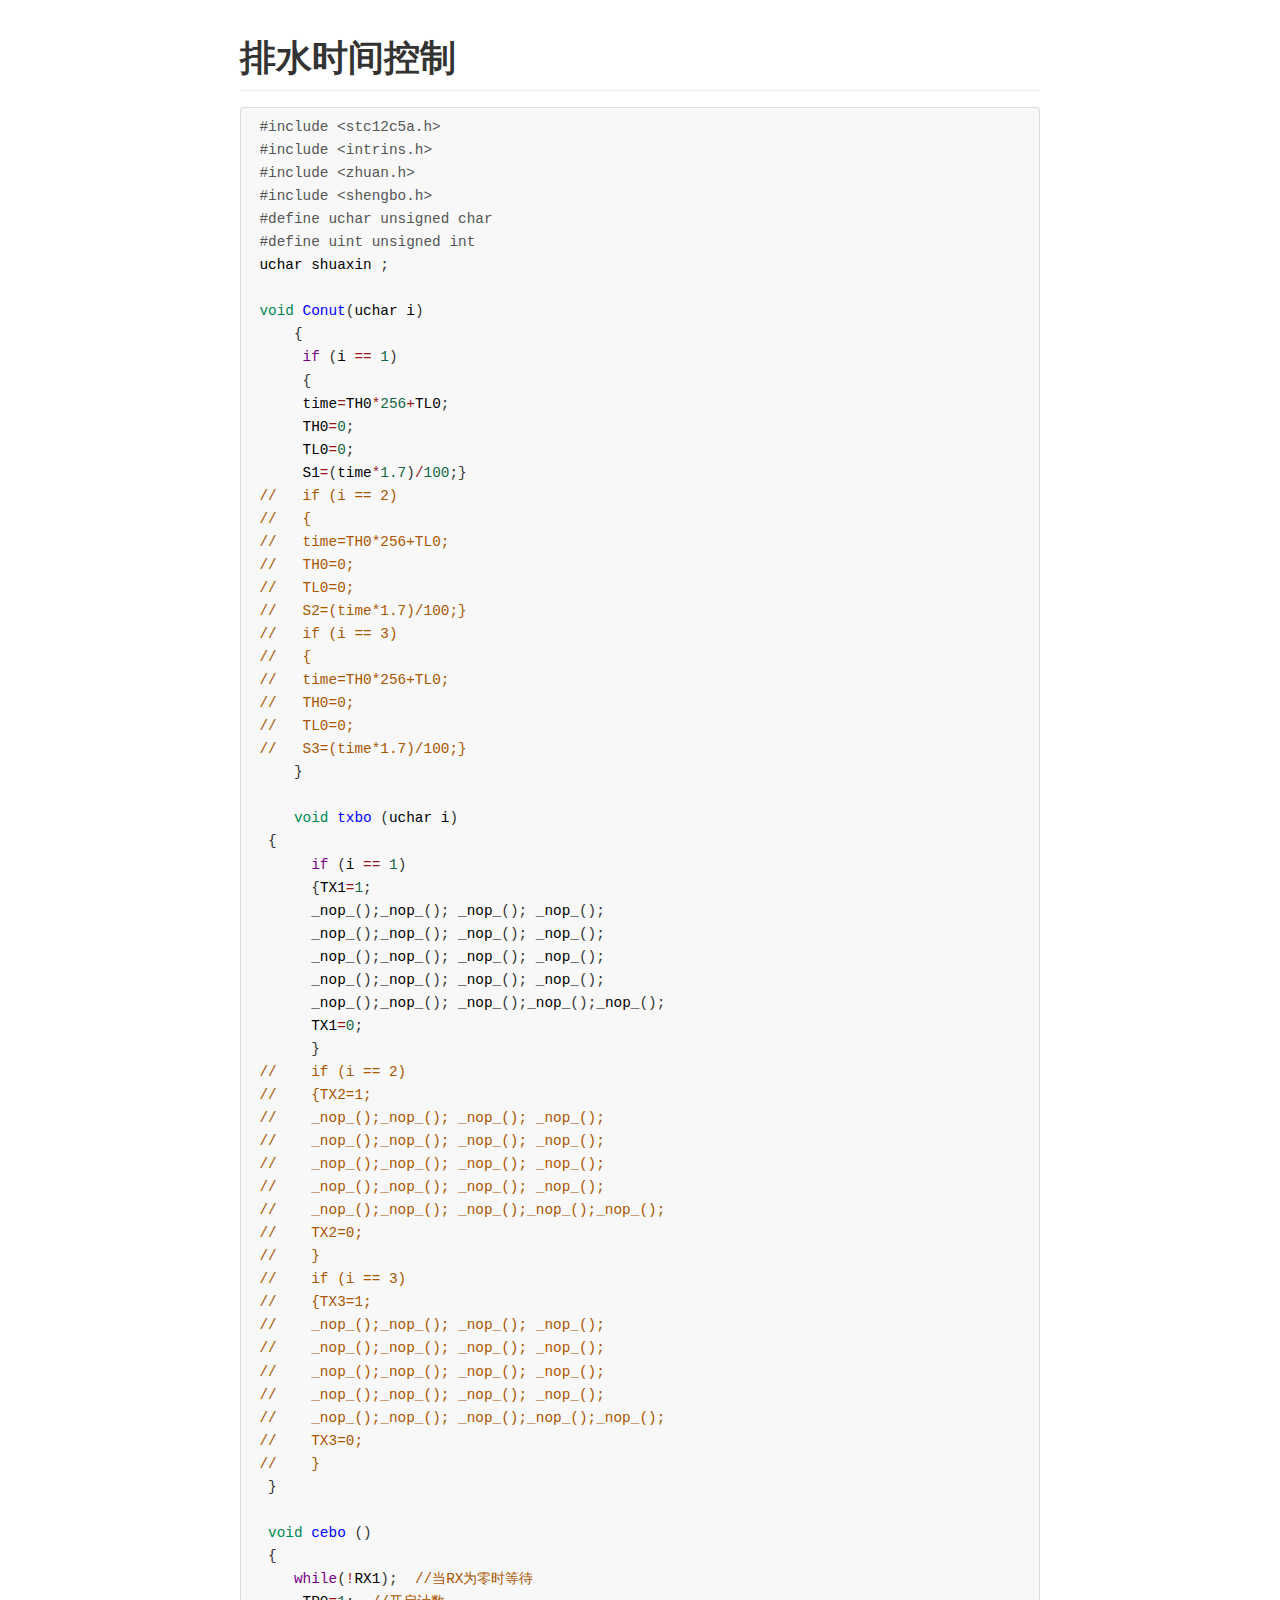
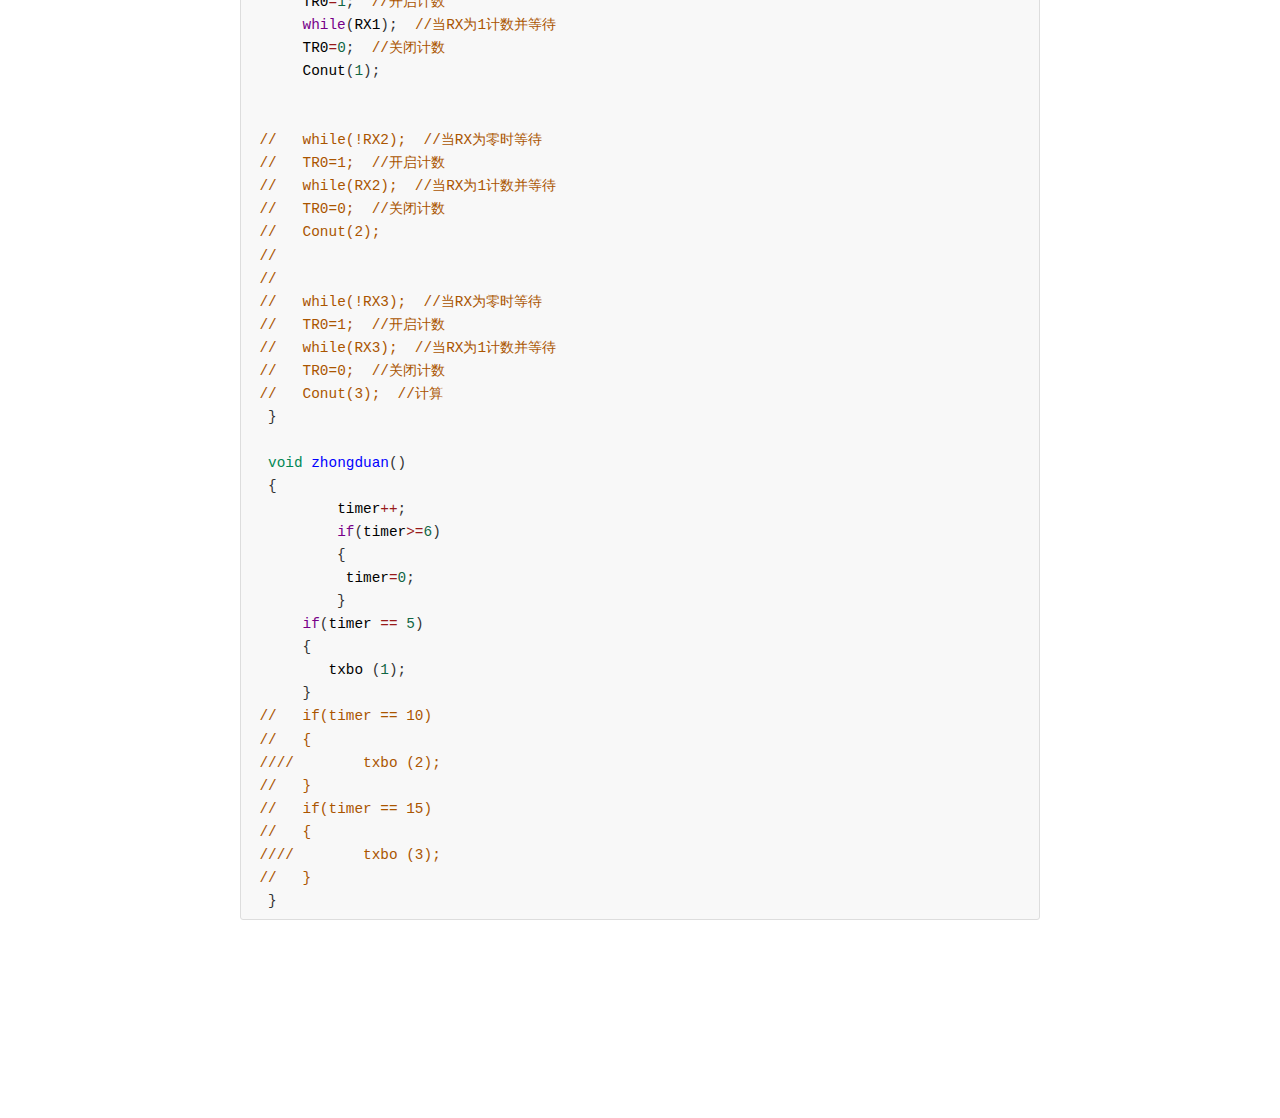
<file: demo/time-control.html>
<!doctype html>
<html>
<head>
<meta charset='UTF-8'><meta name='viewport' content='width=device-width initial-scale=1'>
<title>排水时间控制.md</title><link href='http://fonts.googleapis.com/css?family=Open+Sans:400italic,700italic,700,400&subset=latin,latin-ext' rel='stylesheet' type='text/css'><style type='text/css'>html, body {overflow-x: initial !important;}.CodeMirror { height: auto; }
.CodeMirror-scroll { overflow-y: hidden; overflow-x: auto; }
.CodeMirror-lines { padding: 4px 0px; }
.CodeMirror pre { }
.CodeMirror-scrollbar-filler, .CodeMirror-gutter-filler { background-color: white; }
.CodeMirror-gutters { border-right-width: 1px; border-right-style: solid; border-right-color: rgb(221, 221, 221); background-color: rgb(247, 247, 247); white-space: nowrap; }
.CodeMirror-linenumbers { }
.CodeMirror-linenumber { padding: 0px 3px 0px 5px; text-align: right; color: rgb(153, 153, 153); }
.CodeMirror div.CodeMirror-cursor { border-left-width: 1px; border-left-style: solid; border-left-color: black; z-index: 3; }
.CodeMirror div.CodeMirror-secondarycursor { border-left-width: 1px; border-left-style: solid; border-left-color: silver; }
.CodeMirror.cm-keymap-fat-cursor div.CodeMirror-cursor { width: auto; border: 0px; background-color: rgb(119, 238, 119); z-index: 1; background-position: initial initial; background-repeat: initial initial; }
.CodeMirror div.CodeMirror-cursor.CodeMirror-overwrite { }
.cm-tab { display: inline-block; }
.cm-s-typora-default .cm-header, .cm-s-typora-default .cm-property { color: rgb(217, 79, 138); }
.cm-s-typora-default pre.cm-header1:not(.cm-atom) :not(.cm-overlay) { font-size: 2rem; line-height: 2rem; }
.cm-s-typora-default pre.cm-header2:not(.cm-atom) :not(.cm-overlay) { font-size: 1.4rem; line-height: 1.4rem; }
.cm-s-typora-default .cm-atom, .cm-s-typora-default .cm-number { color: rgb(149, 132, 134); }
.cm-s-typora-default .cm-table-row, .cm-s-typora-default .cm-block-start { font-family: monospace; }
.cm-s-typora-default .cm-comment, .cm-s-typora-default .cm-code { color: rgb(74, 90, 159); font-family: monospace; }
.cm-s-typora-default .cm-tag { color: rgb(169, 68, 66); }
.cm-s-typora-default .cm-string { color: rgb(126, 134, 169); }
.cm-s-typora-default .cm-link { color: rgb(196, 122, 15); text-decoration: underline; }
.cm-s-typora-default .cm-variable-2, .cm-s-typora-default .cm-variable-1 { color: inherit; }
.cm-s-typora-default .cm-overlay { font-size: 1rem; font-family: monospace; }
.CodeMirror.cm-s-typora-default div.CodeMirror-cursor { border-left-width: 3px; border-left-style: solid; border-left-color: rgb(228, 98, 154); }
.cm-s-typora-default .CodeMirror-activeline-background { left: -60px; right: -30px; background-color: rgba(204, 204, 204, 0.2); background-position: initial initial; background-repeat: initial initial; }
.cm-s-typora-default .CodeMirror-gutters { border-right-style: none; background-color: inherit; }
.cm-s-typora-default .cm-trailing-space-new-line::after, .cm-startspace::after, .cm-starttab .cm-tab::after { content: '•'; position: absolute; left: 0px; opacity: 0; font-family: LetterGothicStd, monospace; }
.os-windows .cm-startspace::after, .os-windows .cm-starttab .cm-tab::after { left: -0.1em; }
.cm-starttab .cm-tab::after { content: ' '; }
.cm-startspace, .cm-tab, .cm-starttab, .cm-trailing-space-a, .cm-trailing-space-b, .cm-trailing-space-new-line { font-family: monospace; position: relative; }
.cm-s-typora-default .cm-trailing-space-new-line::after { content: '↓'; opacity: 0.3; }
.cm-s-inner .cm-keyword { color: rgb(119, 0, 136); }
.cm-s-inner .cm-atom, .cm-s-inner.cm-atom { color: rgb(34, 17, 153); }
.cm-s-inner .cm-number { color: rgb(17, 102, 68); }
.cm-s-inner .cm-def { color: rgb(0, 0, 255); }
.cm-s-inner .cm-variable { color: black; }
.cm-s-inner .cm-variable-2 { color: rgb(0, 85, 170); }
.cm-s-inner .cm-variable-3 { color: rgb(0, 136, 85); }
.cm-s-inner .cm-property { color: black; }
.cm-s-inner .cm-operator { color: rgb(152, 26, 26); }
.cm-s-inner .cm-comment, .cm-s-inner.cm-comment { color: rgb(170, 85, 0); }
.cm-s-inner .cm-string { color: rgb(170, 17, 17); }
.cm-s-inner .cm-string-2 { color: rgb(255, 85, 0); }
.cm-s-inner .cm-meta { color: rgb(85, 85, 85); }
.cm-s-inner .cm-qualifier { color: rgb(85, 85, 85); }
.cm-s-inner .cm-builtin { color: rgb(51, 0, 170); }
.cm-s-inner .cm-bracket { color: rgb(153, 153, 119); }
.cm-s-inner .cm-tag { color: rgb(17, 119, 0); }
.cm-s-inner .cm-attribute { color: rgb(0, 0, 204); }
.cm-s-inner .cm-header, .cm-s-inner.cm-header { color: blue; }
.cm-s-inner .cm-quote, .cm-s-inner.cm-quote { color: rgb(0, 153, 0); }
.cm-s-inner .cm-hr, .cm-s-inner.cm-hr { color: rgb(153, 153, 153); }
.cm-s-inner .cm-link, .cm-s-inner.cm-link { color: rgb(0, 0, 204); }
.cm-negative { color: rgb(221, 68, 68); }
.cm-positive { color: rgb(34, 153, 34); }
.cm-header, .cm-strong { font-weight: bold; }
.cm-del { text-decoration: line-through; }
.cm-em { font-style: italic; }
.cm-link { text-decoration: underline; }
.cm-error { color: rgb(255, 0, 0); }
.cm-invalidchar { color: rgb(255, 0, 0); }
.cm-constant { color: rgb(38, 139, 210); }
.cm-defined { color: rgb(181, 137, 0); }
div.CodeMirror span.CodeMirror-matchingbracket { color: rgb(0, 255, 0); }
div.CodeMirror span.CodeMirror-nonmatchingbracket { color: rgb(255, 34, 34); }
.cm-s-inner .CodeMirror-activeline-background { background-image: inherit; background-size: inherit; background-attachment: inherit; background-origin: inherit; background-clip: inherit; background-color: inherit; background-position: inherit inherit; background-repeat: inherit inherit; }
.CodeMirror { position: relative; overflow: hidden; }
.CodeMirror-scroll { margin-bottom: -30px; margin-right: -30px; padding-bottom: 30px; padding-right: 30px; height: 100%; outline: none; position: relative; box-sizing: content-box; }
.CodeMirror-sizer { position: relative; }
.CodeMirror-vscrollbar, .CodeMirror-hscrollbar, .CodeMirror-scrollbar-filler, .CodeMirror-gutter-filler { position: absolute; z-index: 6; display: none; }
.CodeMirror-vscrollbar { right: 0px; top: 0px; overflow-x: hidden; overflow-y: scroll; }
.CodeMirror-hscrollbar { bottom: 0px; left: 0px; overflow-y: hidden; overflow-x: scroll; }
.CodeMirror-scrollbar-filler { right: 0px; bottom: 0px; }
.CodeMirror-gutter-filler { left: 0px; bottom: 0px; }
.CodeMirror-gutters { position: absolute; left: 0px; top: 0px; padding-bottom: 30px; z-index: 3; }
.CodeMirror-gutter { white-space: normal; height: 100%; box-sizing: content-box; padding-bottom: 30px; margin-bottom: -32px; display: inline-block; }
.CodeMirror-gutter-elt { position: absolute; cursor: default; z-index: 4; }
.CodeMirror-lines { cursor: text; }
.CodeMirror pre { border-top-left-radius: 0px; border-top-right-radius: 0px; border-bottom-right-radius: 0px; border-bottom-left-radius: 0px; border-width: 0px; background-color: transparent; font-family: inherit; font-size: inherit; margin: 0px; white-space: pre; word-wrap: normal; color: inherit; z-index: 2; position: relative; overflow: visible; background-position: initial initial; background-repeat: initial initial; }
.CodeMirror-wrap pre { word-wrap: break-word; white-space: pre-wrap; word-break: normal; }
.CodeMirror-code pre { border-right-width: 30px; border-right-style: solid; border-right-color: transparent; width: -webkit-fit-content; }
.CodeMirror-wrap .CodeMirror-code pre { border-right-style: none; width: auto; }
.CodeMirror-linebackground { position: absolute; left: 0px; right: 0px; top: 0px; bottom: 0px; z-index: 0; }
.CodeMirror-linewidget { position: relative; z-index: 2; overflow: auto; }
.CodeMirror-widget { }
.CodeMirror-wrap .CodeMirror-scroll { overflow-x: hidden; }
.CodeMirror-measure { position: absolute; width: 100%; height: 0px; overflow: hidden; visibility: hidden; }
.CodeMirror-measure pre { position: static; }
.CodeMirror div.CodeMirror-cursor { position: absolute; visibility: hidden; border-right-style: none; width: 0px; }
.CodeMirror div.CodeMirror-cursor { visibility: hidden; }
.CodeMirror-focused div.CodeMirror-cursor { visibility: inherit; }
.CodeMirror-selected { background-color: rgb(217, 217, 217); background-position: initial initial; background-repeat: initial initial; }
.CodeMirror-focused .CodeMirror-selected { background-color: rgb(215, 212, 240); background-position: initial initial; background-repeat: initial initial; }
.cm-searching { background-color: rgba(255, 255, 0, 0.4); background-position: initial initial; background-repeat: initial initial; }
.CodeMirror span { }
@media print { 
  .CodeMirror div.CodeMirror-cursor { visibility: hidden; }
}
.CodeMirror-lint-markers { width: 16px; }
.CodeMirror-lint-tooltip { background-color: infobackground; border: 1px solid black; border-top-left-radius: 4px; border-top-right-radius: 4px; border-bottom-right-radius: 4px; border-bottom-left-radius: 4px; color: infotext; font-family: monospace; overflow: hidden; padding: 2px 5px; position: fixed; white-space: pre-wrap; z-index: 10000; max-width: 600px; opacity: 0; transition: opacity 0.4s; font-size: 0.8em; }
.CodeMirror-lint-mark-error, .CodeMirror-lint-mark-warning { background-position: left bottom; background-repeat: repeat no-repeat; }
.CodeMirror-lint-mark-error { background-image: url([data-uri]); }
.CodeMirror-lint-marker-error, .CodeMirror-lint-marker-warning { cursor: pointer; display: inline-block; height: 16px; width: 16px; vertical-align: middle; position: relative; background-position: center center; background-repeat: no-repeat no-repeat; }
.CodeMirror-lint-message-error, .CodeMirror-lint-message-warning { padding-left: 18px; background-position: left top; background-repeat: no-repeat no-repeat; }
.CodeMirror-lint-marker-error, .CodeMirror-lint-message-error { background-image: url([data-uri]); }
.CodeMirror-lint-marker-warning, .CodeMirror-lint-message-warning { background-image: url([data-uri]); }
.CodeMirror-lint-marker-multiple { background-image: url([data-uri]); width: 100%; height: 100%; background-position: right bottom; background-repeat: no-repeat no-repeat; }


html { font-size: 14px; background-color: rgb(255, 255, 255); color: rgb(51, 51, 51); }
body { margin: 0px; padding: 0px; height: auto; bottom: 0px; top: 0px; left: 0px; right: 0px; font-family: 'Helvetica Neue', Helvetica, Arial, sans-serif; font-size: 1rem; line-height: 1.42857143; overflow-x: hidden; background-image: inherit; background-size: inherit; background-attachment: inherit; background-origin: inherit; background-clip: inherit; background-color: inherit; background-position: inherit inherit; background-repeat: inherit inherit; }
a:active, a:hover { outline: 0px; }
.in-text-selection, ::selection { background-color: rgb(181, 214, 252); text-shadow: none; background-position: initial initial; background-repeat: initial initial; }
#write { margin: 0px auto; height: auto; width: inherit; word-break: normal; word-wrap: break-word; position: relative; padding-bottom: 70px; white-space: pre-wrap; overflow-x: auto; }
.for-image #write { padding-left: 8px; padding-right: 8px; }
body.typora-export { padding-left: 30px; padding-right: 30px; }
@media screen and (max-width: 500px) { 
  body.typora-export { padding-left: 0px; padding-right: 0px; }
  .CodeMirror-sizer { margin-left: 0px !important; }
  .CodeMirror-gutters { display: none !important; }
}
.typora-export #write { margin: 0px auto; }
#write > p:first-child, #write > ul:first-child, #write > ol:first-child, #write > pre:first-child, #write > blockquote:first-child, #write > div:first-child, #write > table:first-child { margin-top: 30px; }
#write li > table:first-child { margin-top: -20px; }
img { max-width: 100%; vertical-align: middle; }
input, button, select, textarea { color: inherit; font-family: inherit; font-size: inherit; font-style: inherit; font-variant-caps: inherit; font-weight: inherit; line-height: inherit; }
input[type="checkbox"], input[type="radio"] { line-height: normal; padding: 0px; }
::before, ::after, * { box-sizing: border-box; }
#write p, #write h1, #write h2, #write h3, #write h4, #write h5, #write h6, #write div, #write pre { width: inherit; }
#write p, #write h1, #write h2, #write h3, #write h4, #write h5, #write h6 { position: relative; }
h1 { font-size: 2rem; }
h2 { font-size: 1.8rem; }
h3 { font-size: 1.6rem; }
h4 { font-size: 1.4rem; }
h5 { font-size: 1.2rem; }
h6 { font-size: 1rem; }
p { -webkit-margin-before: 1rem; -webkit-margin-after: 1rem; -webkit-margin-start: 0px; -webkit-margin-end: 0px; }
.mathjax-block { margin-top: 0px; margin-bottom: 0px; -webkit-margin-before: 0rem; -webkit-margin-after: 0rem; }
.hidden { display: none; }
.md-blockmeta { color: rgb(204, 204, 204); font-weight: bold; font-style: italic; }
a { cursor: pointer; }
#write input[type="checkbox"] { cursor: pointer; width: inherit; height: inherit; margin: 4px 0px 0px; }
tr { break-inside: avoid; break-after: auto; }
thead { display: table-header-group; }
table { border-collapse: collapse; border-spacing: 0px; width: 100%; overflow: auto; break-inside: auto; text-align: left; }
table.md-table td { min-width: 80px; }
.CodeMirror-gutters { border-right-width: 0px; background-color: inherit; }
.CodeMirror { text-align: left; }
.CodeMirror-placeholder { opacity: 0.3; }
.CodeMirror pre { padding: 0px 4px; }
.CodeMirror-lines { padding: 0px; }
div.hr:focus { cursor: none; }
pre { white-space: pre-wrap; }
.CodeMirror-gutters { margin-right: 4px; }
.md-fences { font-size: 0.9rem; display: block; break-inside: avoid; text-align: left; overflow: visible; white-space: pre; background-image: inherit; background-size: inherit; background-attachment: inherit; background-origin: inherit; background-clip: inherit; background-color: inherit; position: relative !important; background-position: inherit inherit; background-repeat: inherit inherit; }
.md-diagram-panel { width: 100%; margin-top: 10px; text-align: center; padding-top: 0px; padding-bottom: 8px; overflow-x: auto; }
.md-fences .CodeMirror.CodeMirror-wrap { top: -1.6em; margin-bottom: -1.6em; }
.md-fences.mock-cm { white-space: pre-wrap; }
.show-fences-line-number .md-fences { padding-left: 0px; }
.show-fences-line-number .md-fences.mock-cm { padding-left: 40px; }
.footnotes { opacity: 0.8; font-size: 0.9rem; padding-top: 1em; padding-bottom: 1em; }
.footnotes + .footnotes { margin-top: -1em; }
.md-reset { margin: 0px; padding: 0px; border: 0px; outline: 0px; vertical-align: top; background-color: transparent; text-decoration: none; text-shadow: none; float: none; position: static; width: auto; height: auto; white-space: nowrap; cursor: inherit; line-height: normal; font-weight: normal; text-align: left; box-sizing: content-box; direction: ltr; background-position: initial initial; background-repeat: initial initial; }
li div { padding-top: 0px; }
blockquote { margin: 1rem 0px; }
li p, li .mathjax-block { margin: 0.5rem 0px; }
li { margin: 0px; position: relative; }
blockquote > :last-child { margin-bottom: 0px; }
blockquote > :first-child { margin-top: 0px; }
.footnotes-area { color: rgb(136, 136, 136); margin-top: 0.714rem; padding-bottom: 0.143rem; }
@media print { 
  html, body { height: 100%; }
  .typora-export * { -webkit-print-color-adjust: exact; }
  h1, h2, h3, h4, h5, h6 { break-after: avoid-page; orphans: 2; }
  p { orphans: 4; }
  html.blink-to-pdf { font-size: 13px; }
  .typora-export #write { padding-left: 1cm; padding-right: 1cm; }
  .typora-export #write::after { height: 0px; }
  @page { margin: 20mm 0mm; }
}
.footnote-line { margin-top: 0.714em; font-size: 0.7em; }
a img, img a { cursor: pointer; }
pre.md-meta-block { font-size: 0.8rem; min-height: 2.86rem; white-space: pre-wrap; background-color: rgb(204, 204, 204); display: block; overflow-x: hidden; background-position: initial initial; background-repeat: initial initial; }
p .md-image:only-child { display: inline-block; width: 100%; text-align: center; }
#write .MathJax_Display { margin: 0.8em 0px 0px; }
.mathjax-block { white-space: pre; overflow: hidden; width: 100%; }
p + .mathjax-block { margin-top: -1.143rem; }
.mathjax-block:not(:empty)::after { display: none; }
[contenteditable="true"]:active, [contenteditable="true"]:focus { outline: none; box-shadow: none; }
.task-list { list-style-type: none; }
.task-list-item { position: relative; padding-left: 1em; }
.task-list-item input { position: absolute; top: 0px; left: 0px; }
.math { font-size: 1rem; }
.md-toc { min-height: 3.58rem; position: relative; font-size: 0.9rem; border-top-left-radius: 10px; border-top-right-radius: 10px; border-bottom-right-radius: 10px; border-bottom-left-radius: 10px; }
.md-toc-content { position: relative; margin-left: 0px; }
.md-toc::after, .md-toc-content::after { display: none; }
.md-toc-item { display: block; color: rgb(65, 131, 196); text-decoration: none; }
.md-toc-inner:hover { }
.md-toc-inner { display: inline-block; cursor: pointer; }
.md-toc-h1 .md-toc-inner { margin-left: 0px; font-weight: bold; }
.md-toc-h2 .md-toc-inner { margin-left: 2em; }
.md-toc-h3 .md-toc-inner { margin-left: 4em; }
.md-toc-h4 .md-toc-inner { margin-left: 6em; }
.md-toc-h5 .md-toc-inner { margin-left: 8em; }
.md-toc-h6 .md-toc-inner { margin-left: 10em; }
@media screen and (max-width: 48em) { 
  .md-toc-h3 .md-toc-inner { margin-left: 3.5em; }
  .md-toc-h4 .md-toc-inner { margin-left: 5em; }
  .md-toc-h5 .md-toc-inner { margin-left: 6.5em; }
  .md-toc-h6 .md-toc-inner { margin-left: 8em; }
}
a.md-toc-inner { font-size: inherit; font-style: inherit; font-weight: inherit; line-height: inherit; }
.footnote-line a:not(.reversefootnote) { color: inherit; }
.md-attr { display: none; }
.md-fn-count::after { content: '.'; }
.md-tag { opacity: 0.5; }
.md-comment { color: rgb(162, 127, 3); opacity: 0.8; font-family: monospace; }
code { text-align: left; }
h1 .md-tag, h2 .md-tag, h3 .md-tag, h4 .md-tag, h5 .md-tag, h6 .md-tag { font-weight: initial; opacity: 0.35; }
a.md-print-anchor { border: none !important; display: inline-block !important; position: absolute !important; width: 1px !important; right: 0px !important; outline: none !important; background-color: transparent !important; text-shadow: initial !important; background-position: initial initial !important; background-repeat: initial initial !important; }
.md-inline-math .MathJax_SVG .noError { display: none !important; }
.mathjax-block .MathJax_SVG_Display { text-align: center; margin: 1em 0em; position: relative; text-indent: 0px; max-width: none; max-height: none; min-height: 0px; min-width: 100%; width: auto; display: block !important; }
.MathJax_SVG_Display, .md-inline-math .MathJax_SVG_Display { width: auto; margin: inherit; display: inline-block !important; }
.MathJax_SVG .MJX-monospace { font-family: monospace; }
.MathJax_SVG .MJX-sans-serif { font-family: sans-serif; }
.MathJax_SVG { display: inline; font-style: normal; font-weight: normal; line-height: normal; zoom: 90%; text-indent: 0px; text-align: left; text-transform: none; letter-spacing: normal; word-spacing: normal; word-wrap: normal; white-space: nowrap; float: none; direction: ltr; max-width: none; max-height: none; min-width: 0px; min-height: 0px; border: 0px; padding: 0px; margin: 0px; }
.MathJax_SVG * { transition: none; }


@include-when-export url(http://fonts.googleapis.com/css?family=Open+Sans:400italic,700italic,700,400&subset=latin,latin-ext);

/**
 * css forked from https://github.com/GitbookIO/gitbook 
 * www.gitbook.com
 * Apache License
 * https://github.com/GitbookIO/gitbook/blob/master/LICENSE
 **/

@font-face {
    font-family: 'Open Sans';
    font-style: normal;
    font-weight: normal;
    src: local('Open Sans Regular'),url('file:///Users/wuhaoning/Library/Application%20Support/abnerworks.Typora/themes/github/400.woff') format('woff')
}

@font-face {
    font-family: 'Open Sans';
    font-style: italic;
    font-weight: normal;
    src: local('Open Sans Italic'),url('file:///Users/wuhaoning/Library/Application%20Support/abnerworks.Typora/themes/github/400i.woff') format('woff')
}

@font-face {
    font-family: 'Open Sans';
    font-style: normal;
    font-weight: bold;
    src: local('Open Sans Bold'),url('file:///Users/wuhaoning/Library/Application%20Support/abnerworks.Typora/themes/github/700.woff') format('woff')
}

@font-face {
    font-family: 'Open Sans';
    font-style: italic;
    font-weight: bold;
    src: local('Open Sans Bold Italic'),url('file:///Users/wuhaoning/Library/Application%20Support/abnerworks.Typora/themes/github/700i.woff') format('woff')
}

html {
    font-size: 16px;
}

body {
    font-family: "Open Sans","Clear Sans","Helvetica Neue",Helvetica,Arial,sans-serif;
    color: rgb(51, 51, 51);
    line-height: 1.6;
}

#write{
    max-width: 860px;
  	margin: 0 auto;
  	padding: 20px 30px 40px 30px;
	padding-top: 20px;
    padding-bottom: 100px;
}
#write > ul:first-child,
#write > ol:first-child{
    margin-top: 30px;
}

body > *:first-child {
    margin-top: 0 !important;
}
body > *:last-child {
    margin-bottom: 0 !important;
}
a {
    color: #4183C4;
}
h1,
h2,
h3,
h4,
h5,
h6 {
    position: relative;
    margin-top: 1rem;
    margin-bottom: 1rem;
    font-weight: bold;
    line-height: 1.4;
    cursor: text;
}
h1:hover a.anchor,
h2:hover a.anchor,
h3:hover a.anchor,
h4:hover a.anchor,
h5:hover a.anchor,
h6:hover a.anchor {
    /*background: url("file:///Users/wuhaoning/Library/Application%20Support/images/modules/styleguide/para.png") no-repeat 10px center;*/
    text-decoration: none;
}
h1 tt,
h1 code {
    font-size: inherit;
}
h2 tt,
h2 code {
    font-size: inherit;
}
h3 tt,
h3 code {
    font-size: inherit;
}
h4 tt,
h4 code {
    font-size: inherit;
}
h5 tt,
h5 code {
    font-size: inherit;
}
h6 tt,
h6 code {
    font-size: inherit;
}
h1 {
    padding-bottom: .3em;
    font-size: 2.25em;
    line-height: 1.2;
    border-bottom: 1px solid #eee;
}
h2 {
   padding-bottom: .3em;
    font-size: 1.75em;
    line-height: 1.225;
    border-bottom: 1px solid #eee;
}
h3 {
    font-size: 1.5em;
    line-height: 1.43;
}
h4 {
    font-size: 1.25em;
}
h5 {
    font-size: 1em;
}
h6 {
   font-size: 1em;
    color: #777;
}
p,
blockquote,
ul,
ol,
dl,
table{
    margin: 0.8em 0;
}
li>ol,
li>ul {
    margin: 0 0;
}
hr {
    height: 4px;
    padding: 0;
    margin: 16px 0;
    background-color: #e7e7e7;
    border: 0 none;
    overflow: hidden;
    box-sizing: content-box;
    border-bottom: 1px solid #ddd;
}

body > h2:first-child {
    margin-top: 0;
    padding-top: 0;
}
body > h1:first-child {
    margin-top: 0;
    padding-top: 0;
}
body > h1:first-child + h2 {
    margin-top: 0;
    padding-top: 0;
}
body > h3:first-child,
body > h4:first-child,
body > h5:first-child,
body > h6:first-child {
    margin-top: 0;
    padding-top: 0;
}
a:first-child h1,
a:first-child h2,
a:first-child h3,
a:first-child h4,
a:first-child h5,
a:first-child h6 {
    margin-top: 0;
    padding-top: 0;
}
h1 p,
h2 p,
h3 p,
h4 p,
h5 p,
h6 p {
    margin-top: 0;
}
li p.first {
    display: inline-block;
}
ul,
ol {
    padding-left: 30px;
}
ul:first-child,
ol:first-child {
    margin-top: 0;
}
ul:last-child,
ol:last-child {
    margin-bottom: 0;
}
blockquote {
    border-left: 4px solid #dddddd;
    padding: 0 15px;
    color: #777777;
}
blockquote blockquote {
    padding-right: 0;
}
table {
    padding: 0;
    word-break: initial;
}
table tr {
    border-top: 1px solid #cccccc;
    background-color: white;
    margin: 0;
    padding: 0;
}
table tr:nth-child(2n) {
    background-color: #f8f8f8;
}
table tr th {
    font-weight: bold;
    border: 1px solid #cccccc;
    text-align: left;
    margin: 0;
    padding: 6px 13px;
}
table tr td {
    border: 1px solid #cccccc;
    text-align: left;
    margin: 0;
    padding: 6px 13px;
}
table tr th:first-child,
table tr td:first-child {
    margin-top: 0;
}
table tr th:last-child,
table tr td:last-child {
    margin-bottom: 0;
}

.CodeMirror-gutters {
    border-right: 1px solid #ddd;
}

.md-fences,
code,
tt {
    border: 1px solid #ddd;
    background-color: #f8f8f8;
    border-radius: 3px;
    padding: 0;
    font-family: Consolas, "Liberation Mono", Courier, monospace;
    padding: 2px 4px 0px 4px;
    font-size: 0.9em;
}

.md-fences {
    margin-bottom: 15px;
    margin-top: 15px;
    padding: 0.2em 1em;
    padding-top: 8px;
    padding-bottom: 6px;
}
.task-list{
	padding-left: 0;
}

.task-list-item {
	padding-left:32px;
}

.task-list-item input {
  top: 3px;
  left: 8px;
}

@media screen and (min-width: 914px) {
    /*body {
        width: 854px;
        margin: 0 auto;
    }*/
}
@media print {
    html {
        font-size: 13px;
    }
    table,
    pre {
        page-break-inside: avoid;
    }
    pre {
        word-wrap: break-word;
    }
}

.md-fences {
	background-color: #f8f8f8;
}
#write pre.md-meta-block {
	padding: 1rem;
    font-size: 85%;
    line-height: 1.45;
    background-color: #f7f7f7;
    border: 0;
    border-radius: 3px;
    color: #777777;
    margin-top: 0 !important;
}

.mathjax-block>.code-tooltip {
	bottom: .375rem;
}

#write>h3.md-focus:before{
	left: -1.5625rem;
	top: .375rem;
}
#write>h4.md-focus:before{
	left: -1.5625rem;
	top: .285714286rem;
}
#write>h5.md-focus:before{
	left: -1.5625rem;
	top: .285714286rem;
}
#write>h6.md-focus:before{
	left: -1.5625rem;
	top: .285714286rem;
}
.md-image>.md-meta {
    border: 1px solid #ddd;
    border-radius: 3px;
    font-family: Consolas, "Liberation Mono", Courier, monospace;
    padding: 2px 4px 0px 4px;
    font-size: 0.9em;
    color: inherit;
}

.md-tag{
	color: inherit;
}

.md-toc { 
    margin-top:20px;
    padding-bottom:20px;
}

#typora-quick-open {
    border: 1px solid #ddd;
    background-color: #f8f8f8;
}

#typora-quick-open-item {
    background-color: #FAFAFA;
    border-color: #FEFEFE #e5e5e5 #e5e5e5 #eee;
    border-style: solid;
    border-width: 1px;
}

#md-notification:before {
    top: 10px;
}

/** focus mode */
.on-focus-mode blockquote {
    border-left-color: rgba(85, 85, 85, 0.12);
}

header, .context-menu, .megamenu-content, footer{
    font-family: "Segoe UI", "Arial", sans-serif;
}


</style>
</head>
<body class='typora-export' >
<div  id='write'  class = 'is-mac'><h1><a name='header-c5' class='md-header-anchor '></a>排水时间控制</h1><pre class="md-fences md-end-block" lang="c"> <div class="CodeMirror cm-s-inner CodeMirror-wrap"><div style="overflow: hidden; position: relative; width: 3px; height: 0px; top: 0px; left: 4px;"></div><div class="CodeMirror-hscrollbar" style="left: 0px;"><div style="height: 100%; min-height: 1px; width: 0px;"></div></div><div class="CodeMirror-vscrollbar"><div style="min-width: 1px; height: 0px;"></div></div><div class="CodeMirror-scrollbar-filler"></div><div class="CodeMirror-gutter-filler"></div><div class="CodeMirror-scroll" tabindex="-1"><div class="CodeMirror-sizer" style="margin-left: 0px; min-height: 0px;"><div style="position: relative; top: 0px;"><div class="CodeMirror-lines"><div style="position: relative; outline: none;"><div class="CodeMirror-measure"><div style="width: 50px; height: 50px; overflow-x: scroll;"></div></div><div class="CodeMirror-measure"></div><div style="position: relative; z-index: 1;"></div><div class="CodeMirror-code" style=""><div class="CodeMirror-activeline" style="position: relative;"><div class="CodeMirror-activeline-background CodeMirror-linebackground"></div><pre class=""><span style="padding-right: 0.1px;"><span class="cm-meta">#include &lt;stc12c5a.h&gt;</span></span></pre></div><pre class=""><span style="padding-right: 0.1px;"><span class="cm-meta">#include &lt;intrins.h&gt;</span></span></pre><pre class=""><span style="padding-right: 0.1px;"><span class="cm-meta">#include &lt;zhuan.h&gt;</span></span></pre><pre class=""><span style="padding-right: 0.1px;"><span class="cm-meta">#include &lt;shengbo.h&gt;</span></span></pre><pre class=""><span style="padding-right: 0.1px;"><span class="cm-meta">#define uchar unsigned char</span></span></pre><pre class=""><span style="padding-right: 0.1px;"><span class="cm-meta">#define uint unsigned int</span></span></pre><pre class=""><span style="padding-right: 0.1px;"><span class="cm-variable">uchar</span> <span class="cm-variable">shuaxin</span> ;</span></pre><pre class=""><span style="padding-right: 0.1px;"><span>​</span></span></pre><pre class=""><span style="padding-right: 0.1px;"><span class="cm-variable-3">void</span> <span class="cm-def">Conut</span>(<span class="cm-variable">uchar</span> <span class="cm-variable">i</span>)</span></pre><pre class=""><span style="padding-right: 0.1px;"><span class="cm-tab">    </span>{</span></pre><pre class=""><span style="padding-right: 0.1px;"><span class="cm-tab">    </span> <span class="cm-keyword">if</span> (<span class="cm-variable">i</span> <span class="cm-operator">==</span> <span class="cm-number">1</span>)</span></pre><pre class=""><span style="padding-right: 0.1px;"><span class="cm-tab">    </span> {</span></pre><pre class=""><span style="padding-right: 0.1px;"><span class="cm-tab">    </span> <span class="cm-variable">time</span><span class="cm-operator">=</span><span class="cm-variable">TH0</span><span class="cm-operator">*</span><span class="cm-number">256</span><span class="cm-operator">+</span><span class="cm-variable">TL0</span>;</span></pre><pre class=""><span style="padding-right: 0.1px;"><span class="cm-tab">    </span> <span class="cm-variable">TH0</span><span class="cm-operator">=</span><span class="cm-number">0</span>;</span></pre><pre class=""><span style="padding-right: 0.1px;"><span class="cm-tab">    </span> <span class="cm-variable">TL0</span><span class="cm-operator">=</span><span class="cm-number">0</span>;</span></pre><pre class=""><span style="padding-right: 0.1px;"><span class="cm-tab">    </span> <span class="cm-variable">S1</span><span class="cm-operator">=</span>(<span class="cm-variable">time</span><span class="cm-operator">*</span><span class="cm-number">1.7</span>)<span class="cm-operator">/</span><span class="cm-number">100</span>;}</span></pre><pre class=""><span style="padding-right: 0.1px;"><span class="cm-comment">//<span class="cm-tab">  </span> if (i == 2)</span></span></pre><pre class=""><span style="padding-right: 0.1px;"><span class="cm-comment">//<span class="cm-tab">  </span> {</span></span></pre><pre class=""><span style="padding-right: 0.1px;"><span class="cm-comment">//<span class="cm-tab">  </span> time=TH0*256+TL0;</span></span></pre><pre class=""><span style="padding-right: 0.1px;"><span class="cm-comment">//<span class="cm-tab">  </span> TH0=0;</span></span></pre><pre class=""><span style="padding-right: 0.1px;"><span class="cm-comment">//<span class="cm-tab">  </span> TL0=0;</span></span></pre><pre class=""><span style="padding-right: 0.1px;"><span class="cm-comment">//<span class="cm-tab">  </span> S2=(time*1.7)/100;}</span></span></pre><pre class=""><span style="padding-right: 0.1px;"><span class="cm-comment">//<span class="cm-tab">  </span> if (i == 3)</span></span></pre><pre class=""><span style="padding-right: 0.1px;"><span class="cm-comment">//<span class="cm-tab">  </span> {</span></span></pre><pre class=""><span style="padding-right: 0.1px;"><span class="cm-comment">//<span class="cm-tab">  </span> time=TH0*256+TL0;</span></span></pre><pre class=""><span style="padding-right: 0.1px;"><span class="cm-comment">//<span class="cm-tab">  </span> TH0=0;</span></span></pre><pre class=""><span style="padding-right: 0.1px;"><span class="cm-comment">//<span class="cm-tab">  </span> TL0=0;</span></span></pre><pre class=""><span style="padding-right: 0.1px;"><span class="cm-comment">//<span class="cm-tab">  </span> S3=(time*1.7)/100;} &nbsp; &nbsp; </span></span></pre><pre class=""><span style="padding-right: 0.1px;"><span class="cm-tab">    </span>}</span></pre><pre class=""><span style="padding-right: 0.1px;"><span>​</span></span></pre><pre class=""><span style="padding-right: 0.1px;"><span class="cm-tab">    </span><span class="cm-variable-3">void</span> <span class="cm-def">txbo</span> (<span class="cm-variable">uchar</span> <span class="cm-variable">i</span>)</span></pre><pre class=""><span style="padding-right: 0.1px;"> {<span class="cm-tab">  </span></span></pre><pre class=""><span style="padding-right: 0.1px;"> <span class="cm-tab">   </span>  <span class="cm-keyword">if</span> (<span class="cm-variable">i</span> <span class="cm-operator">==</span> <span class="cm-number">1</span>)</span></pre><pre class=""><span style="padding-right: 0.1px;"> <span class="cm-tab">   </span>  {<span class="cm-variable">TX1</span><span class="cm-operator">=</span><span class="cm-number">1</span>;<span class="cm-tab">   </span><span class="cm-tab">    </span><span class="cm-tab">    </span> &nbsp; &nbsp; &nbsp; &nbsp; &nbsp; &nbsp; &nbsp; </span></pre><pre class=""><span style="padding-right: 0.1px;"><span class="cm-tab">    </span>  <span class="cm-variable">_nop_</span>();<span class="cm-variable">_nop_</span>(); <span class="cm-variable">_nop_</span>(); <span class="cm-variable">_nop_</span>();</span></pre><pre class=""><span style="padding-right: 0.1px;"><span class="cm-tab">    </span>  <span class="cm-variable">_nop_</span>();<span class="cm-variable">_nop_</span>(); <span class="cm-variable">_nop_</span>(); <span class="cm-variable">_nop_</span>();</span></pre><pre class=""><span style="padding-right: 0.1px;"><span class="cm-tab">    </span>  <span class="cm-variable">_nop_</span>();<span class="cm-variable">_nop_</span>(); <span class="cm-variable">_nop_</span>(); <span class="cm-variable">_nop_</span>();</span></pre><pre class=""><span style="padding-right: 0.1px;"><span class="cm-tab">    </span>  <span class="cm-variable">_nop_</span>();<span class="cm-variable">_nop_</span>(); <span class="cm-variable">_nop_</span>(); <span class="cm-variable">_nop_</span>();</span></pre><pre class=""><span style="padding-right: 0.1px;"><span class="cm-tab">    </span>  <span class="cm-variable">_nop_</span>();<span class="cm-variable">_nop_</span>(); <span class="cm-variable">_nop_</span>();<span class="cm-variable">_nop_</span>();<span class="cm-variable">_nop_</span>();</span></pre><pre class=""><span style="padding-right: 0.1px;"><span class="cm-tab">    </span>  <span class="cm-variable">TX1</span><span class="cm-operator">=</span><span class="cm-number">0</span>;</span></pre><pre class=""><span style="padding-right: 0.1px;"><span class="cm-tab">    </span>  }</span></pre><pre class=""><span style="padding-right: 0.1px;"><span class="cm-comment">//<span class="cm-tab">  </span>  if (i == 2)</span></span></pre><pre class=""><span style="padding-right: 0.1px;"><span class="cm-comment">// <span class="cm-tab"> </span>  {TX2=1;<span class="cm-tab">   </span><span class="cm-tab">    </span><span class="cm-tab">    </span> &nbsp; &nbsp; &nbsp; &nbsp; &nbsp; &nbsp; &nbsp;  </span></span></pre><pre class=""><span style="padding-right: 0.1px;"><span class="cm-comment">//<span class="cm-tab">  </span>  _nop_();_nop_(); _nop_(); _nop_();</span></span></pre><pre class=""><span style="padding-right: 0.1px;"><span class="cm-comment">//<span class="cm-tab">  </span>  _nop_();_nop_(); _nop_(); _nop_();</span></span></pre><pre class=""><span style="padding-right: 0.1px;"><span class="cm-comment">//<span class="cm-tab">  </span>  _nop_();_nop_(); _nop_(); _nop_();</span></span></pre><pre class=""><span style="padding-right: 0.1px;"><span class="cm-comment">//<span class="cm-tab">  </span>  _nop_();_nop_(); _nop_(); _nop_();</span></span></pre><pre class=""><span style="padding-right: 0.1px;"><span class="cm-comment">//<span class="cm-tab">  </span>  _nop_();_nop_(); _nop_();_nop_();_nop_();</span></span></pre><pre class=""><span style="padding-right: 0.1px;"><span class="cm-comment">//<span class="cm-tab">  </span>  TX2=0;</span></span></pre><pre class=""><span style="padding-right: 0.1px;"><span class="cm-comment">//<span class="cm-tab">  </span>  }</span></span></pre><pre class=""><span style="padding-right: 0.1px;"><span class="cm-comment">//<span class="cm-tab">  </span>  if (i == 3)</span></span></pre><pre class=""><span style="padding-right: 0.1px;"><span class="cm-comment">// <span class="cm-tab"> </span>  {TX3=1;<span class="cm-tab">   </span><span class="cm-tab">    </span><span class="cm-tab">    </span> &nbsp; &nbsp; &nbsp; &nbsp; &nbsp; &nbsp; &nbsp; </span></span></pre><pre class=""><span style="padding-right: 0.1px;"><span class="cm-comment">//<span class="cm-tab">  </span>  _nop_();_nop_(); _nop_(); _nop_();</span></span></pre><pre class=""><span style="padding-right: 0.1px;"><span class="cm-comment">//<span class="cm-tab">  </span>  _nop_();_nop_(); _nop_(); _nop_();</span></span></pre><pre class=""><span style="padding-right: 0.1px;"><span class="cm-comment">//<span class="cm-tab">  </span>  _nop_();_nop_(); _nop_(); _nop_();</span></span></pre><pre class=""><span style="padding-right: 0.1px;"><span class="cm-comment">//<span class="cm-tab">  </span>  _nop_();_nop_(); _nop_(); _nop_();</span></span></pre><pre class=""><span style="padding-right: 0.1px;"><span class="cm-comment">//<span class="cm-tab">  </span>  _nop_();_nop_(); _nop_();_nop_();_nop_();</span></span></pre><pre class=""><span style="padding-right: 0.1px;"><span class="cm-comment">//<span class="cm-tab">  </span>  TX3=0;</span></span></pre><pre class=""><span style="padding-right: 0.1px;"><span class="cm-comment">//<span class="cm-tab">  </span>  }</span></span></pre><pre class=""><span style="padding-right: 0.1px;"> } </span></pre><pre class=""><span style="padding-right: 0.1px;"><span>​</span></span></pre><pre class=""><span style="padding-right: 0.1px;"> <span class="cm-variable-3">void</span> <span class="cm-def">cebo</span> ()</span></pre><pre class=""><span style="padding-right: 0.1px;"> {</span></pre><pre class=""><span style="padding-right: 0.1px;"> <span class="cm-tab">   </span><span class="cm-keyword">while</span>(<span class="cm-operator">!</span><span class="cm-variable">RX1</span>);  <span class="cm-comment">//当RX为零时等待</span></span></pre><pre class=""><span style="padding-right: 0.1px;"><span class="cm-tab">    </span> <span class="cm-variable">TR0</span><span class="cm-operator">=</span><span class="cm-number">1</span>;  <span class="cm-comment">//开启计数</span></span></pre><pre class=""><span style="padding-right: 0.1px;"><span class="cm-tab">    </span> <span class="cm-keyword">while</span>(<span class="cm-variable">RX1</span>);  <span class="cm-comment">//当RX为1计数并等待</span></span></pre><pre class=""><span style="padding-right: 0.1px;"><span class="cm-tab">    </span> <span class="cm-variable">TR0</span><span class="cm-operator">=</span><span class="cm-number">0</span>;  <span class="cm-comment">//关闭计数</span></span></pre><pre class=""><span style="padding-right: 0.1px;"><span class="cm-tab">    </span> <span class="cm-variable">Conut</span>(<span class="cm-number">1</span>);</span></pre><pre class=""><span style="padding-right: 0.1px;"><span>​</span></span></pre><pre class=""><span style="padding-right: 0.1px;"><span>​</span></span></pre><pre class=""><span style="padding-right: 0.1px;"><span class="cm-comment">//<span class="cm-tab">  </span> while(!RX2);  //当RX为零时等待</span></span></pre><pre class=""><span style="padding-right: 0.1px;"><span class="cm-comment">//<span class="cm-tab">  </span> TR0=1;  //开启计数</span></span></pre><pre class=""><span style="padding-right: 0.1px;"><span class="cm-comment">//<span class="cm-tab">  </span> while(RX2);  //当RX为1计数并等待</span></span></pre><pre class=""><span style="padding-right: 0.1px;"><span class="cm-comment">//<span class="cm-tab">  </span> TR0=0;  //关闭计数</span></span></pre><pre class=""><span style="padding-right: 0.1px;"><span class="cm-comment">//<span class="cm-tab">  </span> Conut(2);</span></span></pre><pre class=""><span style="padding-right: 0.1px;"><span class="cm-comment">//</span></span></pre><pre class=""><span style="padding-right: 0.1px;"><span class="cm-comment">//<span class="cm-tab">  </span> </span></span></pre><pre class=""><span style="padding-right: 0.1px;"><span class="cm-comment">//<span class="cm-tab">  </span> while(!RX3);  //当RX为零时等待</span></span></pre><pre class=""><span style="padding-right: 0.1px;"><span class="cm-comment">//<span class="cm-tab">  </span> TR0=1;  //开启计数</span></span></pre><pre class=""><span style="padding-right: 0.1px;"><span class="cm-comment">//<span class="cm-tab">  </span> while(RX3);  //当RX为1计数并等待</span></span></pre><pre class=""><span style="padding-right: 0.1px;"><span class="cm-comment">//<span class="cm-tab">  </span> TR0=0;  //关闭计数</span></span></pre><pre class=""><span style="padding-right: 0.1px;"><span class="cm-comment">//<span class="cm-tab">  </span> Conut(3);  //计算</span></span></pre><pre class=""><span style="padding-right: 0.1px;"> } </span></pre><pre class=""><span style="padding-right: 0.1px;"><span>​</span></span></pre><pre class=""><span style="padding-right: 0.1px;"> <span class="cm-variable-3">void</span> <span class="cm-def">zhongduan</span>()</span></pre><pre class=""><span style="padding-right: 0.1px;"> {<span class="cm-tab">  </span><span class="cm-tab">    </span>  </span></pre><pre class=""><span style="padding-right: 0.1px;"> <span class="cm-tab">   </span><span class="cm-tab">    </span> <span class="cm-variable">timer</span><span class="cm-operator">++</span>; </span></pre><pre class=""><span style="padding-right: 0.1px;"><span class="cm-tab">    </span><span class="cm-tab">    </span> <span class="cm-keyword">if</span>(<span class="cm-variable">timer</span><span class="cm-operator">&gt;=</span><span class="cm-number">6</span>)</span></pre><pre class=""><span style="padding-right: 0.1px;"><span class="cm-tab">    </span><span class="cm-tab">    </span> { </span></pre><pre class=""><span style="padding-right: 0.1px;"><span class="cm-tab">    </span><span class="cm-tab">    </span>  <span class="cm-variable">timer</span><span class="cm-operator">=</span><span class="cm-number">0</span>;<span class="cm-tab">  </span><span class="cm-tab">    </span> &nbsp; </span></pre><pre class=""><span style="padding-right: 0.1px;"><span class="cm-tab">    </span><span class="cm-tab">    </span> }</span></pre><pre class=""><span style="padding-right: 0.1px;"><span class="cm-tab">    </span> <span class="cm-keyword">if</span>(<span class="cm-variable">timer</span> <span class="cm-operator">==</span> <span class="cm-number">5</span>)</span></pre><pre class=""><span style="padding-right: 0.1px;"><span class="cm-tab">    </span> {</span></pre><pre class=""><span style="padding-right: 0.1px;"><span class="cm-tab">    </span> <span class="cm-tab">   </span><span class="cm-variable">txbo</span> (<span class="cm-number">1</span>);</span></pre><pre class=""><span style="padding-right: 0.1px;"><span class="cm-tab">    </span> }</span></pre><pre class=""><span style="padding-right: 0.1px;"><span class="cm-comment">//<span class="cm-tab">  </span> if(timer == 10)</span></span></pre><pre class=""><span style="padding-right: 0.1px;"><span class="cm-comment">//<span class="cm-tab">  </span> {</span></span></pre><pre class=""><span style="padding-right: 0.1px;"><span class="cm-comment">////<span class="cm-tab">    </span> <span class="cm-tab">   </span>txbo (2);</span></span></pre><pre class=""><span style="padding-right: 0.1px;"><span class="cm-comment">//<span class="cm-tab">  </span> }</span></span></pre><pre class=""><span style="padding-right: 0.1px;"><span class="cm-comment">//<span class="cm-tab">  </span> if(timer == 15)</span></span></pre><pre class=""><span style="padding-right: 0.1px;"><span class="cm-comment">//<span class="cm-tab">  </span> {</span></span></pre><pre class=""><span style="padding-right: 0.1px;"><span class="cm-comment">////<span class="cm-tab">    </span> <span class="cm-tab">   </span>txbo (3);</span></span></pre><pre class=""><span style="padding-right: 0.1px;"><span class="cm-comment">//<span class="cm-tab">  </span> }</span></span></pre><pre class=""><span style="padding-right: 0.1px;"> }</span></pre></div></div></div></div></div><div style="position: absolute; height: 30px; width: 1px; top: 0px;"></div><div class="CodeMirror-gutters" style="display: none; height: 2454px;"></div></div></div></pre><p></p></div>
</body>
</html>
</file>
<file: assets/css/style.css>
/*
    [ TYPHOGRAPY ]
*/
body {
	font-family: 'Open Sans', sans-serif;
	color: #85939b;
}

h1,
h2,
h3,
h4,
h5,
h6 {
	font-family: 'Open Sans', sans-serif;
	color: #232a2f;
}

h3,
h4,
h5 {
	font-family: 'Raleway', sans-serif;
	font-weight: 200;
	margin-bottom: 30px;
}

p {
	font-size: 16px;
	line-height: 28px;
	font-weight: 300;
	margin-bottom: 30px;
}

iframe {
	border: 0;
	outline: 0;
}

.header-content {
	margin-bottom: 40px;
	color: #FFF;
	text-align: center;
}

.header-content h2 {
	font-weight: 300;
	font-size: 40px;
}

.header-content h3 {
	font-family: 'Raleway', sans-serif;
	font-weight: 200;
	text-transform: capitalize;
	font-size: 24px;
}

ul.list li:before {
	position: absolute;
	left: 3px;
	font-family: 'FontAwesome';
	content: '\f105';
}

ul.list {
	padding-left: 28px;
	padding-bottom: 10px;
	list-style: none;
	position: relative;
	font-size: 16px;
	line-height: 28px;
	font-weight: 300;
}

.copyrights {
	text-indent: -9999px;
	height: 0;
	line-height: 0;
	font-size: 0;
	overflow: hidden;
}

/*
    [ GENERAL ELEMENTS ]
*/
a {
	-webkit-transition: all .3s ease-in-out;
	-moz-transition: all .3s ease-in-out;
	-ms-transition: all .3s ease-in-out;
	-o-transition: all .3s ease-in-out;
	transition: all .3s ease-in-out;
	color: #DDAD02;
}

a:hover {
	color: #232a2f;
	text-decoration: none;
}

#main-wrapper {
	width: 100%;
	position: relative;
}

blockquote {
	margin-left: 20px;
}

blockquote p {
	margin-bottom: 10px !important;
}

code {
	display: block;
	padding: 4px 8px;
	font-size: 90%;
	color: #c7254e;
	white-space: inherit;
	background-color: #f9f2f4;
	border-radius: 2px;
}

footer {
	background: #fff;
	padding: 40px;
}

footer p {
	font-size: 14px;
	text-align: center;
}

footer .social {
	text-align: center;
	margin-bottom: 20px;
}

footer .social a {
	width: 31px;
	height: 31px;
	position: relative;
	text-align: center;
	color: #202020;
	display: inline-block;
	margin-right: 5px;
	line-height: 28px;
	font-size: 16px;
	border: 1px solid #202020;
}

footer .social a:hover {
	background: #202020;
	color: #FFF;
}

footer .social a i {
	line-height: 28px;
}

#menu {
	position: fixed;
	width: 220px;
	background: #fff;
	height: 100%;
	left: 0;
	font-family: 'Raleway', sans-serif;
}

#menu .navbar-toggle {
	margin-top: 11px;
}

#menu .navbar-brand {
	padding-top: 10px;
	padding-bottom: 20%;
	padding-left: 30px;
}

#menu .navbar {
	border-radius: 0;
	background: transparent;
	border: none;
	padding-top: 20%;
}

#menu .navbar-collapse {
	padding-left: 20px;
}

#menu .navbar-header,
#menu .navbar-nav,
#menu .navbar-nav li {
	float: none;
	margin-left: -10px;
}

#menu .navbar-default .navbar-nav>li>a {
	color: #232a2f;
	font-size: 13px;
	font-weight: 300;
	letter-spacing: 1.5px;
	text-transform: uppercase;
	padding-left: 30px;
}

#menu .navbar-default .navbar-nav>li>a:hover {
	background: rgba(38, 41, 46, .2);
}

#menu .navbar-default .navbar-nav>.active>a,
.navbar-default .navbar-nav>.active>a:hover,
.navbar-default .navbar-nav>.active>a:focus {
	background: transparent;
	color: #9B59B6;
}

#menu .navbar-nav {
	margin: 7.5px -15px;
}

#menu .navbar-nav .opens .dropdown-menu {
	position: static;
	float: none;
	width: auto;
	margin-top: 0;
	border: 0;
	box-shadow: none;
	background-color: transparent;
}

#menu .navbar-default .navbar-nav .opens .dropdown-menu>li>a {
	color: #777;
}

#menu .navbar-nav .opens .dropdown-menu>li>a {
	line-height: 20px;
}

#container {
	position: relative;
	margin-left: 220px;
}

#container section {
	padding: 60px;
}

#container section {
	background: #f7f8f9;
}

#container section.gray {
	background: #eceff1;
}

.mg-bt-80 {
	margin-bottom: 80px;
}

.mg-bt-60 {
	margin-bottom: 60px;
}

.mg-bt-40 {
	margin-bottom: 40px;
}

.to-top-btn {
	background: #9B9F9F;
	border-radius: 0;
	color: #fff;
	display: block;
	font-size: 18px;
	line-height: 38px;
	margin: 0 auto;
	position: fixed;
	right: 15px;
	bottom: 15px;
	text-align: center;
	width: 40px;
	height: 40px;
}

.to-top-btn:hover {
	color: #9B59B6;
}

.btn {
	border-radius: 0;
	padding: 8px 13px;
	margin-right: 5px;
	-webkit-transition: all .3s ease-in-out;
	-moz-transition: all .3s ease-in-out;
	-ms-transition: all .3s ease-in-out;
	-o-transition: all .3s ease-in-out;
	transition: all .3s ease-in-out;
}

/*
    [ Preloader ]
*/
#preloader {
	position: fixed;
	left: 0px;
	top: 0px;
	width: 100%;
	height: 100%;
	z-index: 110;
	background: url("../images/main-loader.svg") center no-repeat #FFF;
}

/* 
    [PAGES STYLE]
*/

/* ====== HOME ====== */
#container section.home {
	padding: 0px;
}

.home .bg-parallax {
	background: url(../images/cover.jpg);
	background-color: #222;
	background-attachment: fixed;
	background-repeat: no-repeat;
	background-position: 50% 50%;
	-webkit-background-size: cover;
	-moz-background-size: cover;
	-o-background-size: cover;
	background-size: cover;
	padding: 0;
	position: relative;
}

.home-overlay {
	background-color: rgba(44, 62, 80, 0.3);
	background-image: url("../images/pattern.png");
	background-repeat: repeat;
	height: 100%;
	left: 0;
	position: absolute;
	top: 0;
	width: 100%;
	z-index: 0;
}

.intro {
	position: absolute;
	width: 100%;
	top: 50%;
	left: 0;
	text-align: center;
	-webkit-transform: translate(0%, -50%);
	-moz-transform: translate(0%, -50%);
	-ms-transform: translate(0%, -50%);
	-o-transform: translate(0%, -50%);
	transform: translate(0%, -50%);
	padding: 0 15px;
	color: #fff;
}

.intro h2,
.intro h3 {
	color: #fff;
	margin: 15px;
}

.home .slide-filter {
	display: block;
	position: absolute;
	width: 100%;
	height: 100%;
	left: 0;
	top: 0;
	background: rgba(0, 0, 0, 0.5);
}

.home .slide-text {
	position: absolute;
	display: block;
	bottom: 40%;
	right: 0;
	left: -220px;
	width: 100%;
	padding: 0 10px;
	z-index: 22;
	max-width: 800px;
	margin: 0 auto;
	text-align: center;
}

.home .slide-text h2 {
	font-family: 'Raleway', sans-serif;
	font-weight: 300;
	text-transform: uppercase;
	font-size: 56px;
	line-height: 69px;
	letter-spacing: 2px;
	color: #fff;
	position: relative;
}

.home .slide-text span {
	font-weight: 300;
	font-size: 25px;
	line-height: 40px;
	letter-spacing: 0px;
	color: #fff;
	position: relative;
}

.home .slides-navigation {
	margin: 0 auto;
	position: absolute;
	z-index: 2;
	width: 100%;
	bottom: 0%;
	height: 45px;
}

.home .slides-navigation a {
	position: absolute;
	font-size: 40px;
	font-weight: 300;
	top: 0;
	right: 0;
	line-height: 35px;
	z-index: 1;
	bottom: 21px;
	color: #232a2f;
}

.home .slides-navigation a:hover {
	color: #DDAD02;
}

.home .slides-navigation a.prev,
.home .slides-navigation a.next {
	background: #f7f8f9;
	width: 45px;
	height: 45px;
	text-align: center;
}

.home .slides-navigation a.prev {
	right: 47px;
}

/* ====== Services ====== */

.service {
	width: 100%;
	height: 320px;
	margin: 40px 0;
	text-align: center;
	border: 1px solid #ddd;
	-webkit-transition: all 0.3s ease;
	transition: all 0.3s ease;
}

.service .icon-holder {
	position: relative;
	top: 50px;
	display: inline-block;
	margin-bottom: 0px;
	padding: 10px;
	background: #F7F8F9;
	-webkit-transition: all 0.3s ease;
	transition: all 0.3s ease;
	font-size: 50px;
	color: #9B59B6;
}

.service .heading {
	position: relative;
	top: 80px;
	-webkit-transition: all 600ms cubic-bezier(0.68, -0.55, 0.265, 1.55);
	transition: all 600ms cubic-bezier(0.68, -0.55, 0.265, 1.55);
}

.service:hover {
	border-color: #9B59B6;
}

.service:hover .icon-holder {
	top: -50px;
}

.service:hover .heading {
	top: -30px;
}

.service .description {
	width: 80%;
	margin: 0 auto;
	opacity: 0;
	-webkit-transition: all 600ms cubic-bezier(0.68, -0.55, 0.265, 1.55);
	transition: all 600ms cubic-bezier(0.68, -0.55, 0.265, 1.55);
	-webkit-transform: scale(0);
	-ms-transform: scale(0);
	transform: scale(0);
}

.service:hover .description {
	opacity: 1;
	-webkit-transform: scale(1);
	-ms-transform: scale(1);
	transform: scale(1);
}

/* ====== Portfolio ====== */
.portfolio {
	padding-top: 60px;
	padding-bottom: 80px;
	background: #F4F4F4;
}

.portfolioContainer {
	padding: 20px;
}

.portfolio .portfolio-item {
	opacity: 0;
	display: none;
	margin: 0;
	padding: 0;
}

.portfolio .portfolio-item img {
	width: 100%;
	height: auto;
}

.portfolioFilter {
	font-weight: 400px;
	margin-bottom: 10px;
	list-style: none;
}

.portfolioFilter li {
	margin-right: 10px;
	text-decoration: none;
	font-size: 15px;
	font-weight: 300px;
	text-align: center;
	display: inline;
	cursor: pointer;
	border: 1px solid;
	padding: 5px 6px;
	line-height: 40px;
}

.portfolioFilter li.active {
	background: #9b59b6 none repeat scroll 0 0;
	border: 1px solid #9b59b6;
	color: #fff;
}

.portfolio-item {
	position: relative;
	color: #ffffff;
	line-height: 0;
	margin-top: 10px;
	margin-bottom: 10px;
	-webkit-transition: all .3s ease-in-out;
	-moz-transition: all .3s ease-in-out;
	-ms-transition: all .3s ease-in-out;
	-o-transition: all .3s ease-in-out;
	transition: all .3s ease-in-out;
}

.project-hover {
	position: absolute;
	width: 100%;
	height: 100%;
	overflow: hidden;
	color: rgba(255, 255, 255, 0.0);
	background: rgba(0, 0, 0, 0.0);
	font-size: 14px;
	font-weight: 400;
	letter-spacing: 0.4em;
	line-height: 20px;
	text-transform: uppercase;
	visibility: visible;
	-webkit-transition: all .3s ease-in-out;
	-moz-transition: all .3s ease-in-out;
	-ms-transition: all .3s ease-in-out;
	-o-transition: all .3s ease-in-out;
	transition: all .3s ease-in-out;
}

.portfolio-item a:hover>.project-hover {
	color: rgba(255, 255, 255, 1);
	cursor: crosshair;
	background: rgba(0, 0, 0, 0.5);
	-webkit-transition: all .3s ease-in-out;
	-moz-transition: all .3s ease-in-out;
	-ms-transition: all .3s ease-in-out;
	-o-transition: all .3s ease-in-out;
	transition: all .3s ease-in-out;
}

.project-hover span {
	display: inline-block;
	position: absolute;
	left: 50%;
	top: 50%;
	-webkit-transform: translate(-50%, -50%);
	-ms-transform: translate(-50%, -50%);
	transform: translate(-50%, -50%);
}

.portfolio-item a:hover>.project-hover span {
	padding: 15px 0;
	font-family: 'Raleway', sans-serif;
}

.project-hover b {
	color: rgba(255, 255, 255, 0.0);
	font-size: 14px;
	font-style: italic;
	font-weight: normal;
	letter-spacing: 0;
	text-transform: none;
	padding-top: 0;
	display: inline-block;
	-webkit-transition: all .3s ease-in-out;
	-moz-transition: all .3s ease-in-out;
	-ms-transition: all .3s ease-in-out;
	-o-transition: all .3s ease-in-out;
	transition: all .3s ease-in-out;
}

.project-hover span.plus {
	font-size: 120px;
	font-weight: 100;
}

.portfolio-item a:hover>.project-hover b {
	color: rgba(255, 255, 255, 0.5);
	-webkit-transition: all .3s ease-in-out;
	-moz-transition: all .3s ease-in-out;
	-ms-transition: all .3s ease-in-out;
	-o-transition: all .3s ease-in-out;
	transition: all .3s ease-in-out;
}

/* ====== Testimonial ====== */
.testimonial {
	text-align: center;
}

.testimonial ul li {
	list-style: none;
	padding: 0;
}

.testimonial .icon-testimonial {
	font-size: 35px;
	padding-bottom: 15px;
	color: #DDAD02;
}

.testimonial span {
	padding-top: 20px;
	display: block;
	position: relative;
}

.client-photos a {
	outline: 0;
}

.client-photo {
	border: 1px solid rgba(0, 0, 0, 0.1);
	border-radius: 0;
	box-sizing: border-box;
	display: inline-block;
	height: 100px;
	margin-right: 20px;
	padding: 10px;
	transition: all 0.3s linear 0s;
	width: 100px;
}

.client-photo.active {
	border: 1px solid #9B59B6;
}

.client-photos img {
	opacity: 0.4;
	transition: all 0.3s linear 0s;
	width: 100%;
}

.client-photos .active img {
	opacity: 1;
}

/* ====== Teams ====== */
.about .teams {
	color: #202020;
	background: #FFF;
	margin-bottom: 40px;
	position: relative;
	z-index: 1;
	text-align: center;
}

.about .teams .pict {
	position: relative;
	box-shadow: inset 0 1px 0 rgba(255, 255, 255, 0.4);
}

.about .teams .pict img {
	position: relative;
	z-index: -1;
	max-width: 100%;
	width: 100%;
}

.about .teams h3 {
	margin-bottom: 20px;
	color: #202020;
	font-weight: 400;
}

.about .teams .desc {
	padding: 25px;
}

.about .teams span {
	font-size: 13px;
	font-weight: 700;
	display: block;
	position: relative;
	padding-bottom: 30px;
}

.about .social a {
	width: 31px;
	height: 31px;
	position: relative;
	text-align: center;
	color: #202020;
	display: inline-block;
	margin-right: 5px;
	line-height: 28px;
	font-size: 16px;
	border: 1px solid #202020;
}

.about .social a:hover {
	background: #202020;
	color: #FFF;
}

.about canvas {
	width: 100%;
}

/* ====== Clients ====== */
.clients .client-slider {
	list-style: none;
	padding-left: 0;
	position: relative;
	display: block;
	margin: 0 auto;
}

.clients .client-slider li {
	margin: 5px 5px;
	display: inline-block;
	text-align: center;
}

/* ====== Blog ====== */
.blog-front article {
	position: relative;
	z-index: 1;
	margin-bottom: 40px;
}

.blog-front article .blog-thumb {
	position: relative;
	box-shadow: inset 0 1px 0 rgba(255, 255, 255, 0.4);
}

.blog-front article .blog-thumb img {
	z-index: -1;
	width: 100%;
	max-width: 100%;
	position: relative;
}

.blog-front article .post-area * {
	text-align: center;
}

.blog-front article .post-area h2 {
	margin-bottom: 20px;
	margin-top: 20px;
}

.blog-front article .post-area .post-cat h4 {
	margin-top: 40px;
	margin-bottom: 0;
	font-weight: 400;
}

/* ====== Subscription ====== */
.subscribe .form-control {
	display: inline-block;
	width: 300px;
	max-width: 100%;
	vertical-align: top;
	margin-bottom: 10px;
}

/* ====== CTA ======*/
#container section.cta {
	background: rgba(0, 0, 0, 0.8);
	color: #fff;
}

.cta h3 {
	color: #fff;
}

.cta .btn {
	color: #000;
	height: auto;
	background: #fff;
}

/* ====== Contact ======*/

.contact {
	position: relative;
}

.contact form {
	margin-bottom: 40px;
}

.contact form .form-group {
	margin-bottom: 2px;
}

.contact form input,
.contact form textarea {
	border-radius: 0;
	background: rgba(0, 0, 0, .07);
	color: #85939b;
	border: none;
	border-left: 1px solid #DDAD02;
	box-shadow: none;
}

.contact form input {
	height: 50px;
}

.contact form input:focus,
.contact form textarea:focus {
	box-shadow: none;
	border: 1px solid #DDAD02;
}

.address {
	text-align: left;
}

.office {
	list-style: none;
	padding: 0;
	line-height: 25px;
}

/* ====== Blog Page ====== */
#container section.blog {
	padding-top: 100px;
	padding-bottom: 100px;
}

#primary {
	padding-right: 20px;
	margin-right: 20px;
	border-right: 1px solid #e5e8eb;
	margin-bottom: 40px;
}

#primary .pagination {
	margin: 60px 0 10px;
	display: inline-block;
}

#primary .pagination li {
	display: inline-block;
}

#primary .pagination li a {
	width: 35px;
	font-family: 'Open Sans', sans-serif;
	font-size: 16px;
	color: #85939b;
	height: 35px;
	margin-right: 10px;
	margin-bottom: 8px;
	border-radius: 0;
	background: #eceff1;
	border: none;
	text-align: center;
	line-height: 35px;
	display: block;
	padding: 0;
	-webkit-transition: all .5s ease-in-out;
	-moz-transition: all .5s ease-in-out;
	-ms-transition: all .5s ease-in-out;
	-o-transition: all .5s ease-in-out;
	transition: all .5s ease-in-out;
}

#primary .pagination li:hover a {
	background: #DDAD02;
	color: #FFF;
}

#primary .pagination li.active a:hover {
	pointer-event: none;
	transform: none;
	-ms-transform: none;
	/* IE 9 */
	-webkit-transform: none;
	/* Safari and Chrome */
	-o-transform: none;
	/* Opera */
	-moz-transform: none;
}

#primary .pagination li.active a {
	color: #FFF;
	background: #DDAD02;
}

.sidebar {
	padding-left: 0;
}

.post {
	position: relative;
	margin-top: 60px;
	padding-bottom: 60px;
	border-bottom: 1px solid #e5e8eb;
}

.post:first-child {
	margin-top: 0;
}

.post:last-child {
	border-bottom: 0;
	padding-bottom: 0;
}

.post .post-thumb {
	position: relative;
}

.post .post-thumb img {
	width: 100%;
	max-width: 100%;
	margin-bottom: 20px;
}

.post .post-title {
	margin-bottom: 10px;
}

.post .post-title h1 {
	line-height: 50px;
	font-weight: 300;
	font-size: 35px;
	font-family: 'Raleway', sans-serif;
}

.post .post-title h1 a {
	color: #232a2f;
}

.post .post-meta {
	margin-bottom: 40px;
}

.post .post-meta span {
	/*color: #FFF;*/
	font-weight: 300;
	text-transform: uppercase;
	font-size: 13px;
}

.post .post-meta span a {
	/*color: #FFF;*/
	color: inherit;
}

.post .post-meta span a:hover {
	color: #DDAD02;
}

.post .post-meta span:after {
	content: '/';
	margin: 0 5px 0 9px;
}

.post .post-meta span:last-child:after {
	content: '';
	margin: 0;
}

.post .post-content p {
	margin-bottom: 30px;
}

.post .post-content .btn {
	height: auto;
}

/* BLOG AUTHOR */
.blog-author {
	margin: 40px 0;
	padding: 0 20px 40px 20px;
	border: 1px solid #e5e8eb;
	position: relative;
	background: #eceff1;
}

.blog-author .blog-author-content {
	position: relative;
	display: block;
}

.blog-author figure {
	position: relative;
}

.blog-author .blog-author-info {
	margin-left: 120px;
	position: absolute;
	top: 0;
}

.blog-author .blog-author-info p {
	position: relative;
}

/* BLOG COMMENTS */
.blog-comments>h3 {
	margin-bottom: 40px;
}

.blog-comments>h3 span {
	font-size: 13px;
	display: block;
	margin-top: 10px;
}

.blog-comments form {
	margin-bottom: 40px;
}

.blog-comments form .form-group {
	margin-bottom: 2px;
}

.blog-comments form input,
.blog-comments form textarea {
	border-radius: 0;
	background: #eceff1;
	color: #85939b;
	border: none;
	border-left: 1px solid #DDAD02;
	box-shadow: none;
}

.blog-comments form input {
	height: 50px;
}

.blog-comments form input:focus,
.blog-comments form textarea:focus {
	box-shadow: none;
	border: 1px solid #DDAD02;
}

.blog-comments .blog-comment-content figure img {
	border-radius: 1px;
}

.blog-comments .blog-comment-content .comment-meta {
	display: block;
}

.blog-comments .blog-comment-content .comment-meta .media-heading {
	display: inline-block;
}

.blog-comments .blog-comment-content .comment-meta .in-reply,
.blog-comments .blog-comment-content .comment-meta span.time {
	font-size: 12px;
	padding-left: 15px;
}

.blog-comments .blog-comment-content .comment-meta .comment-extra {
	display: inline-block;
}

.blog-comments .blog-comment-content .media-list li {
	padding: 15px;
}

.blog-comments .blog-comment-content .media-list li:nth-child(2n+1) {
	background: #eceff1;
}

.blog-comments .blog-comment-content .media-body .media-heading a {
	color: #232a2f;
	padding-bottom: 1px;
	border-bottom: 1px dotted #85939b;
}

/* ====== Sidebar Widgets ====== */
.sidebar .widget {
	margin-bottom: 30px;
}

.sidebar .widget ul {
	padding-left: 0;
	margin: 0;
	list-style: none;
}

.sidebar .widget ul li,
.sidebar .widget ul li a {
	font-size: 14px;
	line-height: 20px;
	font-weight: 300;
	color: #85939b;
}

.sidebar .widget ul li a:hover {
	color: #9B59B6;
}

.sidebar .widget ul li {
	margin-bottom: 7px;
}

.sidebar .widget .search-widget input[type='text'] {
	height: 45px;
	border-radius: 0;
	background: #fff;
	border: none;
	padding: 8px 12px;
	box-shadow: none;
}

.sidebar .widget .categories-widget ul li {
	float: left;
	padding: 5px 10px;
	border: 1px solid;
	margin-right: 5px;
}

.sidebar .widget .search-widget .btn {
	height: 45px;
	border-radius: 0;
	background: #e5e8eb;
	border: none;
	color: #f7f8f9;
	box-shadow: none;
	font-size: 20px;
	-webkit-transition: all .3s ease-in-out;
	-moz-transition: all .3s ease-in-out;
	-ms-transition: all .3s ease-in-out;
	-o-transition: all .3s ease-in-out;
	transition: all .3s ease-in-out;
}

.sidebar .widget .search-widget .btn:hover {
	color: #FFF;
}

.sidebar .widget .recent-post-widget ul li a {
	font-size: 17px;
}

.widget .widget-title {
	font-family: 'Raleway', sans-serif;
	font-weight: 500;
	/*color: #FFF;*/
	font-size: 18px;
	margin-bottom: 20px;
	margin-top: 0;
}

.widget .widget-title a {
	color: inherit;
}

.widget .widget-title a:hover {
	color: #DDAD02;
}

/* Responsive CSS */
@media only screen and (max-width: 871px) {
	.post .post-title {
		position: relative;
		right: inherit;
		top: inherit;
		background: transparent;
		padding: 0;
	}

	.post .post-title h1 {
		font-size: 20px;
		line-height: 27px;
		margin-bottom: 15px;
		margin-top: 10px;
	}

	.blog-comments .blog-comment-content .comment-meta .media-heading,
	.blog-comments .blog-comment-content .comment-meta .in-reply,
	.blog-comments .blog-comment-content .comment-meta span.time {
		display: block;
		padding-left: 0;
		margin: 8px 0;
	}

	.blog-comments .blog-comment-content .comment-meta .comment-extra {
		float: none !important;
		margin-bottom: 20px;
	}

	.media figure.pull-left {
		float: none !important;
		padding-bottom: 20px;
	}

	#primary {
		padding-right: 0;
		margin-right: 0;
		border-right: 0;
	}

	#menu {
		position: absolute;
		width: 100%;
		height: auto;
		z-index: 99999;
	}

	.sidebar {
		padding-left: 15px;
	}

	#menu .navbar {
		padding-top: 20px;
	}

	#menu .navbar-brand {
		padding-bottom: 0;
	}

	#container {
		margin-left: 0;
	}

	.home .slide-text {
		left: 0;
	}

	.home .slides-navigation {
		bottom: 0%;
		height: 40px;
		top: inherit;
	}

	.home .slide-text h2 {
		font-size: 35px;
		line-height: 45px;
	}

	.home .slide-text span {
		font-size: 18px;
		line-height: 27px;
	}

	.services .services-icon {
		width: 70px;
		height: 70px;
		border-radius: 50%;
		background: #DDAD02;
		text-align: center;
		font-size: 30px;
		color: #FFF;
		margin: 10px 0 20px;
		position: relative;
		line-height: 70px;
	}
}

@media only screen and (min-width: 481px) and (max-width: 991px) {
	.media figure.pull-left {
		float: none !important;
		padding-bottom: 20px;
	}

	#primary {
		padding-right: 0;
		margin-right: 0;
		border-right: 0;
	}

	#menu {
		position: absolute;
		width: 100%;
		height: auto;
		z-index: 99999;
	}

	.sidebar {
		padding-left: 15px;
	}

	#menu .navbar {
		padding-top: 20px;
	}

	#menu .navbar-brand {
		padding-bottom: 0;
	}

	#container {
		margin-left: 0;
	}

	.home .slide-text {
		left: 0;
	}

	.home .slides-navigation {
		bottom: 0%;
		height: 40px;
		top: inherit;
	}

	.home .slide-text h2 {
		font-size: 35px;
		line-height: 45px;
	}

	.home .slide-text span {
		font-size: 18px;
		line-height: 27px;
	}

	.services .services-icon {
		width: 70px;
		height: 70px;
		border-radius: 50%;
		background: #DDAD02;
		text-align: center;
		font-size: 30px;
		color: #FFF;
		margin: 10px 0 20px;
		position: relative;
		line-height: 70px;
	}

	#menu .navbar-nav a,
	#menu .navbar-nav li {
		float: none;
	}
}

@media only screen and (min-width: 871px) and (max-width: 991px) {

	#menu .navbar-nav a,
	#menu .navbar-nav li {
		float: left;
	}

	#menu .navbar-header {
		float: left;
	}
}

@media only screen and (min-width: 992px) and (max-width: 1199px) {

	#menu .navbar-header,
	#menu .navbar-nav,
	#menu .navbar-nav li {
		float: none;
	}
}

@media only screen and (min-width: 1200px) {

	#menu .navbar-header,
	#menu .navbar-nav,
	#menu .navbar-nav li {
		float: none;
	}
}

/*  Bootstrap Components  */

/*
    ACCORDION
*/
.panel-group .panel {
	margin-bottom: 5px;
}

.panel-group p {
	font-size: 16px;
}

.panel-group .panel {
	border: 0;
	border-radius: 0;
	margin-top: 0 !important;
}

.panel-heading {
	border-radius: 0;
	border-top: 1px solid transparent;
	padding: 0;
}

.panel-default>.panel-heading {
	color: #1A1E22;
	background-color: #e5e8eb;
	border-color: transparent;
}

.panel-title {
	font-size: 16px;
	color: inherit;
	font-weight: 700;
	display: block;
}

.panel-title a {
	display: block;
	padding: 20px;
	text-decoration: none;
}

.panel-title a:hover {
	color: #FFF;
}

.panel-body {
	background: #c1c8cf;
}

.panel-group .panel-heading+.panel-collapse .panel-body {
	border-top: 0;
}

/*
    NAV TABS
*/
.nav-tabs>li.active>a,
.nav-tabs>li.active>a:hover,
.nav-tabs>li.active>a:focus {
	background: #c1c8cf;
	color: #e5e8eb;
	border-radius: 0;
	webkit-border-radius: 0;
	border-top: 0;
	border-left: none;
	border-bottom: 0;
	border-right: 0;
}

.nav-tabs {
	border-bottom: 0;
	overflow: hidden;
}

@media screen and (max-width: 440px) {
	.nav-tabs li {
		width: 30%;
	}
}

.nav-tabs>li>a {
	font-family: 'Raleway', sans-serif;
	font-size: 16px;
	color: inherit;
	background: #e5e8eb;
	font-weight: 700;
	border-left: none;
	margin: 0;
	margin-right: 5px;
	padding: 15px 20px;
	border-radius: 0;
	overflow: hidden;
	text-overflow: ellipsis;
	white-space: nowrap;
}

.nav-tabs>li.active:first-child>a:hover {
	border-left: 0;
	border-bottom: 0;
}

.nav-tabs>li>a {
	border-bottom: 1px solid #CCC;
	border: 0;
	color: #1A1E22;
}

.nav-tabs>li>a:hover {
	color: #FFF;
	background: #3a3e45;
	border-top: 0;
	border-right: 0;
	border-left: none;
	border: 0;
}

.nav-tabs>li:first-child>a {
	border-left: 0;
}

.tab-content {
	background: #c1c8cf;
	padding: 15px;
	border: 0;
}

/*
    ALERTS
*/
.alert {
	border-radius: 0;
	padding: 20px;
	margin-bottom: 10px;
	border: none;
	color: #FFF;
	font-size: 16px;
}

.alert-dismissable .close {
	right: -21px;
	top: -21px;
	width: 31px;
	height: 31px;
	background: #1A1E22;
	color: inherit;
	opacity: 1;
	text-shadow: none;
}

.alert-warning {
	background: #deb14d;
}

.alert-success {
	background: #70bc70;
}

.alert-info {
	background: #52adda;
}

.alert-danger {
	background: #c46868;
}

/*
    TOOLTIP
*/
.tooltip {
	font-size: 14px;
}

.tooltip-inner {
	padding: 15px 15px;
	border-radius: 0;
	background: #1A1E22;
}

.tooltip.in {
	opacity: 1;
	filter: alpha(opacity=100);
}

.tooltip.top .tooltip-arrow {
	bottom: 0;
	left: 50%;
	margin-left: -5px;
	border-top-color: #1A1E22;
	border-width: 5px 5px 0;
}

.tooltip.left .tooltip-arrow {
	border-left-color: #1A1E22;
}

.tooltip.right .tooltip-arrow {
	border-right-color: #1A1E22;
}

.tooltip.bottom .tooltip-arrow {
	border-bottom-color: #1A1E22;
}

/*
    LABEL
*/
.label {
	padding: 5px 8px;
	border-radius: 0;
}

.label-warning {
	background: #deb14d;
}

.label-info {
	background: #52adda;
}

.label-success {
	background: #70bc70;
}

.label-danger {
	background: #c46868;
}

/*
    PROGRESS BAR
*/
.progress {
	height: 25px;
	border-radius: 0;
	background: rgba(0, 0, 0, 0.07);
	box-shadow: none;
}

.progress-bar {
	padding: 20px;
}

/*
    PANEL
*/
.panel {
	border-radius: 0;
}

.panel .panel-heading {
	border-radius: 0;
}

.panel .panel-heading h3 {
	padding: 10px;
}

/*
    TABLE
*/
.table.table-bordered {
	background: #F4F4F4;
}

/*
    FORM
*/

form .form-group {
	margin-bottom: 2px;
	margin-bottom: 15px;
}

form .form-group label {
	margin-bottom: 10px;
	font-weight: 400;
}

form .form-control,
form textarea {
	border-radius: 0;
	background: rgba(0, 0, 0, .07);
	color: #85939b;
	border: none;
	border-left: 1px solid #DDAD02;
	box-shadow: none;
}

form input.form-control {
	height: 45px;
}

form .form-control:focus,
form textarea:focus {
	box-shadow: none;
	border: 1px solid #DDAD02;
}

/*
    BUTTON
*/
.btn {
	border-radius: 0;
	padding: 8px 13px;
	margin-right: 5px;
	outline: 0;
	font-weight: 700;
	height: 45px;
	border: 1px solid;
}

.btn:hover {
	color: #9B59B6;
	border-color: #9B59B6;
}

.blog-btn {
	height: auto;
}

/*
    WELL
*/
.well {
	border-radius: 0;
	background: rgba(0, 0, 0, 0.07);
	border: 1px solid #85939b;
}

/*
    PAGINATION
*/
.pagination {
	margin: 40px 0 10px;
	display: inline-block;
}

.pagination li {
	display: inline-block;
}

.pagination li a {
	width: 55px;
	font-family: 'Open Sans', sans-serif;
	font-size: 16px;
	color: #85939b;
	height: 55px;
	margin-right: 10px;
	margin-bottom: 8px;
	border-radius: 50%;
	background: #eceff1;
	border: none;
	text-align: center;
	line-height: 55px;
	display: block;
	padding: 0;
	-webkit-transition: all .5s ease-in-out;
	-moz-transition: all .5s ease-in-out;
	-ms-transition: all .5s ease-in-out;
	-o-transition: all .5s ease-in-out;
	transition: all .5s ease-in-out;
}

.pagination li:hover a {
	background: #DDAD02;
	color: #FFF;
}

.pagination li.active a:hover {
	pointer-event: none;
	transform: none;
	-ms-transform: none;
	/* IE 9 */
	-webkit-transform: none;
	/* Safari and Chrome */
	-o-transform: none;
	/* Opera */
	-moz-transform: none;
}

.pagination li.active a {
	color: #FFF;
	background: #DDAD02;
}

.pagination>li:last-child>a,
.pagination>li:last-child>span,
.pagination>li:first-child>a,
.pagination>li:first-child>span {
	border-radius: 50%;
}

/*
    ICON
*/
.bs-glyphicons {
	margin: 0 -19px 20px -16px;
	overflow: hidden;
}

.bs-glyphicons-list {
	padding-left: 0;
	list-style: none;
}

.bs-glyphicons .glyphicon {
	margin-top: 5px;
	margin-bottom: 10px;
	font-size: 24px;
}

.bs-glyphicons .glyphicon-class {
	display: block;
	text-align: center;
	word-wrap: break-word;
}

.bs-glyphicons li {
	float: left;
	width: 25%;
	height: 115px;
	padding: 10px;
	font-size: 10px;
	line-height: 1.4;
	text-align: center;
	border: 1px solid #fff;
	background-color: #f9f9f9;
}

/* BRIEF Button */
.brief-btn {
    vertical-align: top;
    margin: 12px;
    display: inline-block;
    text-align: center;
    width: 160px;
    height: 44px;
    line-height: 44px;
    border-radius: 4px;
    color: #fff;
    cursor: pointer;
}

.brief {
	transition: 0.5s;
	background-size: 200% auto;
}

.brief:hover {
	background-position: right center;
}

.brief-1 {
	background-image: linear-gradient(to right, #f6d365 0%, #fda085 51%, #f6d365 100%);
}

.brief-2 {
	background-image: linear-gradient(to right, #fbc2eb 0%, #a6c1ee 51%, #fbc2eb 100%);
}

.brief-3 {
	background-image: linear-gradient(to right, #84fab0 0%, #8fd3f4 51%, #84fab0 100%);
}

.brief-4 {
	background-image: linear-gradient(to right, #a1c4fd 0%, #c2e9fb 51%, #a1c4fd 100%);
}

.brief-5 {
	background-image: linear-gradient(to right, #ffecd2 0%, #fcb69f 51%, #ffecd2 100%);
}

/* Select Background Color */
::selection {
	background: #91C2CB;
	color: #FFFFFF;
}

::-moz-selection {
	background: #91C2CB;
	color: #FFFFFF;
}

::-webkit-selection {
	background: #91C2CB;
	color: #FFFFFF;
}

/* Scrollbar  */
::-webkit-scrollbar {
	background-color: transparent;
	width: 6px;
	height: 3px;
	background-clip: padding-box;
}

::-webkit-scrollbar-track {
	background-color: #F5F5F5;
	border-radius: 10px;
}

::-webkit-scrollbar-button {
	height: 0px;
}

::-webkit-scrollbar-thumb {
	border-radius: 10px;
	background-image: -webkit-gradient(linear, left bottom, left top,
			color-stop(0.33, rgb(177, 216, 219)),
			color-stop(0.66, rgb(145, 194, 205)));
}

::-webkit-scrollbar-corner {
	background-color: transparent;
}
</file>
<file: assets/css/scheme/purple.css>
a {
	color: #90C1CA;
}
#menu .navbar-default .navbar-nav>.active>a, .navbar-default .navbar-nav>.active>a:hover, .navbar-default .navbar-nav>.active>a:focus {
	color: #90C1CA;
}
.footer-toogle .hover i {
	color: #90C1CA;
}
.totop:hover span>a.hover {
	color: #90C1CA;
}
.social-icon li:hover a {
	background: #90C1CA;
}
.home .slides-navigation a:hover {
	color: #90C1CA;
}
.services .services-icon {
	background: #90C1CA;
}
.testimonial .icon-testimonial {
	color: #90C1CA;
}
.call-ta h2 {
	border-left: 3px solid #90C1CA;
}
.contact form input, .contact form textarea {
	border-left: 1px solid #90C1CA;
}
.contact form input:focus, .contact form textarea:focus {
	border: 1px solid #90C1CA;
}
#primary .pagination li:hover a {
	background: #90C1CA;
}
#primary .pagination li.active a {
	background: #90C1CA;
}
.post .post-meta span a:hover {
	color: #90C1CA;
}
.blog-comments form input, .blog-comments form textarea {
	border-left: 1px solid #90C1CA;
}
.blog-comments form input:focus, .blog-comments form textarea:focus {
	border: 1px solid #90C1CA;
}
.widgetbar .widget ul li a:hover {
	color: #90C1CA;
}
.widget .widget-title a:hover {
	color: #90C1CA;
}
form .form-control, form textarea {
	border-left: 1px solid #90C1CA;
}
form .form-control:focus, form textarea:focus {
	border: 1px solid #90C1CA;
}
.btn-link:hover {
	color: #90C1CA;
}
.pagination li:hover a {
	background: #90C1CA;
	color: #FFF;
}
.pagination li.active a {
	background: #90C1CA;
}
.service .icon-holder {
	color: #90C1CA;
}
.portfolioFilter li.active {
	background: #90C1CA;
	border: 1px solid #90C1CA;
}
.service:hover {
	border-color: #90C1CA;
}
.client-photo.active {
	border: 1px solid #90C1CA;
}
.to-top-btn:hover {
	color: #90C1CA;
}
.sidebar .widget ul li a:hover {
	color: #90C1CA;
}
.btn:hover {
	color: #90C1CA;
	border-color: #90C1CA;
}
</file>
<file: assets/css/lib/nivo-themes/default/default.css>
/*
 * Nivo Lightbox Default Theme v1.0
 * http://dev7studios.com/nivo-lightbox
 *
 * Copyright 2013, Dev7studios
 * Free to use and abuse under the MIT license.
 * http://www.opensource.org/licenses/mit-license.php
 */
 
.nivo-lightbox-theme-default.nivo-lightbox-overlay {
	background: #666;
	background: rgba(0,0,0,0.6);
}
.nivo-lightbox-theme-default .nivo-lightbox-content.nivo-lightbox-loading {
	background: url(loading.gif) no-repeat 50% 50%;
}
.nivo-lightbox-theme-default .nivo-lightbox-nav {
	top: 10%;
	width: 8%;
	height: 80%;
	text-indent: -9999px;
	background-repeat: no-repeat;
	background-position: 50% 50%;
	opacity: 0.5;
}
.nivo-lightbox-theme-default .nivo-lightbox-nav:hover {
	opacity: 1;
 //background-color: rgba(0,0,0,0.5);
}
.nivo-lightbox-theme-default .nivo-lightbox-prev {
	background-image: url(prev.png);
	border-radius: 0 3px 3px 0;
}
.nivo-lightbox-theme-default .nivo-lightbox-next {
	background-image: url(next.png);
	border-radius: 3px 0 0 3px;
}
.nivo-lightbox-theme-default .nivo-lightbox-close {
	display: block;
	background: url(close.png) no-repeat 5px 5px;
	width: 22px;
	height: 22px;
	text-indent: -9999px;
	padding: 5px;
	opacity: 0.5;
}
.nivo-lightbox-theme-default .nivo-lightbox-close:hover {
	opacity: 1;
}
.nivo-lightbox-theme-default .nivo-lightbox-title-wrap {
	bottom: -7%;
}
.nivo-lightbox-theme-default .nivo-lightbox-title {
	font: 14px/20px 'Helvetica Neue', Helvetica, Arial, sans-serif;
	font-style: normal;
	font-weight: normal;
	background: #000;
	color: #fff;
	padding: 7px 15px;
	border-radius: 30px;
}
.nivo-lightbox-theme-default .nivo-lightbox-image img {
	background: #fff;
	-webkit-box-shadow: 0px 1px 1px rgba(0,0,0,0.4);
	-moz-box-shadow: 0px 1px 1px rgba(0,0,0,0.4);
	box-shadow: 0px 1px 1px rgba(0,0,0,0.4);
}
.nivo-lightbox-theme-default .nivo-lightbox-ajax, .nivo-lightbox-theme-default .nivo-lightbox-inline {
	background: #fff;
	padding: 40px;
	-webkit-box-shadow: 0px 1px 1px rgba(0,0,0,0.4);
	-moz-box-shadow: 0px 1px 1px rgba(0,0,0,0.4);
	box-shadow: 0px 1px 1px rgba(0,0,0,0.4);
}

@media (-webkit-min-device-pixel-ratio: 1.3),  (-o-min-device-pixel-ratio: 2.6/2),  (min--moz-device-pixel-ratio: 1.3),  (min-device-pixel-ratio: 1.3),  (min-resolution: 1.3dppx) {
.nivo-lightbox-theme-default .nivo-lightbox-content.nivo-lightbox-loading {
	background-image: url(loading@2x.gif);
	background-size: 32px 32px;
}
.nivo-lightbox-theme-default .nivo-lightbox-prev {
	background-image: url(prev@2x.png);
	background-size: 48px 48px;
}
.nivo-lightbox-theme-default .nivo-lightbox-next {
	background-image: url(next@2x.png);
	background-size: 48px 48px;
}
.nivo-lightbox-theme-default .nivo-lightbox-close {
	background-image: url(close@2x.png);
	background-size: 16px 16px;
}
}
</file>
